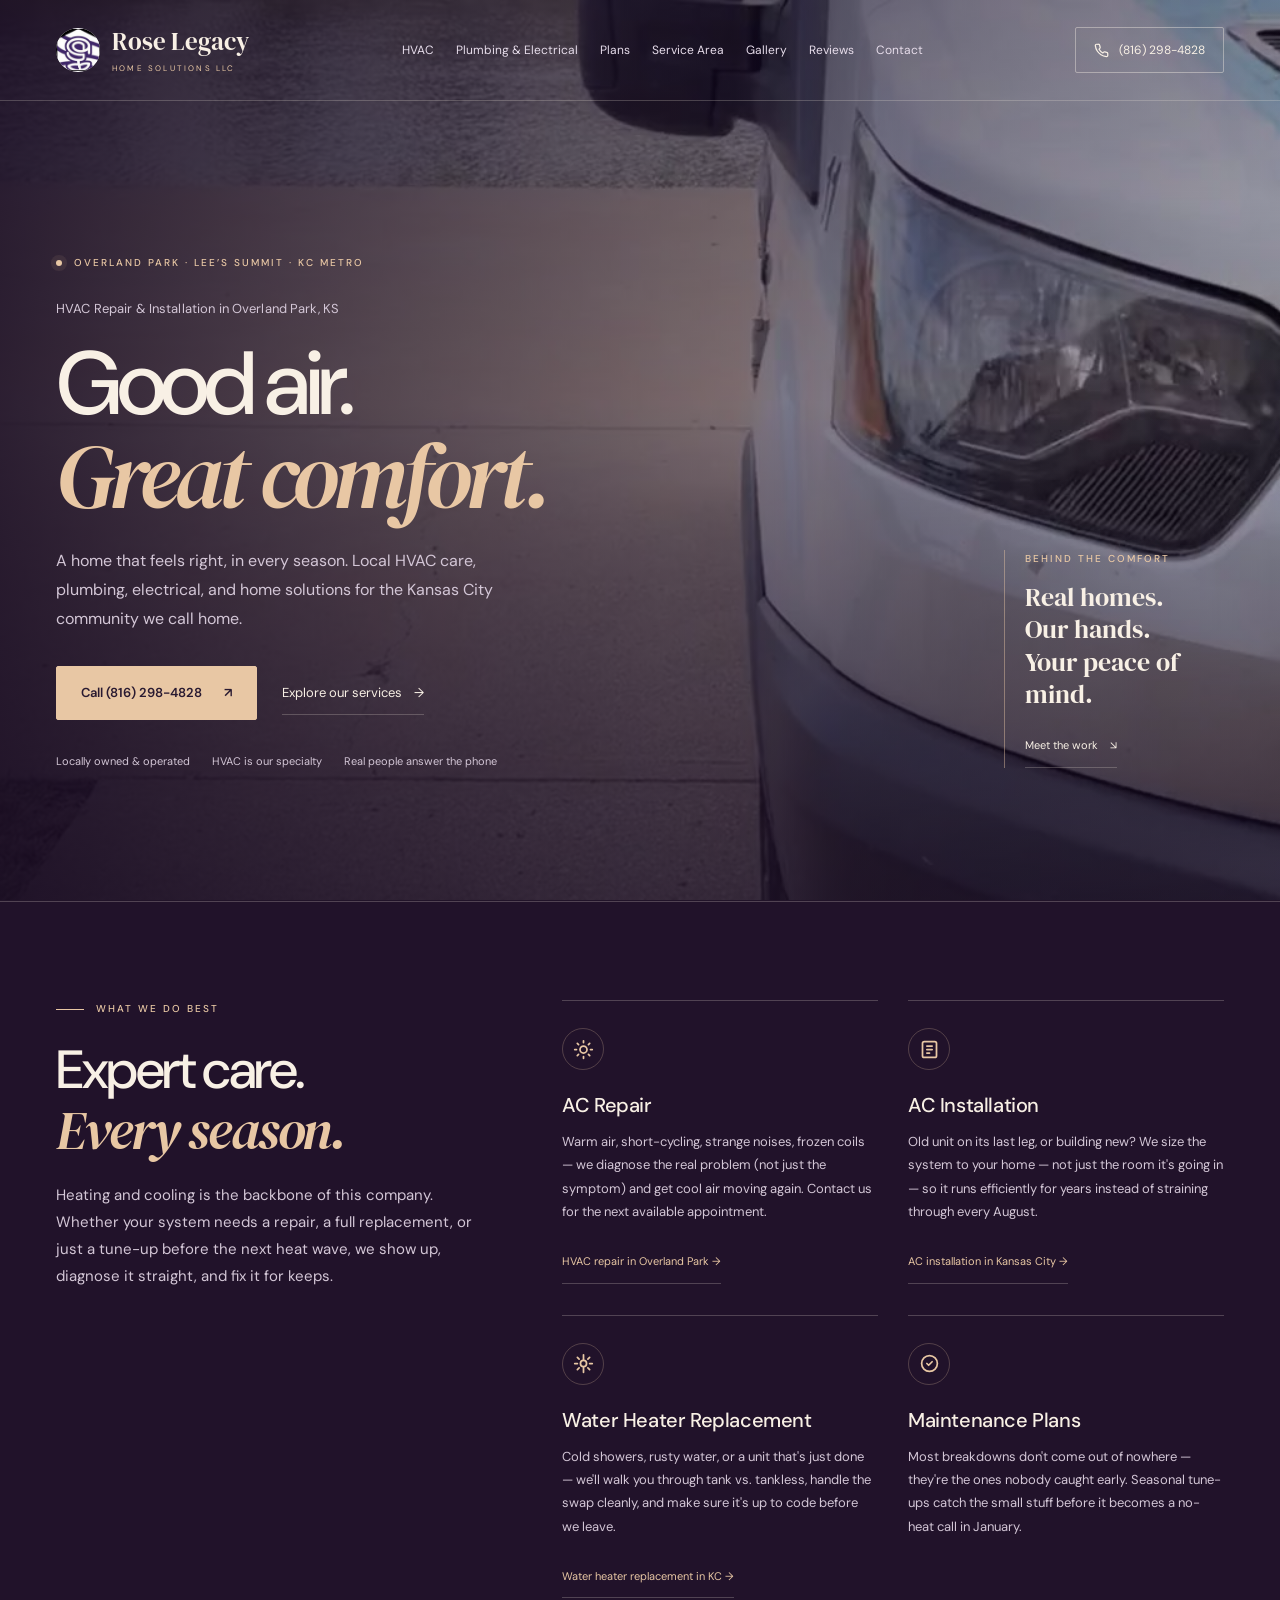
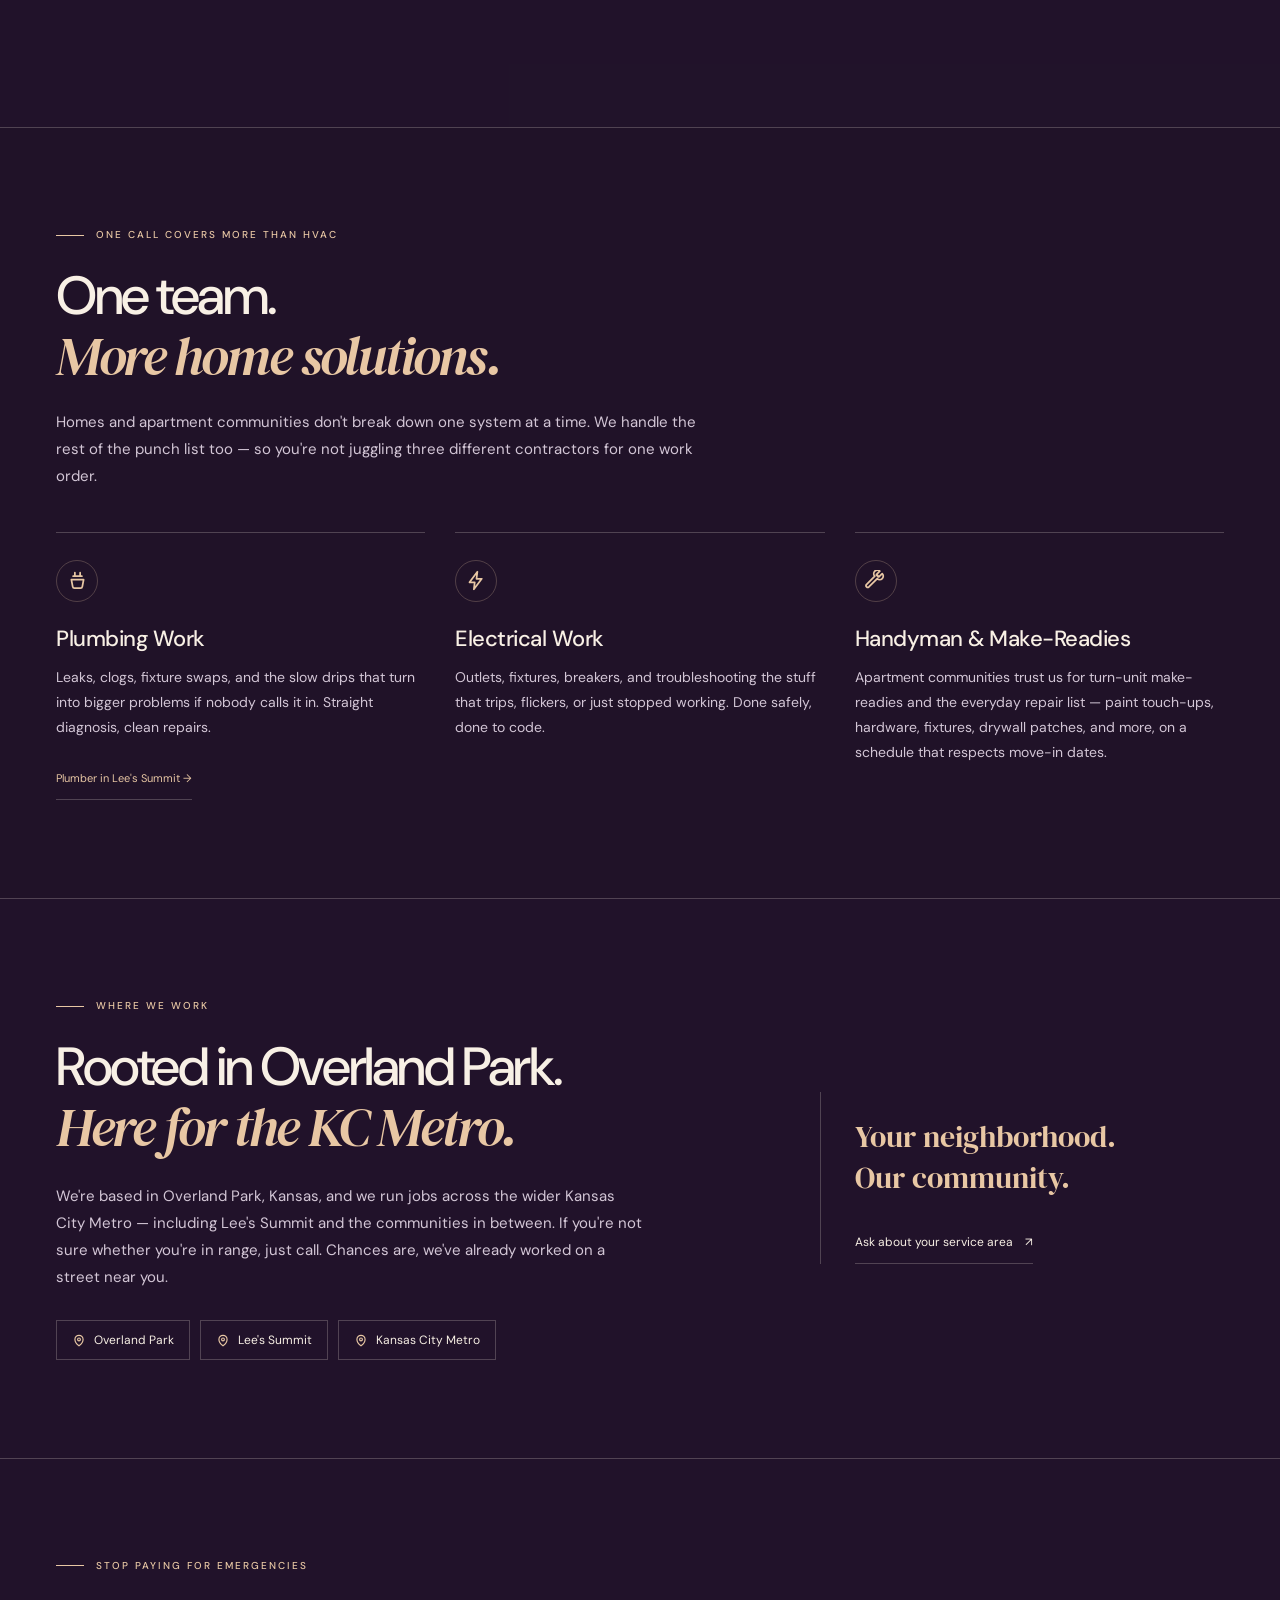
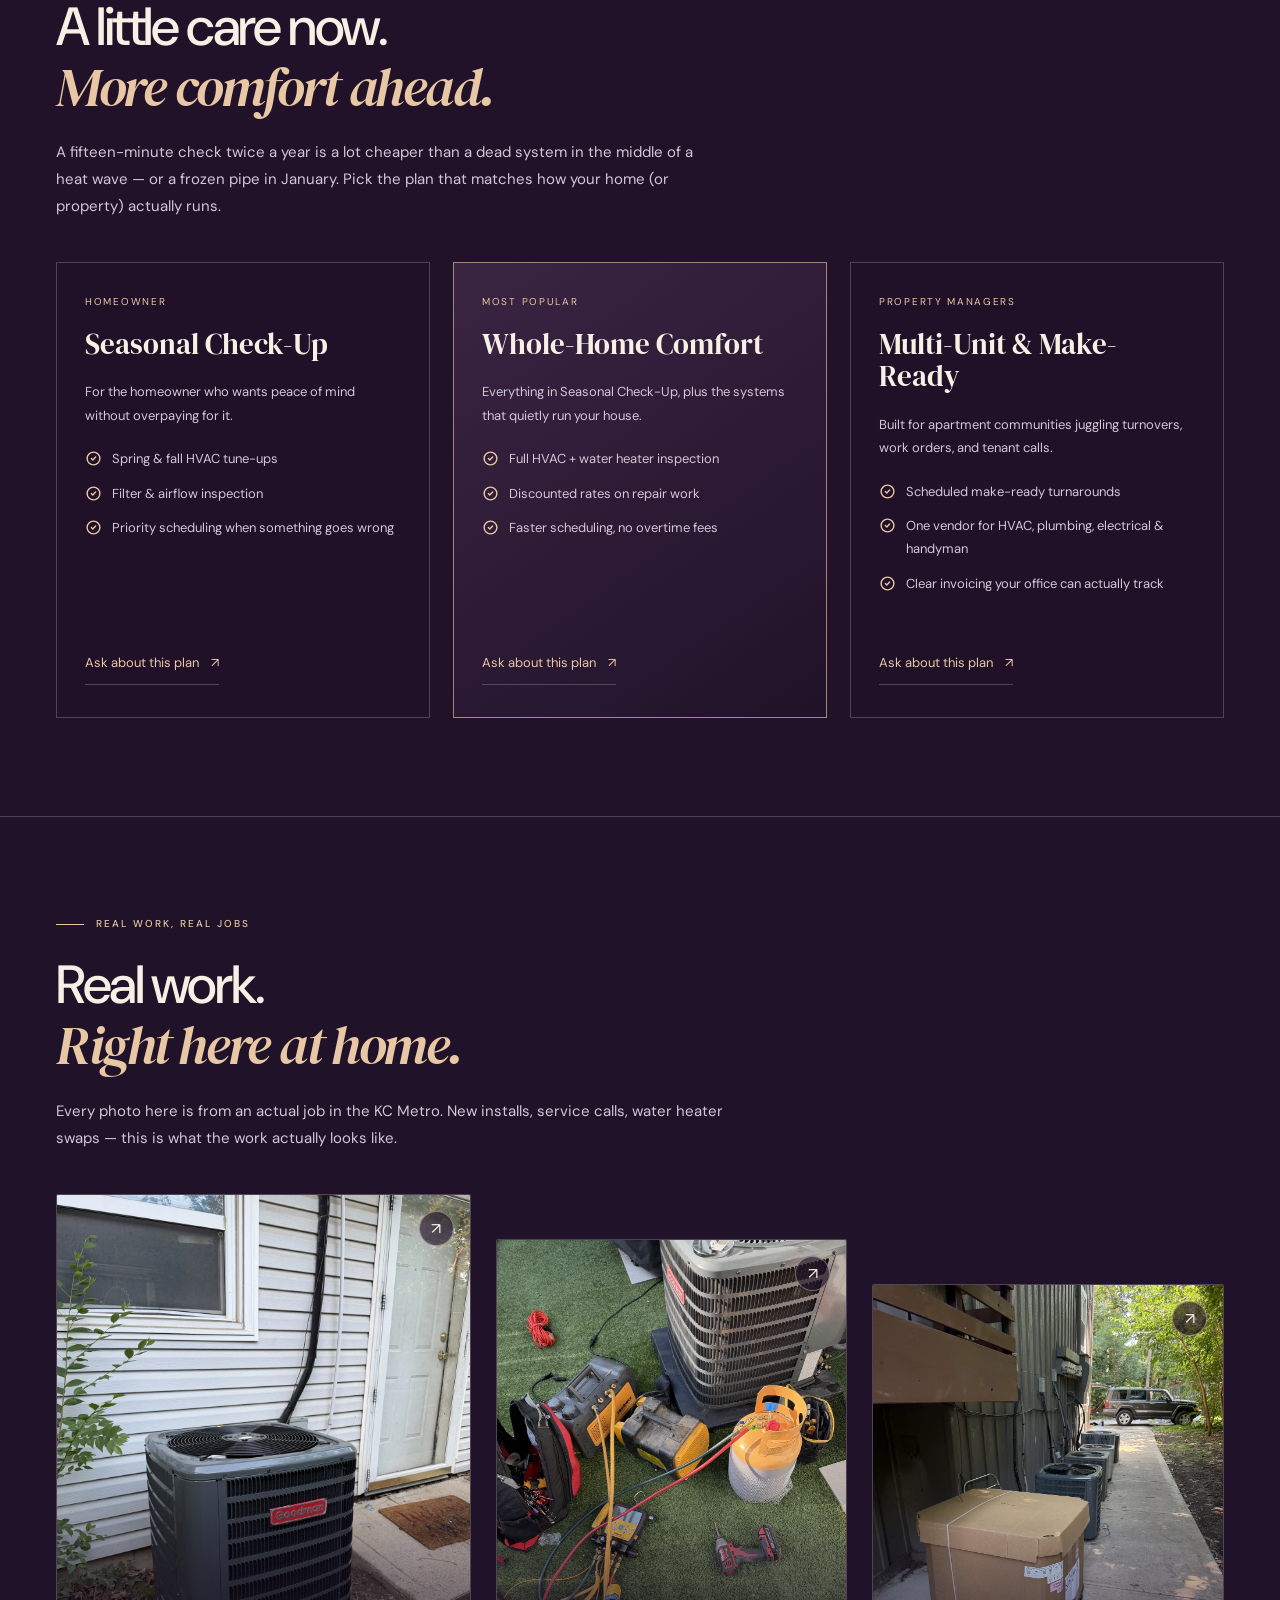
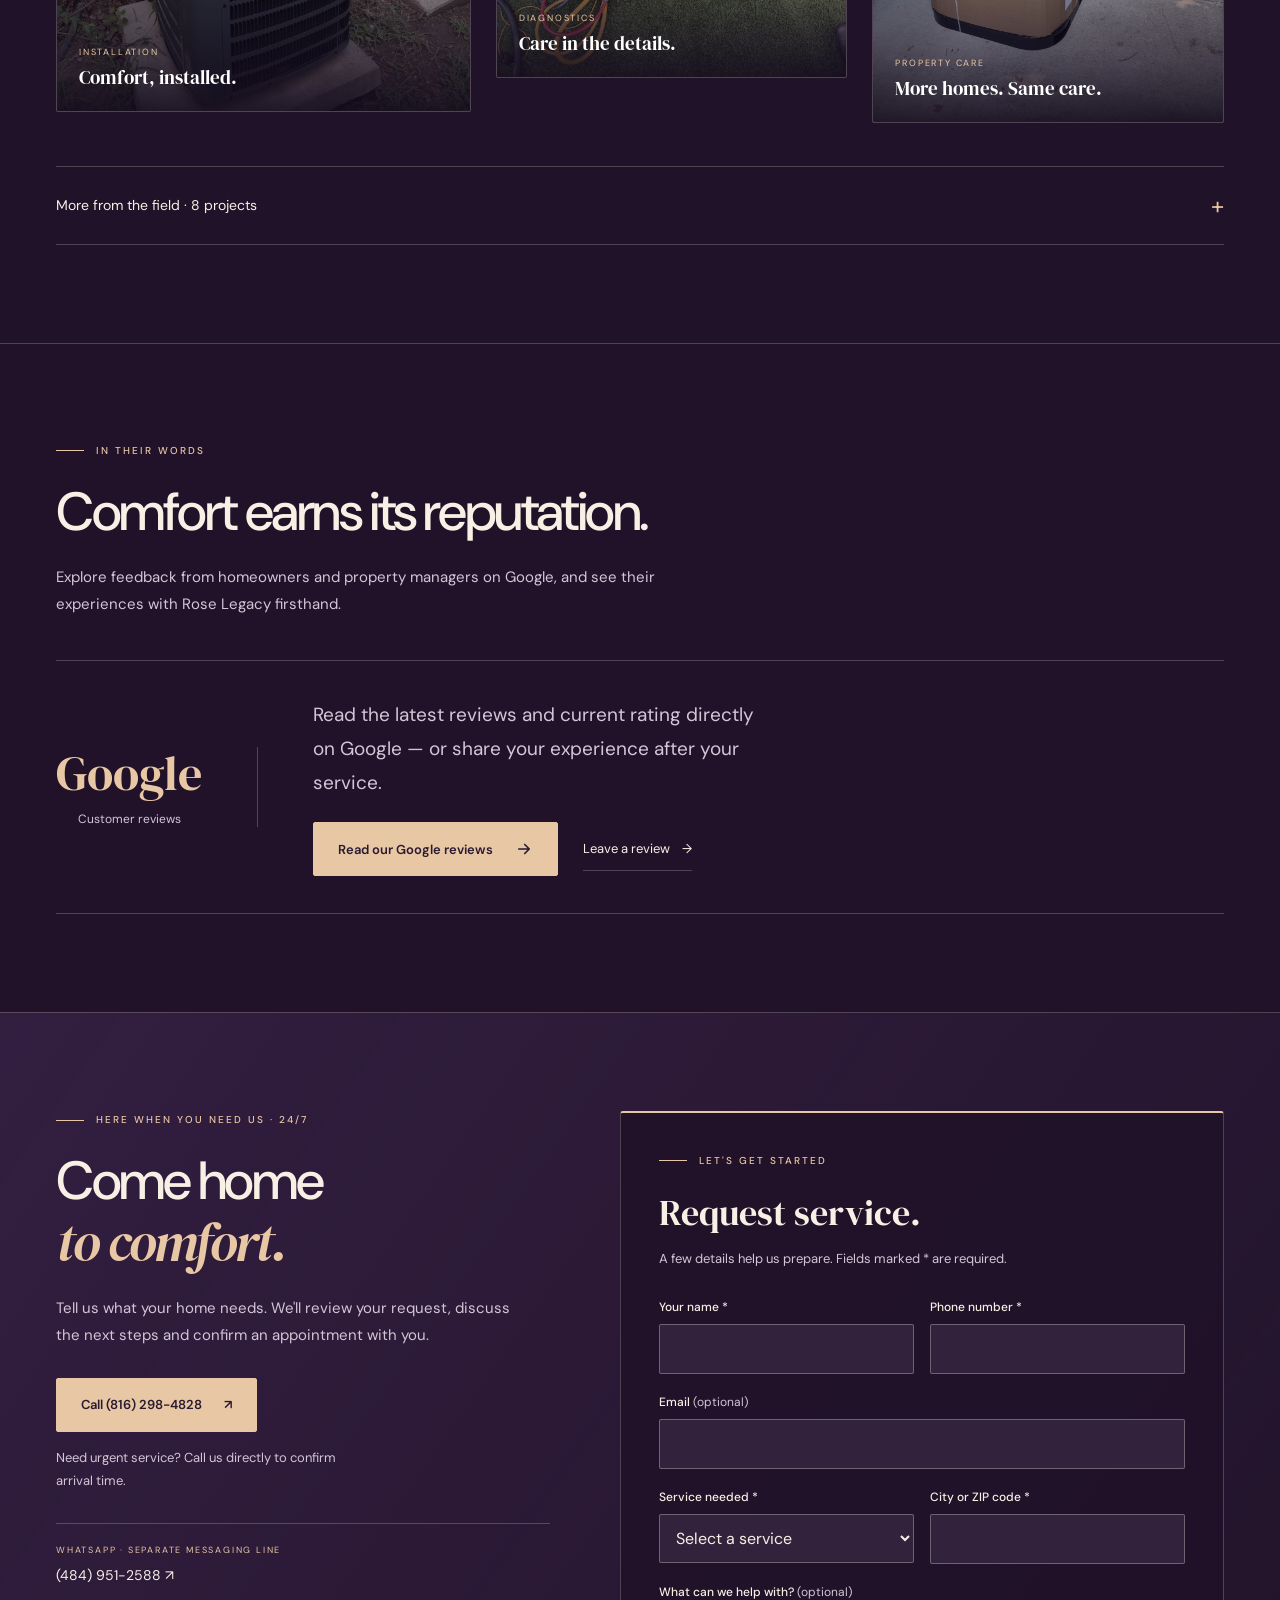
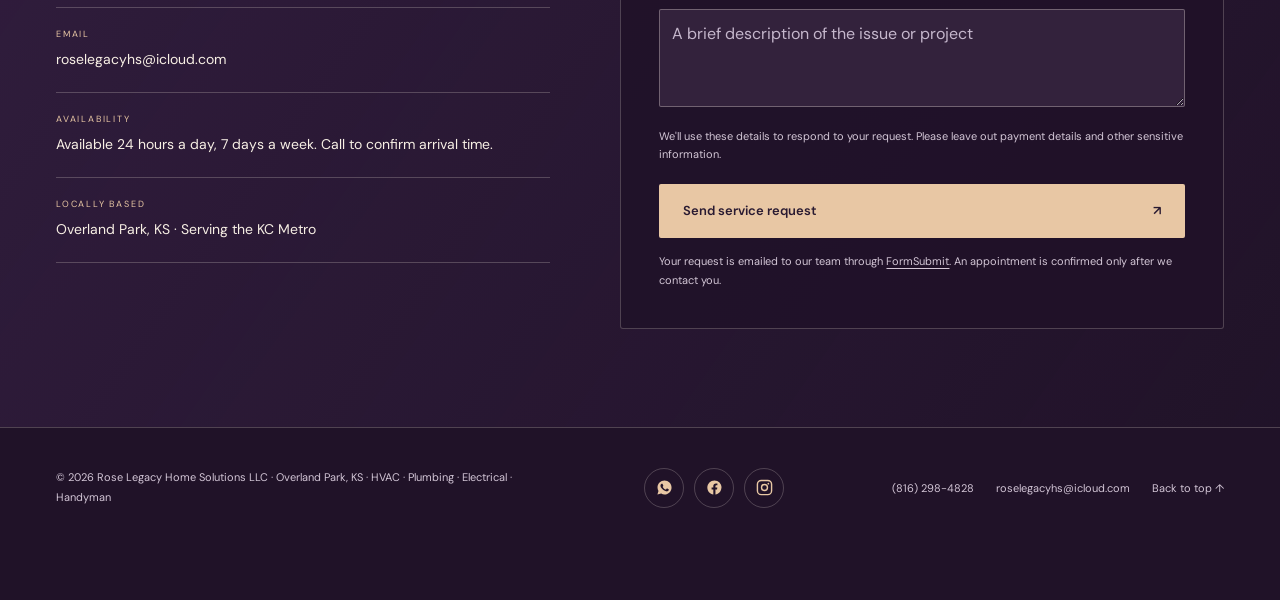
<file: index.html>
<!doctype html>
<html lang="en">
<head>
<meta charset="utf-8"/>
<meta name="viewport" content="width=device-width, initial-scale=1"/>
<meta name="google-site-verification" content="wVLBoTgdd4_NQJIqnuk5KeaVec1-3hJq8pyn7Z5aJFg" />
<title>HVAC & Plumbing Overland Park | Rose Legacy Home Solutions</title>
<meta name="description" content="Rose Legacy Home Solutions — HVAC repair & installation, plumbing, electrical and make-ready work across Overland Park, Lee's Summit & KC Metro. Call (816) 298-4828."/>
<meta name="keywords" content="HVAC repair Overland Park, plumber Lee's Summit, water heater replacement Kansas City, electrical contractor KC Metro, handyman, AC installation, furnace repair, make-ready apartment, property maintenance Kansas City"/>
<meta name="robots" content="index, follow"/>
<meta name="author" content="Rose Legacy Home Solutions LLC"/>
<link rel="canonical" href="https://roselegacyhs.com/"/>

<!-- Open Graph (Facebook / WhatsApp / LinkedIn) -->
<meta property="og:type" content="website"/>
<meta property="og:site_name" content="Rose Legacy Home Solutions LLC"/>
<meta property="og:title" content="Rose Legacy Home Solutions LLC — HVAC, Plumbing & Electrical · Overland Park & Lee's Summit"/>
<meta property="og:description" content="HVAC repair & installation, water heater replacement, plumbing, electrical, and make-ready handyman work across the Kansas City Metro. Overland Park · Lee's Summit · KC Metro."/>
<meta property="og:url" content="https://roselegacyhs.com/"/>
<meta property="og:image" content="https://roselegacyhs.com/logo.png"/>
<meta property="og:locale" content="en_US"/>

<!-- Twitter / X cards -->
<meta name="twitter:card" content="summary_large_image"/>
<meta name="twitter:title" content="Rose Legacy Home Solutions LLC — HVAC, Plumbing & Electrical"/>
<meta name="twitter:description" content="HVAC, plumbing, electrical & handyman work across the Kansas City Metro. Overland Park · Lee's Summit · KC Metro."/>
<meta name="twitter:image" content="https://roselegacyhs.com/logo.png"/>

<!-- Local business geo signals -->
<meta name="geo.region" content="US-KS"/>
<meta name="geo.placename" content="Overland Park, Kansas"/>
<meta name="geo.position" content="38.9822;-94.6708"/>
<meta name="ICBM" content="38.9822, -94.6708"/>
<meta name="theme-color" content="#211329"/>
<link rel="sitemap" type="application/xml" href="/sitemap.xml"/>

<!-- Business availability confirmed by the owner. Reviews link to their live source. -->
<script type="application/ld+json">
{
  "@context": "https://schema.org",
  "@type": "HVACBusiness",
  "name": "Rose Legacy Home Solutions LLC",
  "description": "HVAC repair & installation, plumbing, electrical, water heater replacement, and make-ready handyman work across Overland Park, Lee's Summit, and the Kansas City Metro. Locally owned. Available 24 hours a day, 7 days a week.",
  "image": "https://roselegacyhs.com/logo.png",
  "logo": "https://roselegacyhs.com/logo.png",
  "url": "https://roselegacyhs.com/",
  "telephone": "+1-816-298-4828",
  "email": "roselegacyhs@icloud.com",
  "priceRange": "$$",
  "address": {
    "@type": "PostalAddress",
    "addressLocality": "Overland Park",
    "addressRegion": "KS",
    "addressCountry": "US"
  },
  "geo": {
    "@type": "GeoCoordinates",
    "latitude": 38.9822,
    "longitude": -94.6708
  },
  "areaServed": [
    {
      "@type": "City",
      "name": "Overland Park"
    },
    {
      "@type": "City",
      "name": "Lee's Summit"
    },
    {
      "@type": "City",
      "name": "Kansas City"
    }
  ],
  "sameAs": [
    "https://www.facebook.com/profile.php?id=61576740384735",
    "https://www.instagram.com/roselegacyhvac"
  ],
  "hasOfferCatalog": {
    "@type": "OfferCatalog",
    "name": "Home Services",
    "itemListElement": [
      {
        "@type": "OfferCatalog",
        "name": "HVAC repair & installation"
      },
      {
        "@type": "OfferCatalog",
        "name": "Water heater replacement"
      },
      {
        "@type": "OfferCatalog",
        "name": "Plumbing"
      },
      {
        "@type": "OfferCatalog",
        "name": "Electrical"
      },
      {
        "@type": "OfferCatalog",
        "name": "Make-ready handyman work"
      }
    ]
  },
  "openingHoursSpecification": {
    "@type": "OpeningHoursSpecification",
    "dayOfWeek": [
      "Monday",
      "Tuesday",
      "Wednesday",
      "Thursday",
      "Friday",
      "Saturday",
      "Sunday"
    ],
    "opens": "00:00",
    "closes": "23:59"
  }
}
</script>

<link rel="icon" type="image/png" href="logo.png"/>
<link rel="apple-touch-icon" href="logo.png"/>
<link rel="preconnect" href="https://fonts.googleapis.com">
<link rel="preconnect" href="https://fonts.gstatic.com" crossorigin>
<link href="https://fonts.googleapis.com/css2?family=DM+Serif+Display:ital@0;1&family=DM+Sans:wght@300;400;500;600;700&display=swap" rel="stylesheet">
<link rel="stylesheet" href="/assets/styles.css"/>
<noscript><style>.nav{flex-wrap:wrap}.nav-links{position:static;visibility:visible;opacity:1;transform:none;display:flex;width:100%;max-height:none}.menu-btn{display:none}</style></noscript>
</head>
<body class="home-page">
<a class="skip-link" href="#top">Skip to content</a>
<div class="site-backdrop" aria-hidden="true">
  <picture>
    <source media="(max-aspect-ratio: 4/3)" srcset="/assets/media/roselegacy-mainvideo-poster-movil.jpg">
    <img src="/assets/media/roselegacy-mainvideo-poster-desktop.jpg" alt="" width="1280" height="720" fetchpriority="high">
  </picture>
  <video id="background-video" autoplay muted loop playsinline preload="none"></video>
</div>

<header id="site-header">
  <div class="nav">
    <a class="brand" href="#top">
      <img class="brand-mark" src="logo.png" alt="Rose Legacy Home Solutions logo" width="52" height="52" fetchpriority="high"/>
      <span>
        <span class="brand-name" style="display:block;">Rose Legacy</span>
        <span class="brand-sub">Home Solutions LLC</span>
      </span>
    </a>
    <nav class="nav-links" id="primary-nav" aria-label="Primary">
      <a href="#services">HVAC</a>
      <a href="#beyond">Plumbing &amp; Electrical</a>
      <a href="#plans">Plans</a>
      <a href="#area">Service Area</a>
      <a href="#gallery">Gallery</a>
      <a href="#reviews">Reviews</a>
      <a href="#contact">Contact</a>
    </nav>
    <div class="nav-right">
      <div class="social-icons">
        <a class="wsp" href="https://wa.me/14849512588" target="_blank" rel="noopener noreferrer" aria-label="WhatsApp: (484) 951-2588">
          <svg viewBox="0 0 24 24" fill="currentColor" aria-hidden="true"><path d="M12.04 2C6.58 2 2.13 6.45 2.13 11.91c0 1.77.46 3.45 1.34 4.95L2 22l5.29-1.39a9.9 9.9 0 0 0 4.75 1.21h.01c5.46 0 9.91-4.45 9.91-9.91C21.96 6.45 17.5 2 12.04 2Zm5.78 14.04c-.24.68-1.4 1.32-1.93 1.39-.49.07-1.12.1-1.81-.11-.42-.13-.95-.3-1.64-.59-2.88-1.24-4.76-4.13-4.9-4.32-.14-.19-1.18-1.57-1.18-3 0-1.42.75-2.12 1.01-2.41.27-.29.58-.36.78-.36.19 0 .39 0 .56.01.18.01.42-.07.65.5.24.58.81 2 .88 2.14.07.14.12.31.02.5-.1.19-.15.31-.29.48-.15.17-.31.37-.44.5-.15.14-.3.3-.13.59.17.29.76 1.25 1.63 2.02 1.12.99 2.06 1.31 2.36 1.45.29.15.46.13.63-.07.17-.21.72-.84.91-1.13.19-.29.39-.24.65-.14.27.1 1.69.8 1.98.94.29.15.48.21.55.34.07.13.07.74-.17 1.42Z"/></svg>
        </a>
        <a class="fb" href="https://www.facebook.com/profile.php?id=61576740384735" target="_blank" rel="noopener noreferrer" aria-label="Visit our Facebook page">
          <svg viewBox="0 0 24 24" fill="currentColor" aria-hidden="true"><path d="M22 12.06C22 6.5 17.52 2 11.94 2 6.36 2 1.88 6.5 1.88 12.06c0 5.02 3.66 9.18 8.45 9.94v-7.03H7.9v-2.91h2.43V9.94c0-2.4 1.43-3.73 3.62-3.73 1.05 0 2.15.19 2.15.19v2.36h-1.21c-1.2 0-1.57.74-1.57 1.5v1.8h2.67l-.43 2.91h-2.24v7.03c4.79-.76 8.45-4.92 8.45-9.94Z"/></svg>
        </a>
        <a class="ig" href="https://www.instagram.com/roselegacyhvac" target="_blank" rel="noopener noreferrer" aria-label="Follow us on Instagram">
          <svg viewBox="0 0 24 24" fill="none" stroke="currentColor" stroke-width="2" stroke-linecap="round" stroke-linejoin="round" aria-hidden="true"><rect x="2" y="2" width="20" height="20" rx="5.5"/><circle cx="12" cy="12" r="4.2"/><circle cx="17.4" cy="6.6" r="1.2" fill="currentColor" stroke="none"/></svg>
        </a>
      </div>
      <a class="nav-call" href="tel:+18162984828" aria-label="Call (816) 298-4828">
        <svg aria-hidden="true" viewBox="0 0 24 24" fill="none" stroke="currentColor" stroke-width="2" stroke-linecap="round" stroke-linejoin="round"><path d="M22 16.92v3a2 2 0 0 1-2.18 2 19.79 19.79 0 0 1-8.63-3.07 19.5 19.5 0 0 1-6-6A19.79 19.79 0 0 1 2.12 4.18 2 2 0 0 1 4.1 2h3a2 2 0 0 1 2 1.72c.13.96.36 1.9.7 2.81a2 2 0 0 1-.45 2.11L8.09 9.91a16 16 0 0 0 6 6l1.27-1.27a2 2 0 0 1 2.11-.45c.91.34 1.85.57 2.81.7A2 2 0 0 1 22 16.92Z"/></svg>
        (816) 298-4828
      </a>
      <button class="menu-btn" id="menu-btn" aria-label="Open menu" aria-expanded="false" aria-controls="primary-nav">
        <svg aria-hidden="true" class="icon-open" viewBox="0 0 24 24" fill="none" stroke="currentColor" stroke-width="2.2" stroke-linecap="round"><line x1="3" y1="6" x2="21" y2="6"/><line x1="3" y1="12" x2="21" y2="12"/><line x1="3" y1="18" x2="21" y2="18"/></svg>
        <svg aria-hidden="true" class="icon-close" viewBox="0 0 24 24" fill="none" stroke="currentColor" stroke-width="2.2" stroke-linecap="round"><line x1="6" y1="6" x2="18" y2="18"/><line x1="18" y1="6" x2="6" y2="18"/></svg>
      </button>
    </div>
  </div>
</header>

<main id="top" tabindex="-1">

  <section class="hero" aria-labelledby="hero-title">
    <div class="wrap hero-grid">
      <div class="hero-copy">
        <span class="eyebrow"><span class="dot"></span>Overland Park · Lee’s Summit · KC Metro</span>
        <h1 id="hero-title"><span class="hero-kicker">HVAC Repair &amp; Installation in Overland Park, KS</span>Good air.<em>Great comfort.</em></h1>
        <p class="lede">A home that feels right, in every season. Local HVAC care, plumbing, electrical, and home solutions for the Kansas City community we call home.</p>
        <div class="hero-actions">
          <a class="btn-primary" href="tel:+18162984828">Call (816) 298-4828 <span aria-hidden="true">↗</span></a>
          <a class="text-link" href="#services">Explore our services <span aria-hidden="true">→</span></a>
        </div>
        <div class="hero-strip"><span>Locally owned &amp; operated</span><span>HVAC is our specialty</span><span>Real people answer the phone</span></div>
      </div>
      <aside class="hero-note"><span class="eyebrow">Behind the comfort</span><p>Real homes.<br>Our hands.<br>Your peace of mind.</p><a class="text-link" href="#gallery">Meet the work <span aria-hidden="true">↘</span></a></aside>
    </div>
  </section>

  <!-- ============ HVAC SERVICES (the strong service) ============ -->
  <section id="services">
    <div class="wrap hvac-band">
      <div class="hvac-layout">
        <div class="section-head" data-reveal>
          <span class="kicker">What we do best</span>
          <h2>Expert care.<em>Every season.</em></h2>
          <p>Heating and cooling is the backbone of this company. Whether your system needs a repair, a full replacement, or just a tune-up before the next heat wave, we show up, diagnose it straight, and fix it for keeps.</p>
        </div>
        <div class="hvac-grid" data-reveal="stagger">
          <div class="hvac-card">
            <div class="icon">
              <svg aria-hidden="true" viewBox="0 0 24 24" fill="none" stroke="currentColor" stroke-width="2" stroke-linecap="round" stroke-linejoin="round"><path d="M12 2v2M12 20v2M4.93 4.93l1.41 1.41M17.66 17.66l1.41 1.41M2 12h2M20 12h2M6.34 17.66l-1.41 1.41M19.07 4.93l-1.41 1.41"/><circle cx="12" cy="12" r="4"/></svg>
            </div>
            <h3>AC Repair</h3>
            <p>Warm air, short-cycling, strange noises, frozen coils — we diagnose the real problem (not just the symptom) and get cool air moving again. Contact us for the next available appointment.</p>
            <a class="card-link" href="/hvac-repair-overland-park">HVAC repair in Overland Park →</a>
          </div>
          <div class="hvac-card">
            <div class="icon">
              <svg aria-hidden="true" viewBox="0 0 24 24" fill="none" stroke="currentColor" stroke-width="2" stroke-linecap="round" stroke-linejoin="round"><rect x="4" y="3" width="16" height="18" rx="2"/><path d="M9 8h6M9 12h6M9 16h3"/></svg>
            </div>
            <h3>AC Installation</h3>
            <p>Old unit on its last leg, or building new? We size the system to your home — not just the room it's going in — so it runs efficiently for years instead of straining through every August.</p>
            <a class="card-link" href="/ac-installation-kansas-city">AC installation in Kansas City →</a>
          </div>
          <div class="hvac-card">
            <div class="icon">
              <svg aria-hidden="true" viewBox="0 0 24 24" fill="none" stroke="currentColor" stroke-width="2" stroke-linecap="round" stroke-linejoin="round"><path d="M12 2v6M12 22v-6M5 12H2M22 12h-3M7 7l-2-2M19 19l-2-2M7 17l-2 2M19 5l-2 2"/><circle cx="12" cy="12" r="3.5"/></svg>
            </div>
            <h3>Water Heater Replacement</h3>
            <p>Cold showers, rusty water, or a unit that's just done — we'll walk you through tank vs. tankless, handle the swap cleanly, and make sure it's up to code before we leave.</p>
            <a class="card-link" href="/water-heater-replacement-kansas-city">Water heater replacement in KC →</a>
          </div>
          <div class="hvac-card">
            <div class="icon">
              <svg aria-hidden="true" viewBox="0 0 24 24" fill="none" stroke="currentColor" stroke-width="2" stroke-linecap="round" stroke-linejoin="round"><path d="M9 12l2 2 4-4"/><circle cx="12" cy="12" r="9"/></svg>
            </div>
            <h3>Maintenance Plans</h3>
            <p>Most breakdowns don't come out of nowhere — they're the ones nobody caught early. Seasonal tune-ups catch the small stuff before it becomes a no-heat call in January.</p>
          </div>
        </div>
      </div>
    </div>
  </section>

  <!-- ============ BEYOND HVAC ============ -->
  <section id="beyond">
    <div class="wrap">
      <div class="section-head" data-reveal>
        <span class="kicker">One call covers more than HVAC</span>
        <h2>One team.<em>More home solutions.</em></h2>
        <p>Homes and apartment communities don't break down one system at a time. We handle the rest of the punch list too — so you're not juggling three different contractors for one work order.</p>
      </div>
      <div class="beyond-grid" data-reveal="stagger">
        <div class="beyond-card">
          <div class="icon"><svg aria-hidden="true" viewBox="0 0 24 24" fill="none" stroke="currentColor" stroke-width="2" stroke-linecap="round" stroke-linejoin="round"><path d="M7 7h10M9 3v4M15 3v4M5 11h14l-1.5 8a2 2 0 0 1-2 1.7H8.5a2 2 0 0 1-2-1.7L5 11Z"/></svg></div>
          <div><h3>Plumbing Work</h3><p>Leaks, clogs, fixture swaps, and the slow drips that turn into bigger problems if nobody calls it in. Straight diagnosis, clean repairs.</p><a class="card-link" href="/plumbing-lees-summit">Plumber in Lee's Summit →</a></div>
        </div>
        <div class="beyond-card">
          <div class="icon"><svg aria-hidden="true" viewBox="0 0 24 24" fill="none" stroke="currentColor" stroke-width="2" stroke-linecap="round" stroke-linejoin="round"><path d="M13 2 4 14h6l-1 8 9-12h-6l1-8z"/></svg></div>
          <div><h3>Electrical Work</h3><p>Outlets, fixtures, breakers, and troubleshooting the stuff that trips, flickers, or just stopped working. Done safely, done to code.</p></div>
        </div>
        <div class="beyond-card">
          <div class="icon"><svg aria-hidden="true" viewBox="0 0 24 24" fill="none" stroke="currentColor" stroke-width="2" stroke-linecap="round" stroke-linejoin="round"><path d="M14.7 6.3a1 1 0 0 0 1.4 1.4l3.6-3.6a4 4 0 0 1-5.7 5.7L4.4 19.4a2 2 0 0 1-2.8-2.8L11.2 7a4 4 0 0 1 5.7-5.7l-3.6 3.6a1 1 0 0 0 1.4 1.4Z"/></svg></div>
          <div><h3>Handyman &amp; Make-Readies</h3><p>Apartment communities trust us for turn-unit make-readies and the everyday repair list — paint touch-ups, hardware, fixtures, drywall patches, and more, on a schedule that respects move-in dates.</p></div>
        </div>
      </div>
    </div>
  </section>

  <!-- ============ SERVICE AREA ============ -->
  <section id="area">
    <div class="wrap">
      <div class="area-section" data-reveal>
        <div class="area-inner">
          <div>
            <span class="kicker">Where we work</span>
            <h2>Rooted in Overland Park.<em>Here for the KC Metro.</em></h2>
            <p>We're based in Overland Park, Kansas, and we run jobs across the wider Kansas City Metro — including Lee's Summit and the communities in between. If you're not sure whether you're in range, just call. Chances are, we've already worked on a street near you.</p>
            <div class="city-list">
              <span class="city-pill"><svg aria-hidden="true" viewBox="0 0 24 24" fill="none" stroke="currentColor" stroke-width="2" stroke-linecap="round" stroke-linejoin="round"><path d="M12 22s7-5.4 7-11a7 7 0 1 0-14 0c0 5.6 7 11 7 11Z"/><circle cx="12" cy="11" r="2.4"/></svg> Overland Park</span>
              <span class="city-pill"><svg aria-hidden="true" viewBox="0 0 24 24" fill="none" stroke="currentColor" stroke-width="2" stroke-linecap="round" stroke-linejoin="round"><path d="M12 22s7-5.4 7-11a7 7 0 1 0-14 0c0 5.6 7 11 7 11Z"/><circle cx="12" cy="11" r="2.4"/></svg> Lee's Summit</span>
              <span class="city-pill"><svg aria-hidden="true" viewBox="0 0 24 24" fill="none" stroke="currentColor" stroke-width="2" stroke-linecap="round" stroke-linejoin="round"><path d="M12 22s7-5.4 7-11a7 7 0 1 0-14 0c0 5.6 7 11 7 11Z"/><circle cx="12" cy="11" r="2.4"/></svg> Kansas City Metro</span>
            </div>
          </div>
          <aside class="area-note"><p>Your neighborhood.<br>Our community.</p><a class="text-link" href="tel:+18162984828">Ask about your service area <span aria-hidden="true">↗</span></a></aside>
        </div>
      </div>
    </div>
  </section>

  <!-- ============ MAINTENANCE PLANS ============ -->
  <section id="plans">
    <div class="wrap">
      <div class="section-head" data-reveal>
        <span class="kicker">Stop paying for emergencies</span>
        <h2>A little care now.<em>More comfort ahead.</em></h2>
        <p>A fifteen-minute check twice a year is a lot cheaper than a dead system in the middle of a heat wave — or a frozen pipe in January. Pick the plan that matches how your home (or property) actually runs.</p>
      </div>
      <div class="plans-grid" data-reveal="stagger">
        <div class="plan-card">
          <span class="plan-tag">Homeowner</span>
          <h3>Seasonal Check-Up</h3>
          <p>For the homeowner who wants peace of mind without overpaying for it.</p>
          <ul>
            <li><svg aria-hidden="true" viewBox="0 0 24 24" fill="none" stroke="currentColor" stroke-width="2" stroke-linecap="round" stroke-linejoin="round"><path d="M9 12l2 2 4-4"/><circle cx="12" cy="12" r="9"/></svg> Spring &amp; fall HVAC tune-ups</li>
            <li><svg aria-hidden="true" viewBox="0 0 24 24" fill="none" stroke="currentColor" stroke-width="2" stroke-linecap="round" stroke-linejoin="round"><path d="M9 12l2 2 4-4"/><circle cx="12" cy="12" r="9"/></svg> Filter &amp; airflow inspection</li>
            <li><svg aria-hidden="true" viewBox="0 0 24 24" fill="none" stroke="currentColor" stroke-width="2" stroke-linecap="round" stroke-linejoin="round"><path d="M9 12l2 2 4-4"/><circle cx="12" cy="12" r="9"/></svg> Priority scheduling when something goes wrong</li>
          </ul>
          <a class="text-link" href="#contact">Ask about this plan <span aria-hidden="true">↗</span></a>
        </div>
        <div class="plan-card featured">
          <span class="plan-tag">Most popular</span>
          <h3>Whole-Home Comfort</h3>
          <p>Everything in Seasonal Check-Up, plus the systems that quietly run your house.</p>
          <ul>
            <li><svg aria-hidden="true" viewBox="0 0 24 24" fill="none" stroke="currentColor" stroke-width="2" stroke-linecap="round" stroke-linejoin="round"><path d="M9 12l2 2 4-4"/><circle cx="12" cy="12" r="9"/></svg> Full HVAC + water heater inspection</li>
            <li><svg aria-hidden="true" viewBox="0 0 24 24" fill="none" stroke="currentColor" stroke-width="2" stroke-linecap="round" stroke-linejoin="round"><path d="M9 12l2 2 4-4"/><circle cx="12" cy="12" r="9"/></svg> Discounted rates on repair work</li>
            <li><svg aria-hidden="true" viewBox="0 0 24 24" fill="none" stroke="currentColor" stroke-width="2" stroke-linecap="round" stroke-linejoin="round"><path d="M9 12l2 2 4-4"/><circle cx="12" cy="12" r="9"/></svg> Faster scheduling, no overtime fees</li>
          </ul>
          <a class="text-link" href="#contact">Ask about this plan <span aria-hidden="true">↗</span></a>
        </div>
        <div class="plan-card">
          <span class="plan-tag">Property managers</span>
          <h3>Multi-Unit &amp; Make-Ready</h3>
          <p>Built for apartment communities juggling turnovers, work orders, and tenant calls.</p>
          <ul>
            <li><svg aria-hidden="true" viewBox="0 0 24 24" fill="none" stroke="currentColor" stroke-width="2" stroke-linecap="round" stroke-linejoin="round"><path d="M9 12l2 2 4-4"/><circle cx="12" cy="12" r="9"/></svg> Scheduled make-ready turnarounds</li>
            <li><svg aria-hidden="true" viewBox="0 0 24 24" fill="none" stroke="currentColor" stroke-width="2" stroke-linecap="round" stroke-linejoin="round"><path d="M9 12l2 2 4-4"/><circle cx="12" cy="12" r="9"/></svg> One vendor for HVAC, plumbing, electrical &amp; handyman</li>
            <li><svg aria-hidden="true" viewBox="0 0 24 24" fill="none" stroke="currentColor" stroke-width="2" stroke-linecap="round" stroke-linejoin="round"><path d="M9 12l2 2 4-4"/><circle cx="12" cy="12" r="9"/></svg> Clear invoicing your office can actually track</li>
          </ul>
          <a class="text-link" href="#contact">Ask about this plan <span aria-hidden="true">↗</span></a>
        </div>
      </div>
    </div>
  </section>

  <!-- ============ GALLERY ============ -->
  <section id="gallery">
    <div class="wrap">
      <div class="section-head" data-reveal>
        <span class="kicker">Real work, real jobs</span>
        <h2>Real work.<em>Right here at home.</em></h2>
        <p>Every photo here is from an actual job in the KC Metro. New installs, service calls, water heater swaps — this is what the work actually looks like.</p>
      </div>

      <div class="featured-gallery">
<button type="button" class="gallery-item" data-img="/assets/media/instalacion-ac-residencial.webp" data-tag="Installation" data-label="Comfort, installed." aria-label="View photo: Goodman air conditioning installation beside a home"><img src="/assets/media/instalacion-ac-residencial.webp" alt="Goodman air conditioning installation beside a home" width="1200" height="1600" loading="lazy" decoding="async"><span class="g-zoom" aria-hidden="true">↗</span><span class="g-panel"><span class="g-tag">Installation</span><span class="g-label">Comfort, installed.</span></span></button>
<button type="button" class="gallery-item" data-img="/assets/media/diagnostico-hvac-herramientas.webp" data-tag="Diagnostics" data-label="Care in the details." aria-label="View photo: HVAC gauges and tools alongside an air conditioning unit"><img src="/assets/media/diagnostico-hvac-herramientas.webp" alt="HVAC gauges and tools alongside an air conditioning unit" width="1200" height="1600" loading="lazy" decoding="async"><span class="g-zoom" aria-hidden="true">↗</span><span class="g-panel"><span class="g-tag">Diagnostics</span><span class="g-label">Care in the details.</span></span></button>
<button type="button" class="gallery-item" data-img="/assets/media/equipos-ac-multiunidad.webp" data-tag="Property care" data-label="More homes. Same care." aria-label="View photo: Air conditioning equipment beside a residential property"><img src="/assets/media/equipos-ac-multiunidad.webp" alt="Air conditioning equipment beside a residential property" width="1200" height="1600" loading="lazy" decoding="async"><span class="g-zoom" aria-hidden="true">↗</span><span class="g-panel"><span class="g-tag">Property care</span><span class="g-label">More homes. Same care.</span></span></button>
</div>
<details class="gallery-more"><summary>More from the field · 8 projects</summary>
<div class="gallery-grid">

        <button type="button" class="gallery-item gi-1" data-img="photos/IMG_9156.jpg" data-tag="Our Team" data-label="Rose Legacy on the job, KC Metro">
          <img src="photos/IMG_9156.jpg" alt="Rose Legacy branded service van at a KC Metro property" loading="lazy"/>
          <span class="g-zoom"><svg aria-hidden="true" viewBox="0 0 24 24" fill="none" stroke="currentColor" stroke-width="2" stroke-linecap="round" stroke-linejoin="round"><path d="M15 3h6v6M9 21H3v-6M21 3l-7 7M3 21l7-7"/></svg></span>
          <span class="g-panel">
            <span class="g-tag">Our Team</span>
            <span class="g-label">Rose Legacy on the job, KC Metro</span>
          </span>
        </button>

        <button type="button" class="gallery-item gi-2" data-img="photos/IMG_3116.jpg" data-tag="AC Installation" data-label="New Goodman unit — clean install">
          <img src="photos/IMG_3116.jpg" alt="New Goodman AC unit installed at residential property" loading="lazy"/>
          <span class="g-zoom"><svg aria-hidden="true" viewBox="0 0 24 24" fill="none" stroke="currentColor" stroke-width="2" stroke-linecap="round" stroke-linejoin="round"><path d="M15 3h6v6M9 21H3v-6M21 3l-7 7M3 21l7-7"/></svg></span>
          <span class="g-panel">
            <span class="g-tag">AC Installation</span>
            <span class="g-label">New Goodman unit — clean install</span>
          </span>
        </button>

        <button type="button" class="gallery-item gi-3" data-img="photos/IMG_9329.jpg" data-tag="AC Installation" data-label="Residential AC — Overland Park">
          <img src="photos/IMG_9329.jpg" alt="AC unit installed at brick residential home" loading="lazy"/>
          <span class="g-zoom"><svg aria-hidden="true" viewBox="0 0 24 24" fill="none" stroke="currentColor" stroke-width="2" stroke-linecap="round" stroke-linejoin="round"><path d="M15 3h6v6M9 21H3v-6M21 3l-7 7M3 21l7-7"/></svg></span>
          <span class="g-panel">
            <span class="g-tag">AC Installation</span>
            <span class="g-label">Residential AC — Overland Park</span>
          </span>
        </button>

        <button type="button" class="gallery-item gi-4" data-img="photos/IMG_8417.jpg" data-tag="Our Fleet" data-label="Rose Legacy service van">
          <img src="photos/IMG_8417.jpg" alt="Rose Legacy service van front with branded hood logo" loading="lazy"/>
          <span class="g-zoom"><svg aria-hidden="true" viewBox="0 0 24 24" fill="none" stroke="currentColor" stroke-width="2" stroke-linecap="round" stroke-linejoin="round"><path d="M15 3h6v6M9 21H3v-6M21 3l-7 7M3 21l7-7"/></svg></span>
          <span class="g-panel">
            <span class="g-tag">Our Fleet</span>
            <span class="g-label">Rose Legacy service van</span>
          </span>
        </button>

        <button type="button" class="gallery-item gi-5" data-img="photos/IMG_7684.jpg" data-tag="Water Heater Replacement" data-label="Rheem water heater + HVAC — full system">
          <img src="photos/IMG_7684.jpg" alt="Rheem water heater and HVAC system installed side by side" loading="lazy"/>
          <span class="g-zoom"><svg aria-hidden="true" viewBox="0 0 24 24" fill="none" stroke="currentColor" stroke-width="2" stroke-linecap="round" stroke-linejoin="round"><path d="M15 3h6v6M9 21H3v-6M21 3l-7 7M3 21l7-7"/></svg></span>
          <span class="g-panel">
            <span class="g-tag">Water Heater Replacement</span>
            <span class="g-label">Rheem water heater + HVAC — full system</span>
          </span>
        </button>

        <button type="button" class="gallery-item gi-6" data-img="photos/IMG_3114.jpg" data-tag="AC Service" data-label="Refrigerant charge &amp; diagnostics">
          <img src="photos/IMG_3114.jpg" alt="AC unit being serviced with manifold gauges and refrigerant tank" loading="lazy"/>
          <span class="g-zoom"><svg aria-hidden="true" viewBox="0 0 24 24" fill="none" stroke="currentColor" stroke-width="2" stroke-linecap="round" stroke-linejoin="round"><path d="M15 3h6v6M9 21H3v-6M21 3l-7 7M3 21l7-7"/></svg></span>
          <span class="g-panel">
            <span class="g-tag">AC Service</span>
            <span class="g-label">Refrigerant charge &amp; diagnostics</span>
          </span>
        </button>

        <button type="button" class="gallery-item gi-7" data-img="photos/IMG_9328.jpg" data-tag="Commercial / Multi-Unit" data-label="Mechanical room — complex install">
          <img src="photos/IMG_9328.jpg" alt="HVAC mechanical room with piping and equipment installation" loading="lazy"/>
          <span class="g-zoom"><svg aria-hidden="true" viewBox="0 0 24 24" fill="none" stroke="currentColor" stroke-width="2" stroke-linecap="round" stroke-linejoin="round"><path d="M15 3h6v6M9 21H3v-6M21 3l-7 7M3 21l7-7"/></svg></span>
          <span class="g-panel">
            <span class="g-tag">Commercial / Multi-Unit</span>
            <span class="g-label">Mechanical room — complex install</span>
          </span>
        </button>

        <button type="button" class="gallery-item gi-8" data-img="photos/IMG_9692.jpg" data-tag="AC Repair" data-label="Fan motor — precision work">
          <img src="photos/IMG_9692.jpg" alt="Fan motor replacement inside AC condenser unit" loading="lazy"/>
          <span class="g-zoom"><svg aria-hidden="true" viewBox="0 0 24 24" fill="none" stroke="currentColor" stroke-width="2" stroke-linecap="round" stroke-linejoin="round"><path d="M15 3h6v6M9 21H3v-6M21 3l-7 7M3 21l7-7"/></svg></span>
          <span class="g-panel">
            <span class="g-tag">AC Repair</span>
            <span class="g-label">Fan motor — precision work</span>
          </span>
        </button>

      </div>
      </details>
    </div>
  </section>

  <!-- Lightbox -->
  <dialog class="lightbox" id="lightbox" aria-label="Project photo viewer" aria-describedby="lb-caption">
    <div class="lightbox-inner">
      <div class="lightbox-toolbar"><p id="lb-count" aria-live="polite"></p><button class="lightbox-close" id="lb-close" type="button" aria-label="Close photo">×</button></div>
      <button class="lb-nav prev" id="lb-prev" type="button" aria-label="Previous photo">←</button>
      <img id="lb-img" alt="">
      <button class="lb-nav next" id="lb-next" type="button" aria-label="Next photo">→</button>
      <p class="lightbox-caption" id="lb-caption" aria-live="polite"></p>
    </div>
  </dialog>

  <!-- ============ REVIEWS ============ -->
  <section id="reviews">
    <div class="wrap">
      <div class="section-head" data-reveal>
        <span class="kicker">In their words</span>
        <h2>Comfort earns its reputation.</h2>
        <p>Explore feedback from homeowners and property managers on Google, and see their experiences with Rose Legacy firsthand.</p>
      </div>
      <div class="google-rating" data-reveal>
        <div class="gr-score">
          <span class="review-source">Google</span>
          <span class="gr-count">Customer reviews</span>
        </div>
        <div class="gr-cta">
          <p>Read the latest reviews and current rating directly on Google — or share your experience after your service.</p>
          <div class="gr-actions">
            <a class="btn-primary" href="https://g.page/r/CfQZgGsk7bBTEAI" target="_blank" rel="noopener noreferrer">
              Read our Google reviews
              <svg aria-hidden="true" viewBox="0 0 24 24" fill="none" stroke="currentColor" stroke-width="2.2" stroke-linecap="round" stroke-linejoin="round"><path d="M5 12h14M13 6l6 6-6 6"/></svg>
            </a>
            <a class="text-link" href="https://g.page/r/CfQZgGsk7bBTEAI/review" target="_blank" rel="noopener noreferrer">Leave a review <span aria-hidden="true">→</span></a>
          </div>
        </div>
      </div>
    </div>
  </section>

  <!-- ============ CONTACT ============ -->
  <section id="contact">
    <div class="wrap">
      <div class="contact-band" data-reveal>
        <div class="contact-inner">
          <div class="contact-details">
            <span class="kicker">Here when you need us · 24/7</span>
            <h2>Come home<em>to comfort.</em></h2>
            <p>Tell us what your home needs. We'll review your request, discuss the next steps and confirm an appointment with you.</p>
            <div class="contact-cta">
              <a class="btn-primary" href="tel:+18162984828">Call (816) 298-4828 <span aria-hidden="true">↗</span></a>
              <p class="contact-urgent">Need urgent service? Call us directly to confirm arrival time.</p>
            </div>
            <div class="info-card">
              <div class="info-row"><div><div class="label">WhatsApp · separate messaging line</div><div class="value"><a href="https://wa.me/14849512588" target="_blank" rel="noopener noreferrer">(484) 951-2588 <span aria-hidden="true">↗</span></a></div></div></div>
              <div class="info-row"><div><div class="label">Email</div><div class="value"><a href="mailto:roselegacyhs@icloud.com">roselegacyhs@icloud.com</a></div></div></div>
              <div class="info-row"><div><div class="label">Availability</div><div class="value">Available 24 hours a day, 7 days a week. Call to confirm arrival time.</div></div></div>
              <div class="info-row"><div><div class="label">Locally based</div><div class="value">Overland Park, KS · Serving the KC Metro</div></div></div>
            </div>
          </div>
          <form class="service-form" id="service-request" action="https://formsubmit.co/roselegacyhs@icloud.com" method="POST" aria-labelledby="request-heading" aria-describedby="request-intro">
            <span class="kicker">Let's get started</span>
            <h3 id="request-heading">Request service.</h3>
            <p id="request-intro">A few details help us prepare. Fields marked * are required.</p>
            <input type="hidden" name="_subject" value="New service request | Rose Legacy">
            <input type="hidden" name="_template" value="table">
            <input type="hidden" name="_next" value="https://roselegacyhs.com/thank-you.html">
            <input class="form-honey" type="text" name="_honey" tabindex="-1" autocomplete="off" aria-hidden="true">
            <div class="form-fields">
              <div class="form-field"><label for="request-name">Your name *</label><input id="request-name" name="name" autocomplete="name" maxlength="100" pattern=".*\S.*" required></div>
              <div class="form-field"><label for="request-phone">Phone number *</label><input id="request-phone" name="phone" type="tel" autocomplete="tel" minlength="7" maxlength="30" pattern=".*[0-9].*" required></div>
              <div class="form-field form-wide"><label for="request-email">Email <span>(optional)</span></label><input id="request-email" name="email" type="email" autocomplete="email" maxlength="254"></div>
              <div class="form-field"><label for="request-service">Service needed *</label><select id="request-service" name="service" required><option value="" disabled selected>Select a service</option><option>HVAC repair</option><option>AC or heating installation</option><option>Plumbing</option><option>Water heater</option><option>Electrical</option><option>Handyman / make-ready</option><option>Maintenance plan</option><option>Not sure yet</option></select></div>
              <div class="form-field"><label for="request-area">City or ZIP code *</label><input id="request-area" name="area" maxlength="80" pattern=".*\S.*" required></div>
              <div class="form-field form-wide"><label for="request-message">What can we help with? <span>(optional)</span></label><textarea id="request-message" name="message" rows="3" maxlength="2000" placeholder="A brief description of the issue or project"></textarea></div>
            </div>
            <p class="form-note">We'll use these details to respond to your request. Please leave out payment details and other sensitive information.</p>
            <div class="request-notice" id="request-notice" role="status" aria-live="polite" aria-atomic="true" hidden>
              <span class="notice-mark" aria-hidden="true">✓</span>
              <div><strong id="request-notice-title"></strong><p id="request-notice-message"></p></div>
              <button id="request-notice-close" class="notice-close" type="button" aria-label="Dismiss notification">×</button>
            </div>
            <button class="btn-primary form-submit" type="submit"><span id="request-submit-label">Send service request</span> <span aria-hidden="true">↗</span></button>
            <p class="form-note">Your request is emailed to our team through <a href="https://formsubmit.co/privacy.pdf" target="_blank" rel="noopener noreferrer">FormSubmit</a>. An appointment is confirmed only after we contact you.</p>
          </form>
        </div>
      </div>
    </div>
  </section>

</main>

<footer>
  <div class="wrap footer-inner">
    <p>© <span id="year"></span> Rose Legacy Home Solutions LLC · Overland Park, KS · HVAC · Plumbing · Electrical · Handyman</p>
    <div class="social-icons">
      <a class="wsp" href="https://wa.me/14849512588" target="_blank" rel="noopener noreferrer" aria-label="WhatsApp: (484) 951-2588">
        <svg viewBox="0 0 24 24" fill="currentColor" aria-hidden="true"><path d="M12.04 2C6.58 2 2.13 6.45 2.13 11.91c0 1.77.46 3.45 1.34 4.95L2 22l5.29-1.39a9.9 9.9 0 0 0 4.75 1.21h.01c5.46 0 9.91-4.45 9.91-9.91C21.96 6.45 17.5 2 12.04 2Zm5.78 14.04c-.24.68-1.4 1.32-1.93 1.39-.49.07-1.12.1-1.81-.11-.42-.13-.95-.3-1.64-.59-2.88-1.24-4.76-4.13-4.9-4.32-.14-.19-1.18-1.57-1.18-3 0-1.42.75-2.12 1.01-2.41.27-.29.58-.36.78-.36.19 0 .39 0 .56.01.18.01.42-.07.65.5.24.58.81 2 .88 2.14.07.14.12.31.02.5-.1.19-.15.31-.29.48-.15.17-.31.37-.44.5-.15.14-.3.3-.13.59.17.29.76 1.25 1.63 2.02 1.12.99 2.06 1.31 2.36 1.45.29.15.46.13.63-.07.17-.21.72-.84.91-1.13.19-.29.39-.24.65-.14.27.1 1.69.8 1.98.94.29.15.48.21.55.34.07.13.07.74-.17 1.42Z"/></svg>
      </a>
      <a class="fb" href="https://www.facebook.com/profile.php?id=61576740384735" target="_blank" rel="noopener noreferrer" aria-label="Visit our Facebook page">
        <svg viewBox="0 0 24 24" fill="currentColor" aria-hidden="true"><path d="M22 12.06C22 6.5 17.52 2 11.94 2 6.36 2 1.88 6.5 1.88 12.06c0 5.02 3.66 9.18 8.45 9.94v-7.03H7.9v-2.91h2.43V9.94c0-2.4 1.43-3.73 3.62-3.73 1.05 0 2.15.19 2.15.19v2.36h-1.21c-1.2 0-1.57.74-1.57 1.5v1.8h2.67l-.43 2.91h-2.24v7.03c4.79-.76 8.45-4.92 8.45-9.94Z"/></svg>
      </a>
      <a class="ig" href="https://www.instagram.com/roselegacyhvac" target="_blank" rel="noopener noreferrer" aria-label="Follow us on Instagram">
        <svg viewBox="0 0 24 24" fill="none" stroke="currentColor" stroke-width="2" stroke-linecap="round" stroke-linejoin="round" aria-hidden="true"><rect x="2" y="2" width="20" height="20" rx="5.5"/><circle cx="12" cy="12" r="4.2"/><circle cx="17.4" cy="6.6" r="1.2" fill="currentColor" stroke="none"/></svg>
      </a>
    </div>
    <div class="footer-links">
      <a href="tel:+18162984828">(816) 298-4828</a>
      <a href="mailto:roselegacyhs@icloud.com">roselegacyhs@icloud.com</a>
      <a href="#top">Back to top ↑</a>
    </div>
  </div>
</footer>

<button class="video-control" id="video-control" type="button" aria-label="Play background video" hidden><span data-video-icon aria-hidden="true">▶</span></button>
<script src="/assets/site.js" defer></script>
<script src="/assets/contact.js" defer></script>

</body>
</html>
</file>
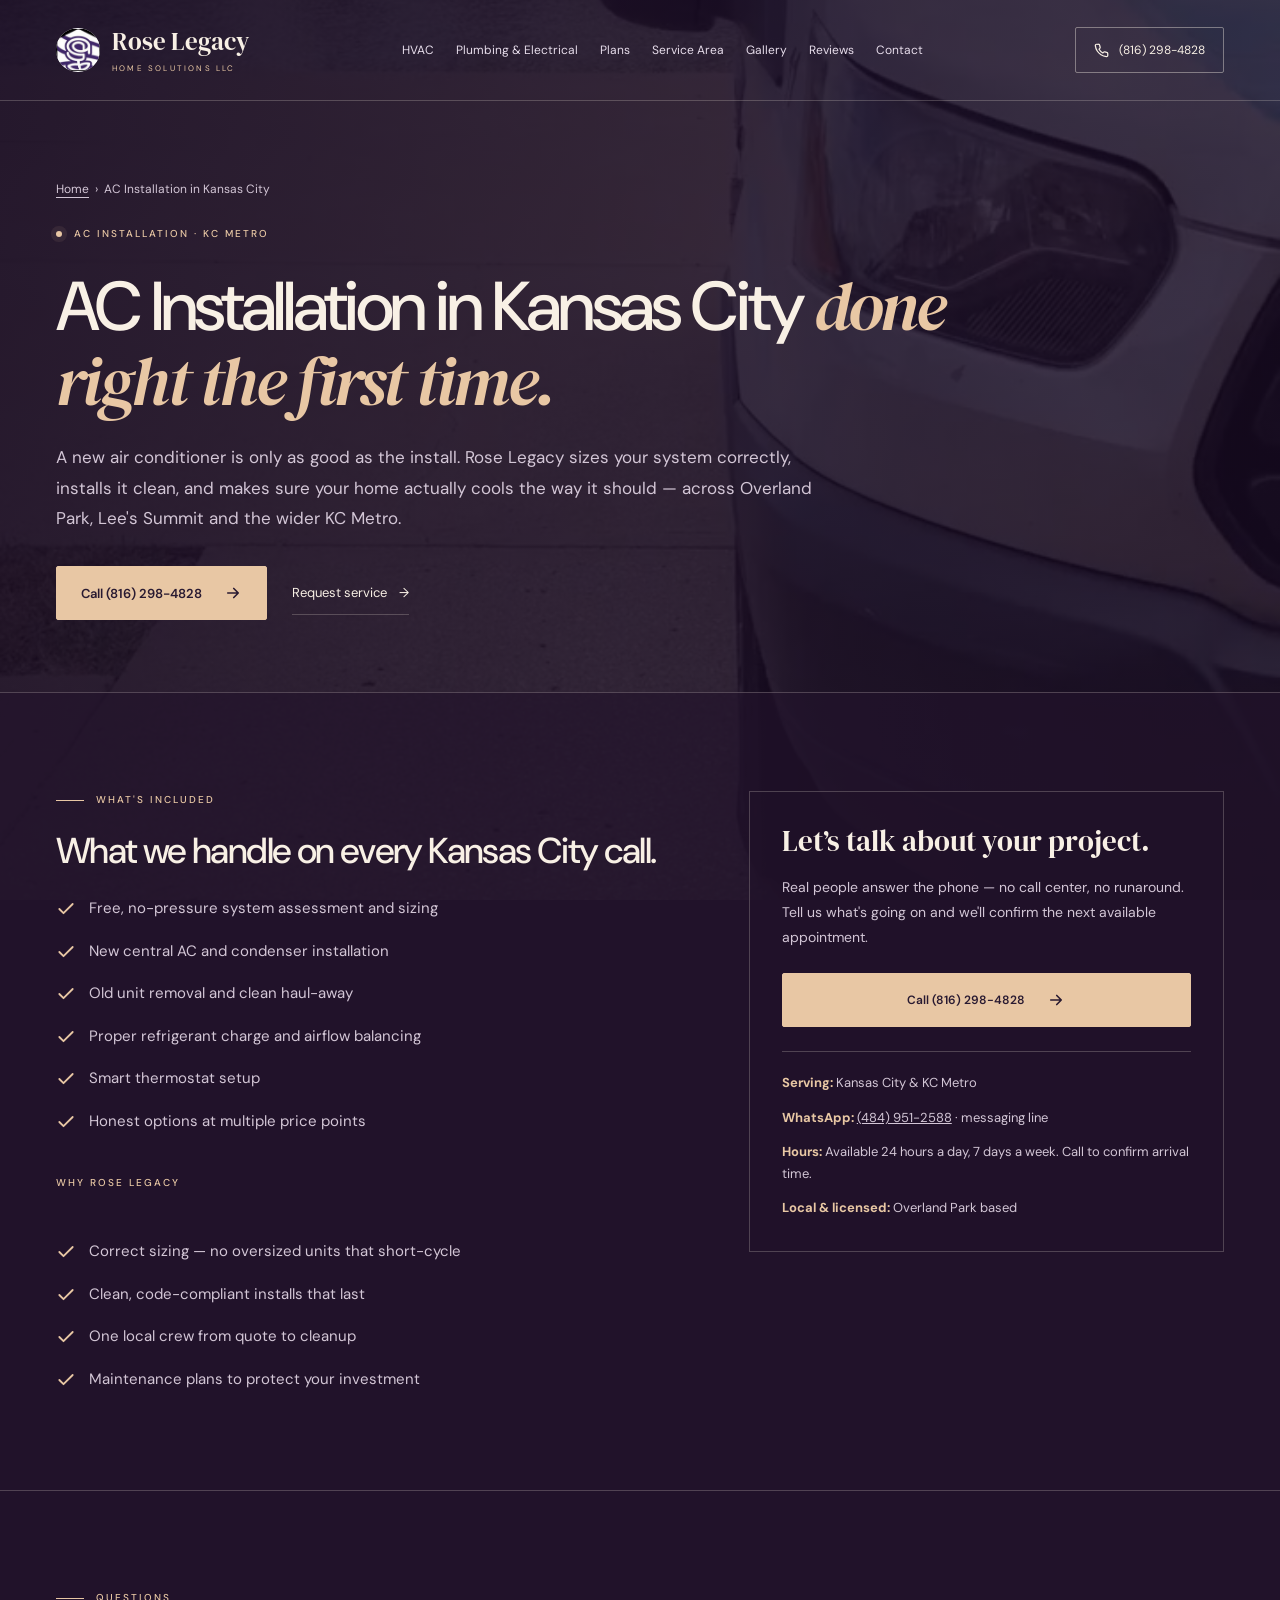
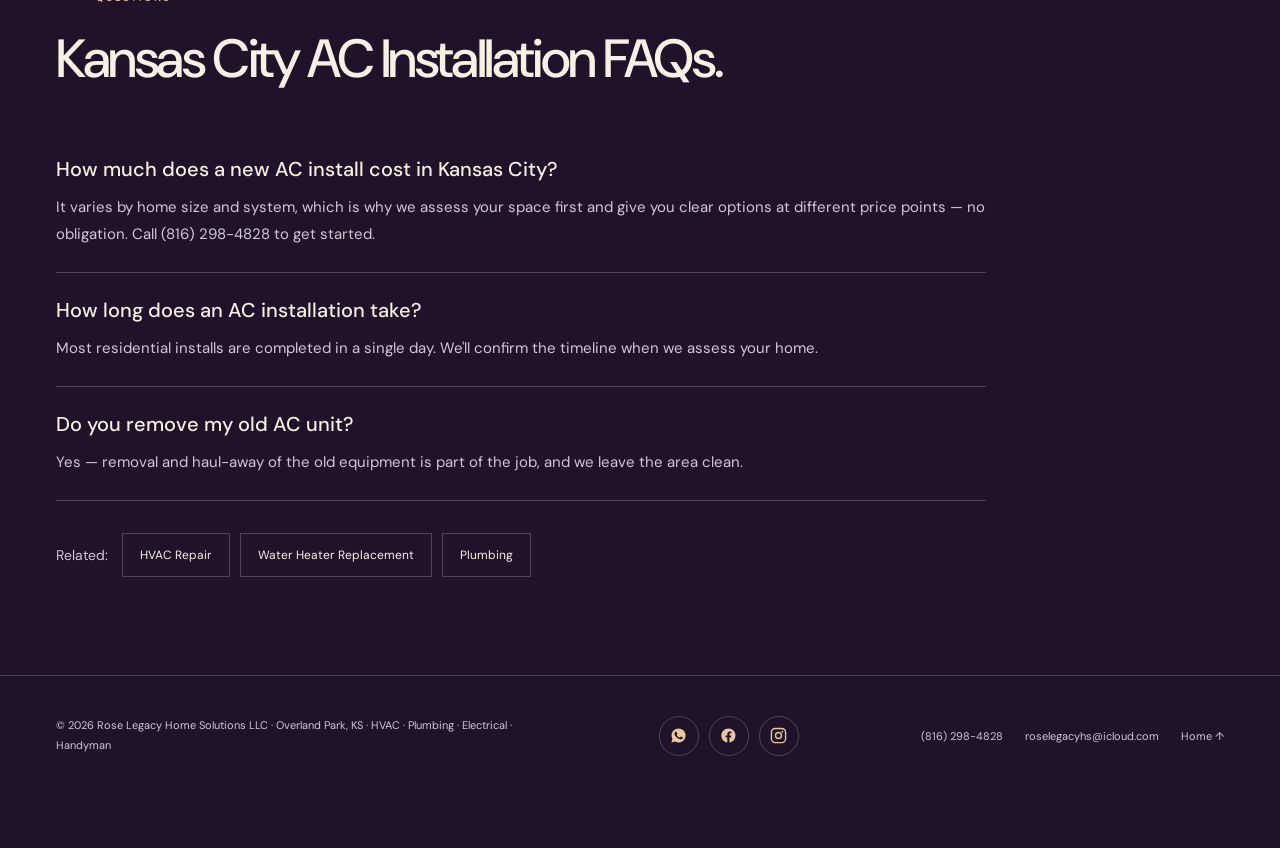
<file: ac-installation-kansas-city.html>
<!doctype html>
<html lang="en">
<head>
<meta charset="utf-8"/>
<meta name="viewport" content="width=device-width, initial-scale=1"/>
<title>AC Installation Kansas City | Rose Legacy Home Solutions</title>
<meta name="description" content="New AC installation across the Kansas City Metro. Right-sized, properly installed air conditioning systems from a local crew. Call (816) 298-4828."/>
<meta name="robots" content="index, follow"/>
<link rel="canonical" href="https://roselegacyhs.com/ac-installation-kansas-city"/>
<meta property="og:type" content="website"/>
<meta property="og:site_name" content="Rose Legacy Home Solutions LLC"/>
<meta property="og:title" content="AC Installation Kansas City | Rose Legacy Home Solutions"/>
<meta property="og:description" content="New AC installation across the Kansas City Metro. Right-sized, properly installed air conditioning systems from a local crew. Call (816) 298-4828."/>
<meta property="og:url" content="https://roselegacyhs.com/ac-installation-kansas-city"/>
<meta property="og:image" content="https://roselegacyhs.com/logo.png"/>
<meta name="geo.region" content="US-MO"/>
<meta name="geo.placename" content="Kansas City"/>
<meta name="theme-color" content="#211329"/>
<script type="application/ld+json">{"@context": "https://schema.org", "@type": "Service", "serviceType": "AC Installation Kansas City", "provider": {"@type": "HVACBusiness", "name": "Rose Legacy Home Solutions LLC", "telephone": "+1-816-298-4828", "url": "https://roselegacyhs.com/"}, "areaServed": {"@type": "City", "name": "Kansas City"}, "url": "https://roselegacyhs.com/ac-installation-kansas-city", "description": "New AC installation across the Kansas City Metro. Right-sized, properly installed air conditioning systems from a local crew. Call (816) 298-4828."}</script>
<script type="application/ld+json">{"@context": "https://schema.org", "@type": "FAQPage", "mainEntity": [{"@type": "Question", "name": "How much does a new AC install cost in Kansas City?", "acceptedAnswer": {"@type": "Answer", "text": "It varies by home size and system, which is why we assess your space first and give you clear options at different price points \u2014 no obligation. Call (816) 298-4828 to get started."}}, {"@type": "Question", "name": "How long does an AC installation take?", "acceptedAnswer": {"@type": "Answer", "text": "Most residential installs are completed in a single day. We'll confirm the timeline when we assess your home."}}, {"@type": "Question", "name": "Do you remove my old AC unit?", "acceptedAnswer": {"@type": "Answer", "text": "Yes \u2014 removal and haul-away of the old equipment is part of the job, and we leave the area clean."}}]}</script>
<script type="application/ld+json">{"@context": "https://schema.org", "@type": "BreadcrumbList", "itemListElement": [{"@type": "ListItem", "position": 1, "name": "Home", "item": "https://roselegacyhs.com/"}, {"@type": "ListItem", "position": 2, "name": "AC Installation in Kansas City", "item": "https://roselegacyhs.com/ac-installation-kansas-city"}]}</script>
<link rel="icon" type="image/png" href="/logo.png"/>
<link rel="apple-touch-icon" href="/logo.png"/>
<link rel="preconnect" href="https://fonts.googleapis.com">
<link rel="preconnect" href="https://fonts.gstatic.com" crossorigin>
<link href="https://fonts.googleapis.com/css2?family=DM+Serif+Display:ital@0;1&family=DM+Sans:wght@300;400;500;600;700&display=swap" rel="stylesheet">
<link rel="stylesheet" href="/assets/styles.css"/>
<noscript><style>.nav{flex-wrap:wrap}.nav-links{position:static;visibility:visible;opacity:1;transform:none;display:flex;width:100%;max-height:none}.menu-btn{display:none}</style></noscript>
</head>
<body class="service-page">
<a class="skip-link" href="#top">Skip to content</a>
<div class="site-backdrop" aria-hidden="true">
  <picture>
    <source media="(max-aspect-ratio: 4/3)" srcset="/assets/media/roselegacy-mainvideo-poster-movil.jpg">
    <img src="/assets/media/roselegacy-mainvideo-poster-desktop.jpg" alt="" width="1280" height="720" fetchpriority="high">
  </picture>

</div>

<header id="site-header">
  <div class="nav">
    <a class="brand" href="/">
      <img class="brand-mark" src="/logo.png" alt="Rose Legacy Home Solutions logo" width="52" height="52"/>
      <span>
        <span class="brand-name" style="display:block;">Rose Legacy</span>
        <span class="brand-sub">Home Solutions LLC</span>
      </span>
    </a>
    <nav class="nav-links" id="primary-nav" aria-label="Primary">
      <a href="/#services">HVAC</a>
      <a href="/#beyond">Plumbing &amp; Electrical</a>
      <a href="/#plans">Plans</a>
      <a href="/#area">Service Area</a>
      <a href="/#gallery">Gallery</a>
      <a href="/#reviews">Reviews</a>
      <a href="/#contact">Contact</a>
    </nav>
    <div class="nav-right">
      <div class="social-icons">
        <a class="wsp" href="https://wa.me/14849512588" target="_blank" rel="noopener noreferrer" aria-label="WhatsApp: (484) 951-2588"><svg viewBox="0 0 24 24" fill="currentColor" aria-hidden="true"><path d="M12.04 2C6.58 2 2.13 6.45 2.13 11.91c0 1.77.46 3.45 1.34 4.95L2 22l5.29-1.39a9.9 9.9 0 0 0 4.75 1.21h.01c5.46 0 9.91-4.45 9.91-9.91C21.96 6.45 17.5 2 12.04 2Zm5.78 14.04c-.24.68-1.4 1.32-1.93 1.39-.49.07-1.12.1-1.81-.11-.42-.13-.95-.3-1.64-.59-2.88-1.24-4.76-4.13-4.9-4.32-.14-.19-1.18-1.57-1.18-3 0-1.42.75-2.12 1.01-2.41.27-.29.58-.36.78-.36.19 0 .39 0 .56.01.18.01.42-.07.65.5.24.58.81 2 .88 2.14.07.14.12.31.02.5-.1.19-.15.31-.29.48-.15.17-.31.37-.44.5-.15.14-.3.3-.13.59.17.29.76 1.25 1.63 2.02 1.12.99 2.06 1.31 2.36 1.45.29.15.46.13.63-.07.17-.21.72-.84.91-1.13.19-.29.39-.24.65-.14.27.1 1.69.8 1.98.94.29.15.48.21.55.34.07.13.07.74-.17 1.42Z"/></svg></a>
        <a class="fb" href="https://www.facebook.com/profile.php?id=61576740384735" target="_blank" rel="noopener noreferrer" aria-label="Visit our Facebook page"><svg viewBox="0 0 24 24" fill="currentColor" aria-hidden="true"><path d="M22 12.06C22 6.5 17.52 2 11.94 2 6.36 2 1.88 6.5 1.88 12.06c0 5.02 3.66 9.18 8.45 9.94v-7.03H7.9v-2.91h2.43V9.94c0-2.4 1.43-3.73 3.62-3.73 1.05 0 2.15.19 2.15.19v2.36h-1.21c-1.2 0-1.57.74-1.57 1.5v1.8h2.67l-.43 2.91h-2.24v7.03c4.79-.76 8.45-4.92 8.45-9.94Z"/></svg></a>
        <a class="ig" href="https://www.instagram.com/roselegacyhvac" target="_blank" rel="noopener noreferrer" aria-label="Follow us on Instagram"><svg viewBox="0 0 24 24" fill="none" stroke="currentColor" stroke-width="2" stroke-linecap="round" stroke-linejoin="round" aria-hidden="true"><rect x="2" y="2" width="20" height="20" rx="5.5"/><circle cx="12" cy="12" r="4.2"/><circle cx="17.4" cy="6.6" r="1.2" fill="currentColor" stroke="none"/></svg></a>
      </div>
      <a class="nav-call" href="tel:+18162984828" aria-label="Call (816) 298-4828"><svg viewBox="0 0 24 24" fill="none" stroke="currentColor" stroke-width="2" stroke-linecap="round" stroke-linejoin="round"><path d="M22 16.92v3a2 2 0 0 1-2.18 2 19.79 19.79 0 0 1-8.63-3.07 19.5 19.5 0 0 1-6-6A19.79 19.79 0 0 1 2.12 4.18 2 2 0 0 1 4.1 2h3a2 2 0 0 1 2 1.72c.13.96.36 1.9.7 2.81a2 2 0 0 1-.45 2.11L8.09 9.91a16 16 0 0 0 6 6l1.27-1.27a2 2 0 0 1 2.11-.45c.91.34 1.85.57 2.81.7A2 2 0 0 1 22 16.92Z"/></svg>(816) 298-4828</a>
      <button class="menu-btn" id="menu-btn" aria-label="Open menu" aria-expanded="false" aria-controls="primary-nav">
        <svg class="icon-open" viewBox="0 0 24 24" fill="none" stroke="currentColor" stroke-width="2.2" stroke-linecap="round"><line x1="3" y1="6" x2="21" y2="6"/><line x1="3" y1="12" x2="21" y2="12"/><line x1="3" y1="18" x2="21" y2="18"/></svg>
        <svg class="icon-close" viewBox="0 0 24 24" fill="none" stroke="currentColor" stroke-width="2.2" stroke-linecap="round"><line x1="6" y1="6" x2="18" y2="18"/><line x1="18" y1="6" x2="6" y2="18"/></svg>
      </button>
    </div>
  </div>
</header>

<main id="top" tabindex="-1">
  <section class="sp-hero">
    <div class="wrap">
      <div class="breadcrumb"><a href="/">Home</a> &nbsp;›&nbsp; AC Installation in Kansas City</div>
      <span class="eyebrow"><span class="dot"></span> AC Installation · KC Metro</span>
      <h1>AC Installation in Kansas City <em>done right the first time.</em></h1>
      <p class="lede">A new air conditioner is only as good as the install. Rose Legacy sizes your system correctly, installs it clean, and makes sure your home actually cools the way it should — across Overland Park, Lee&#x27;s Summit and the wider KC Metro.</p>
      <div class="hero-actions">
        <a class="btn-primary" href="tel:+18162984828">Call (816) 298-4828 <svg viewBox="0 0 24 24" fill="none" stroke="currentColor" stroke-width="2.2" stroke-linecap="round" stroke-linejoin="round"><path d="M5 12h14M13 6l6 6-6 6"/></svg></a>
        <a class="text-link" href="/#contact">Request service <span aria-hidden="true">→</span></a>
      </div>
    </div>
  </section>

  <section>
    <div class="wrap sp-grid">
      <div data-reveal>
        <span class="kicker">What&#x27;s included</span>
        <h2>What we handle on every Kansas City call.</h2>
        <ul class="feature-list">
      <li><svg viewBox="0 0 24 24" fill="none" stroke="currentColor" stroke-width="2.2" stroke-linecap="round" stroke-linejoin="round"><path d="M20 6 9 17l-5-5"/></svg><span>Free, no-pressure system assessment and sizing</span></li>
      <li><svg viewBox="0 0 24 24" fill="none" stroke="currentColor" stroke-width="2.2" stroke-linecap="round" stroke-linejoin="round"><path d="M20 6 9 17l-5-5"/></svg><span>New central AC and condenser installation</span></li>
      <li><svg viewBox="0 0 24 24" fill="none" stroke="currentColor" stroke-width="2.2" stroke-linecap="round" stroke-linejoin="round"><path d="M20 6 9 17l-5-5"/></svg><span>Old unit removal and clean haul-away</span></li>
      <li><svg viewBox="0 0 24 24" fill="none" stroke="currentColor" stroke-width="2.2" stroke-linecap="round" stroke-linejoin="round"><path d="M20 6 9 17l-5-5"/></svg><span>Proper refrigerant charge and airflow balancing</span></li>
      <li><svg viewBox="0 0 24 24" fill="none" stroke="currentColor" stroke-width="2.2" stroke-linecap="round" stroke-linejoin="round"><path d="M20 6 9 17l-5-5"/></svg><span>Smart thermostat setup</span></li>
      <li><svg viewBox="0 0 24 24" fill="none" stroke="currentColor" stroke-width="2.2" stroke-linecap="round" stroke-linejoin="round"><path d="M20 6 9 17l-5-5"/></svg><span>Honest options at multiple price points</span></li>
        </ul>

        <span class="kicker" style="margin-top:40px; display:inline-block;">Why Rose Legacy</span>
        <ul class="feature-list">
      <li><svg viewBox="0 0 24 24" fill="none" stroke="currentColor" stroke-width="2.2" stroke-linecap="round" stroke-linejoin="round"><path d="M20 6 9 17l-5-5"/></svg><span>Correct sizing — no oversized units that short-cycle</span></li>
      <li><svg viewBox="0 0 24 24" fill="none" stroke="currentColor" stroke-width="2.2" stroke-linecap="round" stroke-linejoin="round"><path d="M20 6 9 17l-5-5"/></svg><span>Clean, code-compliant installs that last</span></li>
      <li><svg viewBox="0 0 24 24" fill="none" stroke="currentColor" stroke-width="2.2" stroke-linecap="round" stroke-linejoin="round"><path d="M20 6 9 17l-5-5"/></svg><span>One local crew from quote to cleanup</span></li>
      <li><svg viewBox="0 0 24 24" fill="none" stroke="currentColor" stroke-width="2.2" stroke-linecap="round" stroke-linejoin="round"><path d="M20 6 9 17l-5-5"/></svg><span>Maintenance plans to protect your investment</span></li>
        </ul>
      </div>

      <aside class="sp-aside" data-reveal>
        <h3>Let’s talk about your project.</h3>
        <p>Real people answer the phone — no call center, no runaround. Tell us what's going on and we'll confirm the next available appointment.</p>
        <a class="btn-primary" href="tel:+18162984828">Call (816) 298-4828 <svg viewBox="0 0 24 24" fill="none" stroke="currentColor" stroke-width="2.2" stroke-linecap="round" stroke-linejoin="round"><path d="M5 12h14M13 6l6 6-6 6"/></svg></a>
        <div class="aside-meta">
          <div><strong>Serving:</strong> Kansas City &amp; KC Metro</div>
          <div><strong>WhatsApp:</strong> <a href="https://wa.me/14849512588" target="_blank" rel="noopener noreferrer">(484) 951-2588</a> · messaging line</div>
          <div><strong>Hours:</strong> Available 24 hours a day, 7 days a week. Call to confirm arrival time.</div>
          <div><strong>Local &amp; licensed:</strong> Overland Park based</div>
        </div>
      </aside>
    </div>
  </section>

  <section>
    <div class="wrap">
      <div class="section-head" data-reveal>
        <span class="kicker">Questions</span>
        <h2>Kansas City AC Installation FAQs.</h2>
      </div>
    <div class="faq-item" data-reveal>
      <h3>How much does a new AC install cost in Kansas City?</h3>
      <p>It varies by home size and system, which is why we assess your space first and give you clear options at different price points — no obligation. Call (816) 298-4828 to get started.</p>
    </div>
    <div class="faq-item" data-reveal>
      <h3>How long does an AC installation take?</h3>
      <p>Most residential installs are completed in a single day. We&#x27;ll confirm the timeline when we assess your home.</p>
    </div>
    <div class="faq-item" data-reveal>
      <h3>Do you remove my old AC unit?</h3>
      <p>Yes — removal and haul-away of the old equipment is part of the job, and we leave the area clean.</p>
    </div>
      <div class="related-services" data-reveal>
        <span style="font-size:14px;color:var(--ink-soft);align-self:center;margin-right:4px;">Related:</span>
      <a href="/hvac-repair-overland-park">HVAC Repair</a>
      <a href="/water-heater-replacement-kansas-city">Water Heater Replacement</a>
      <a href="/plumbing-lees-summit">Plumbing</a>
      </div>
    </div>
  </section>
</main>

<footer>
  <div class="wrap footer-inner">
    <p>© <span id="year"></span> Rose Legacy Home Solutions LLC · Overland Park, KS · HVAC · Plumbing · Electrical · Handyman</p>
    <div class="social-icons">
      <a class="wsp" href="https://wa.me/14849512588" target="_blank" rel="noopener noreferrer" aria-label="WhatsApp: (484) 951-2588"><svg viewBox="0 0 24 24" fill="currentColor" aria-hidden="true"><path d="M12.04 2C6.58 2 2.13 6.45 2.13 11.91c0 1.77.46 3.45 1.34 4.95L2 22l5.29-1.39a9.9 9.9 0 0 0 4.75 1.21h.01c5.46 0 9.91-4.45 9.91-9.91C21.96 6.45 17.5 2 12.04 2Zm5.78 14.04c-.24.68-1.4 1.32-1.93 1.39-.49.07-1.12.1-1.81-.11-.42-.13-.95-.3-1.64-.59-2.88-1.24-4.76-4.13-4.9-4.32-.14-.19-1.18-1.57-1.18-3 0-1.42.75-2.12 1.01-2.41.27-.29.58-.36.78-.36.19 0 .39 0 .56.01.18.01.42-.07.65.5.24.58.81 2 .88 2.14.07.14.12.31.02.5-.1.19-.15.31-.29.48-.15.17-.31.37-.44.5-.15.14-.3.3-.13.59.17.29.76 1.25 1.63 2.02 1.12.99 2.06 1.31 2.36 1.45.29.15.46.13.63-.07.17-.21.72-.84.91-1.13.19-.29.39-.24.65-.14.27.1 1.69.8 1.98.94.29.15.48.21.55.34.07.13.07.74-.17 1.42Z"/></svg></a>
      <a class="fb" href="https://www.facebook.com/profile.php?id=61576740384735" target="_blank" rel="noopener noreferrer" aria-label="Visit our Facebook page"><svg viewBox="0 0 24 24" fill="currentColor" aria-hidden="true"><path d="M22 12.06C22 6.5 17.52 2 11.94 2 6.36 2 1.88 6.5 1.88 12.06c0 5.02 3.66 9.18 8.45 9.94v-7.03H7.9v-2.91h2.43V9.94c0-2.4 1.43-3.73 3.62-3.73 1.05 0 2.15.19 2.15.19v2.36h-1.21c-1.2 0-1.57.74-1.57 1.5v1.8h2.67l-.43 2.91h-2.24v7.03c4.79-.76 8.45-4.92 8.45-9.94Z"/></svg></a>
      <a class="ig" href="https://www.instagram.com/roselegacyhvac" target="_blank" rel="noopener noreferrer" aria-label="Follow us on Instagram"><svg viewBox="0 0 24 24" fill="none" stroke="currentColor" stroke-width="2" stroke-linecap="round" stroke-linejoin="round" aria-hidden="true"><rect x="2" y="2" width="20" height="20" rx="5.5"/><circle cx="12" cy="12" r="4.2"/><circle cx="17.4" cy="6.6" r="1.2" fill="currentColor" stroke="none"/></svg></a>
    </div>
    <div class="footer-links">
      <a href="tel:+18162984828">(816) 298-4828</a>
      <a href="mailto:roselegacyhs@icloud.com">roselegacyhs@icloud.com</a>
      <a href="/">Home ↑</a>
    </div>
  </div>
</footer>

<script src="/assets/site.js" defer></script>

</body>
</html>
</file>
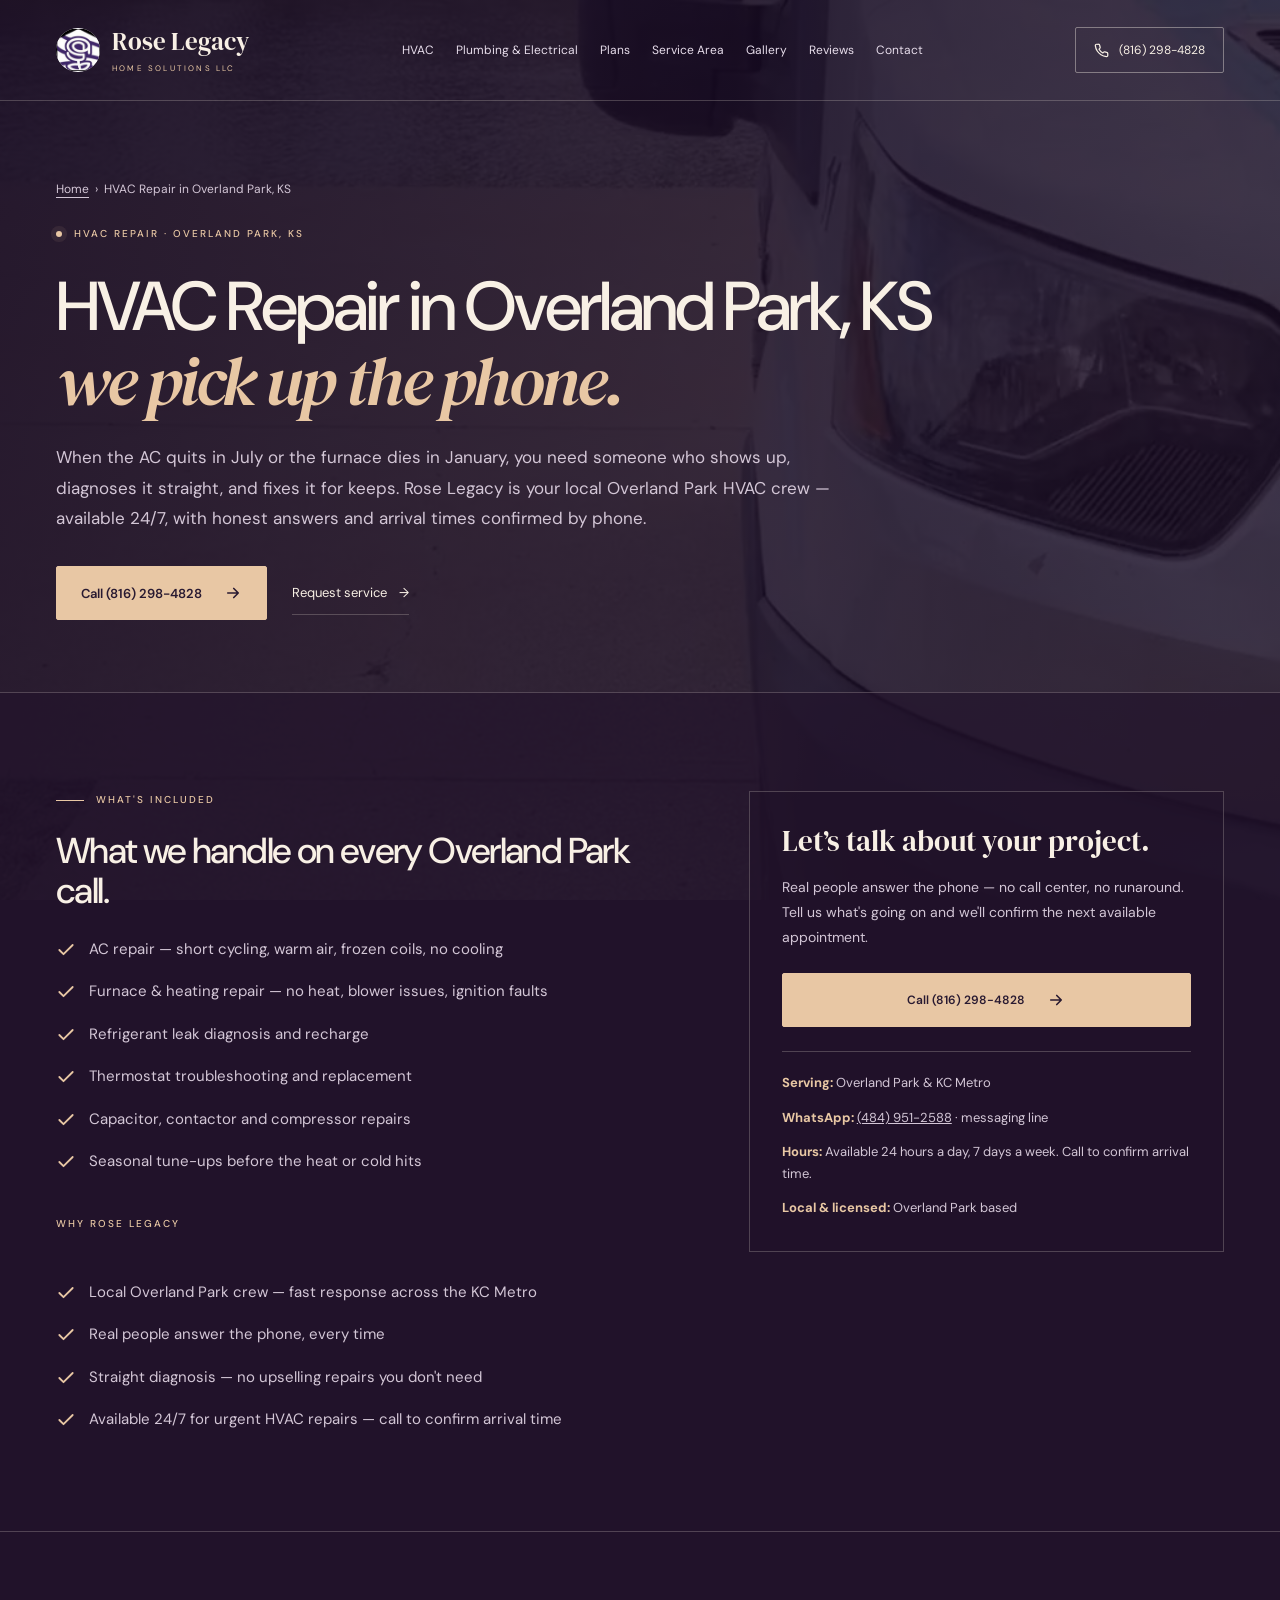
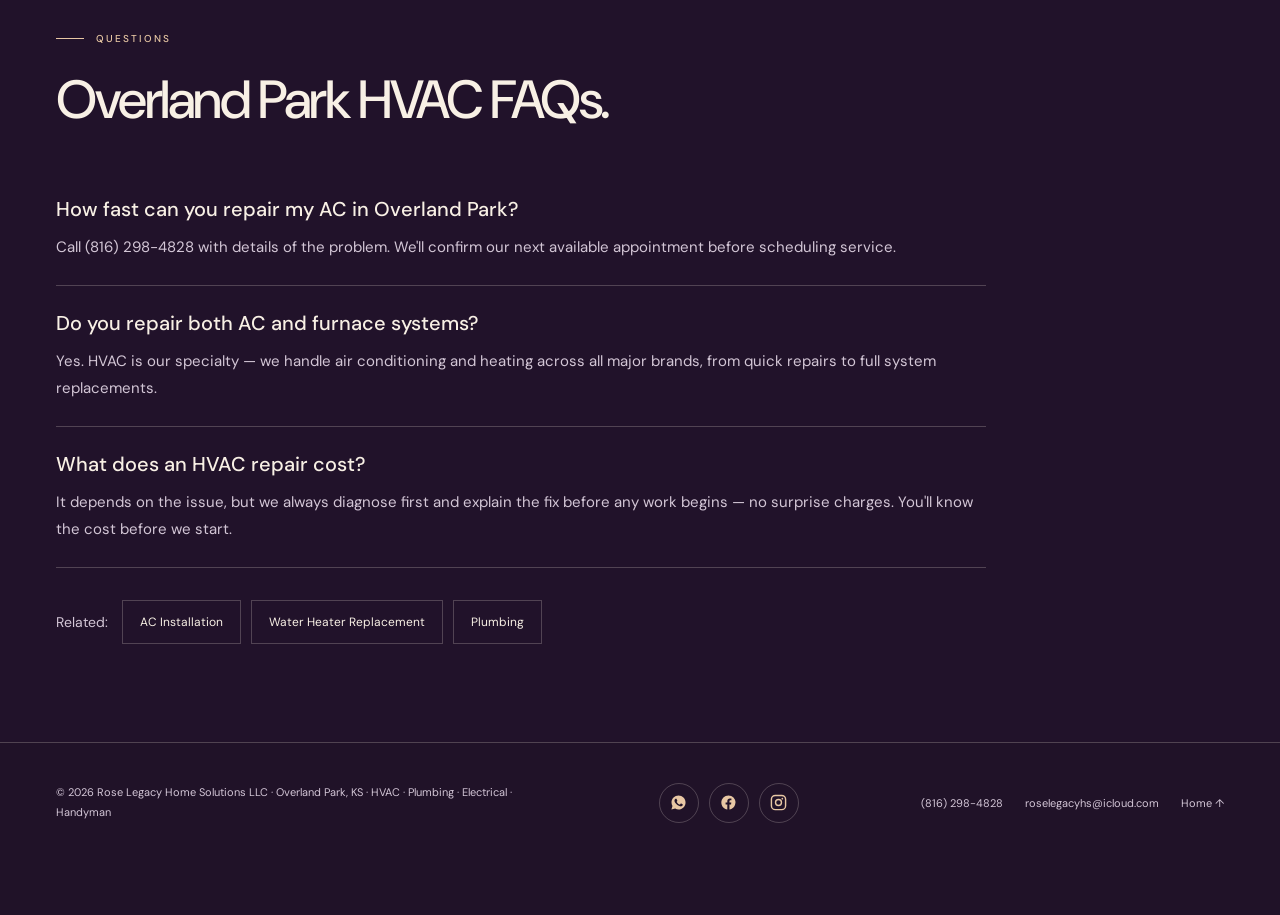
<file: hvac-repair-overland-park.html>
<!doctype html>
<html lang="en">
<head>
<meta charset="utf-8"/>
<meta name="viewport" content="width=device-width, initial-scale=1"/>
<title>HVAC Repair Overland Park, KS | Rose Legacy Home Solutions</title>
<meta name="description" content="Fast HVAC repair in Overland Park, KS. AC and furnace diagnosis, repair and tune-ups from a local crew that answers the phone. Call (816) 298-4828."/>
<meta name="robots" content="index, follow"/>
<link rel="canonical" href="https://roselegacyhs.com/hvac-repair-overland-park"/>
<meta property="og:type" content="website"/>
<meta property="og:site_name" content="Rose Legacy Home Solutions LLC"/>
<meta property="og:title" content="HVAC Repair Overland Park, KS | Rose Legacy Home Solutions"/>
<meta property="og:description" content="Fast HVAC repair in Overland Park, KS. AC and furnace diagnosis, repair and tune-ups from a local crew that answers the phone. Call (816) 298-4828."/>
<meta property="og:url" content="https://roselegacyhs.com/hvac-repair-overland-park"/>
<meta property="og:image" content="https://roselegacyhs.com/logo.png"/>
<meta name="geo.region" content="US-KS"/>
<meta name="geo.placename" content="Overland Park"/>
<meta name="theme-color" content="#211329"/>
<script type="application/ld+json">{"@context": "https://schema.org", "@type": "Service", "serviceType": "HVAC Repair Overland Park, KS", "provider": {"@type": "HVACBusiness", "name": "Rose Legacy Home Solutions LLC", "telephone": "+1-816-298-4828", "url": "https://roselegacyhs.com/"}, "areaServed": {"@type": "City", "name": "Overland Park"}, "url": "https://roselegacyhs.com/hvac-repair-overland-park", "description": "Fast HVAC repair in Overland Park, KS. AC and furnace diagnosis, repair and tune-ups from a local crew that answers the phone. Call (816) 298-4828."}</script>
<script type="application/ld+json">{"@context": "https://schema.org", "@type": "FAQPage", "mainEntity": [{"@type": "Question", "name": "How fast can you repair my AC in Overland Park?", "acceptedAnswer": {"@type": "Answer", "text": "Call (816) 298-4828 with details of the problem. We'll confirm our next available appointment before scheduling service."}}, {"@type": "Question", "name": "Do you repair both AC and furnace systems?", "acceptedAnswer": {"@type": "Answer", "text": "Yes. HVAC is our specialty \u2014 we handle air conditioning and heating across all major brands, from quick repairs to full system replacements."}}, {"@type": "Question", "name": "What does an HVAC repair cost?", "acceptedAnswer": {"@type": "Answer", "text": "It depends on the issue, but we always diagnose first and explain the fix before any work begins \u2014 no surprise charges. You'll know the cost before we start."}}]}</script>
<script type="application/ld+json">{"@context": "https://schema.org", "@type": "BreadcrumbList", "itemListElement": [{"@type": "ListItem", "position": 1, "name": "Home", "item": "https://roselegacyhs.com/"}, {"@type": "ListItem", "position": 2, "name": "HVAC Repair in Overland Park, KS", "item": "https://roselegacyhs.com/hvac-repair-overland-park"}]}</script>
<link rel="icon" type="image/png" href="/logo.png"/>
<link rel="apple-touch-icon" href="/logo.png"/>
<link rel="preconnect" href="https://fonts.googleapis.com">
<link rel="preconnect" href="https://fonts.gstatic.com" crossorigin>
<link href="https://fonts.googleapis.com/css2?family=DM+Serif+Display:ital@0;1&family=DM+Sans:wght@300;400;500;600;700&display=swap" rel="stylesheet">
<link rel="stylesheet" href="/assets/styles.css"/>
<noscript><style>.nav{flex-wrap:wrap}.nav-links{position:static;visibility:visible;opacity:1;transform:none;display:flex;width:100%;max-height:none}.menu-btn{display:none}</style></noscript>
</head>
<body class="service-page">
<a class="skip-link" href="#top">Skip to content</a>
<div class="site-backdrop" aria-hidden="true">
  <picture>
    <source media="(max-aspect-ratio: 4/3)" srcset="/assets/media/roselegacy-mainvideo-poster-movil.jpg">
    <img src="/assets/media/roselegacy-mainvideo-poster-desktop.jpg" alt="" width="1280" height="720" fetchpriority="high">
  </picture>

</div>

<header id="site-header">
  <div class="nav">
    <a class="brand" href="/">
      <img class="brand-mark" src="/logo.png" alt="Rose Legacy Home Solutions logo" width="52" height="52"/>
      <span>
        <span class="brand-name" style="display:block;">Rose Legacy</span>
        <span class="brand-sub">Home Solutions LLC</span>
      </span>
    </a>
    <nav class="nav-links" id="primary-nav" aria-label="Primary">
      <a href="/#services">HVAC</a>
      <a href="/#beyond">Plumbing &amp; Electrical</a>
      <a href="/#plans">Plans</a>
      <a href="/#area">Service Area</a>
      <a href="/#gallery">Gallery</a>
      <a href="/#reviews">Reviews</a>
      <a href="/#contact">Contact</a>
    </nav>
    <div class="nav-right">
      <div class="social-icons">
        <a class="wsp" href="https://wa.me/14849512588" target="_blank" rel="noopener noreferrer" aria-label="WhatsApp: (484) 951-2588"><svg viewBox="0 0 24 24" fill="currentColor" aria-hidden="true"><path d="M12.04 2C6.58 2 2.13 6.45 2.13 11.91c0 1.77.46 3.45 1.34 4.95L2 22l5.29-1.39a9.9 9.9 0 0 0 4.75 1.21h.01c5.46 0 9.91-4.45 9.91-9.91C21.96 6.45 17.5 2 12.04 2Zm5.78 14.04c-.24.68-1.4 1.32-1.93 1.39-.49.07-1.12.1-1.81-.11-.42-.13-.95-.3-1.64-.59-2.88-1.24-4.76-4.13-4.9-4.32-.14-.19-1.18-1.57-1.18-3 0-1.42.75-2.12 1.01-2.41.27-.29.58-.36.78-.36.19 0 .39 0 .56.01.18.01.42-.07.65.5.24.58.81 2 .88 2.14.07.14.12.31.02.5-.1.19-.15.31-.29.48-.15.17-.31.37-.44.5-.15.14-.3.3-.13.59.17.29.76 1.25 1.63 2.02 1.12.99 2.06 1.31 2.36 1.45.29.15.46.13.63-.07.17-.21.72-.84.91-1.13.19-.29.39-.24.65-.14.27.1 1.69.8 1.98.94.29.15.48.21.55.34.07.13.07.74-.17 1.42Z"/></svg></a>
        <a class="fb" href="https://www.facebook.com/profile.php?id=61576740384735" target="_blank" rel="noopener noreferrer" aria-label="Visit our Facebook page"><svg viewBox="0 0 24 24" fill="currentColor" aria-hidden="true"><path d="M22 12.06C22 6.5 17.52 2 11.94 2 6.36 2 1.88 6.5 1.88 12.06c0 5.02 3.66 9.18 8.45 9.94v-7.03H7.9v-2.91h2.43V9.94c0-2.4 1.43-3.73 3.62-3.73 1.05 0 2.15.19 2.15.19v2.36h-1.21c-1.2 0-1.57.74-1.57 1.5v1.8h2.67l-.43 2.91h-2.24v7.03c4.79-.76 8.45-4.92 8.45-9.94Z"/></svg></a>
        <a class="ig" href="https://www.instagram.com/roselegacyhvac" target="_blank" rel="noopener noreferrer" aria-label="Follow us on Instagram"><svg viewBox="0 0 24 24" fill="none" stroke="currentColor" stroke-width="2" stroke-linecap="round" stroke-linejoin="round" aria-hidden="true"><rect x="2" y="2" width="20" height="20" rx="5.5"/><circle cx="12" cy="12" r="4.2"/><circle cx="17.4" cy="6.6" r="1.2" fill="currentColor" stroke="none"/></svg></a>
      </div>
      <a class="nav-call" href="tel:+18162984828" aria-label="Call (816) 298-4828"><svg viewBox="0 0 24 24" fill="none" stroke="currentColor" stroke-width="2" stroke-linecap="round" stroke-linejoin="round"><path d="M22 16.92v3a2 2 0 0 1-2.18 2 19.79 19.79 0 0 1-8.63-3.07 19.5 19.5 0 0 1-6-6A19.79 19.79 0 0 1 2.12 4.18 2 2 0 0 1 4.1 2h3a2 2 0 0 1 2 1.72c.13.96.36 1.9.7 2.81a2 2 0 0 1-.45 2.11L8.09 9.91a16 16 0 0 0 6 6l1.27-1.27a2 2 0 0 1 2.11-.45c.91.34 1.85.57 2.81.7A2 2 0 0 1 22 16.92Z"/></svg>(816) 298-4828</a>
      <button class="menu-btn" id="menu-btn" aria-label="Open menu" aria-expanded="false" aria-controls="primary-nav">
        <svg class="icon-open" viewBox="0 0 24 24" fill="none" stroke="currentColor" stroke-width="2.2" stroke-linecap="round"><line x1="3" y1="6" x2="21" y2="6"/><line x1="3" y1="12" x2="21" y2="12"/><line x1="3" y1="18" x2="21" y2="18"/></svg>
        <svg class="icon-close" viewBox="0 0 24 24" fill="none" stroke="currentColor" stroke-width="2.2" stroke-linecap="round"><line x1="6" y1="6" x2="18" y2="18"/><line x1="18" y1="6" x2="6" y2="18"/></svg>
      </button>
    </div>
  </div>
</header>

<main id="top" tabindex="-1">
  <section class="sp-hero">
    <div class="wrap">
      <div class="breadcrumb"><a href="/">Home</a> &nbsp;›&nbsp; HVAC Repair in Overland Park, KS</div>
      <span class="eyebrow"><span class="dot"></span> HVAC Repair · Overland Park, KS</span>
      <h1>HVAC Repair in Overland Park, KS <em>we pick up the phone.</em></h1>
      <p class="lede">When the AC quits in July or the furnace dies in January, you need someone who shows up, diagnoses it straight, and fixes it for keeps. Rose Legacy is your local Overland Park HVAC crew — available 24/7, with honest answers and arrival times confirmed by phone.</p>
      <div class="hero-actions">
        <a class="btn-primary" href="tel:+18162984828">Call (816) 298-4828 <svg viewBox="0 0 24 24" fill="none" stroke="currentColor" stroke-width="2.2" stroke-linecap="round" stroke-linejoin="round"><path d="M5 12h14M13 6l6 6-6 6"/></svg></a>
        <a class="text-link" href="/#contact">Request service <span aria-hidden="true">→</span></a>
      </div>
    </div>
  </section>

  <section>
    <div class="wrap sp-grid">
      <div data-reveal>
        <span class="kicker">What&#x27;s included</span>
        <h2>What we handle on every Overland Park call.</h2>
        <ul class="feature-list">
      <li><svg viewBox="0 0 24 24" fill="none" stroke="currentColor" stroke-width="2.2" stroke-linecap="round" stroke-linejoin="round"><path d="M20 6 9 17l-5-5"/></svg><span>AC repair — short cycling, warm air, frozen coils, no cooling</span></li>
      <li><svg viewBox="0 0 24 24" fill="none" stroke="currentColor" stroke-width="2.2" stroke-linecap="round" stroke-linejoin="round"><path d="M20 6 9 17l-5-5"/></svg><span>Furnace &amp; heating repair — no heat, blower issues, ignition faults</span></li>
      <li><svg viewBox="0 0 24 24" fill="none" stroke="currentColor" stroke-width="2.2" stroke-linecap="round" stroke-linejoin="round"><path d="M20 6 9 17l-5-5"/></svg><span>Refrigerant leak diagnosis and recharge</span></li>
      <li><svg viewBox="0 0 24 24" fill="none" stroke="currentColor" stroke-width="2.2" stroke-linecap="round" stroke-linejoin="round"><path d="M20 6 9 17l-5-5"/></svg><span>Thermostat troubleshooting and replacement</span></li>
      <li><svg viewBox="0 0 24 24" fill="none" stroke="currentColor" stroke-width="2.2" stroke-linecap="round" stroke-linejoin="round"><path d="M20 6 9 17l-5-5"/></svg><span>Capacitor, contactor and compressor repairs</span></li>
      <li><svg viewBox="0 0 24 24" fill="none" stroke="currentColor" stroke-width="2.2" stroke-linecap="round" stroke-linejoin="round"><path d="M20 6 9 17l-5-5"/></svg><span>Seasonal tune-ups before the heat or cold hits</span></li>
        </ul>

        <span class="kicker" style="margin-top:40px; display:inline-block;">Why Rose Legacy</span>
        <ul class="feature-list">
      <li><svg viewBox="0 0 24 24" fill="none" stroke="currentColor" stroke-width="2.2" stroke-linecap="round" stroke-linejoin="round"><path d="M20 6 9 17l-5-5"/></svg><span>Local Overland Park crew — fast response across the KC Metro</span></li>
      <li><svg viewBox="0 0 24 24" fill="none" stroke="currentColor" stroke-width="2.2" stroke-linecap="round" stroke-linejoin="round"><path d="M20 6 9 17l-5-5"/></svg><span>Real people answer the phone, every time</span></li>
      <li><svg viewBox="0 0 24 24" fill="none" stroke="currentColor" stroke-width="2.2" stroke-linecap="round" stroke-linejoin="round"><path d="M20 6 9 17l-5-5"/></svg><span>Straight diagnosis — no upselling repairs you don&#x27;t need</span></li>
      <li><svg viewBox="0 0 24 24" fill="none" stroke="currentColor" stroke-width="2.2" stroke-linecap="round" stroke-linejoin="round"><path d="M20 6 9 17l-5-5"/></svg><span>Available 24/7 for urgent HVAC repairs — call to confirm arrival time</span></li>
        </ul>
      </div>

      <aside class="sp-aside" data-reveal>
        <h3>Let’s talk about your project.</h3>
        <p>Real people answer the phone — no call center, no runaround. Tell us what's going on and we'll confirm the next available appointment.</p>
        <a class="btn-primary" href="tel:+18162984828">Call (816) 298-4828 <svg viewBox="0 0 24 24" fill="none" stroke="currentColor" stroke-width="2.2" stroke-linecap="round" stroke-linejoin="round"><path d="M5 12h14M13 6l6 6-6 6"/></svg></a>
        <div class="aside-meta">
          <div><strong>Serving:</strong> Overland Park &amp; KC Metro</div>
          <div><strong>WhatsApp:</strong> <a href="https://wa.me/14849512588" target="_blank" rel="noopener noreferrer">(484) 951-2588</a> · messaging line</div>
          <div><strong>Hours:</strong> Available 24 hours a day, 7 days a week. Call to confirm arrival time.</div>
          <div><strong>Local &amp; licensed:</strong> Overland Park based</div>
        </div>
      </aside>
    </div>
  </section>

  <section>
    <div class="wrap">
      <div class="section-head" data-reveal>
        <span class="kicker">Questions</span>
        <h2>Overland Park HVAC FAQs.</h2>
      </div>
    <div class="faq-item" data-reveal>
      <h3>How fast can you repair my AC in Overland Park?</h3>
      <p>Call (816) 298-4828 with details of the problem. We&#x27;ll confirm our next available appointment before scheduling service.</p>
    </div>
    <div class="faq-item" data-reveal>
      <h3>Do you repair both AC and furnace systems?</h3>
      <p>Yes. HVAC is our specialty — we handle air conditioning and heating across all major brands, from quick repairs to full system replacements.</p>
    </div>
    <div class="faq-item" data-reveal>
      <h3>What does an HVAC repair cost?</h3>
      <p>It depends on the issue, but we always diagnose first and explain the fix before any work begins — no surprise charges. You&#x27;ll know the cost before we start.</p>
    </div>
      <div class="related-services" data-reveal>
        <span style="font-size:14px;color:var(--ink-soft);align-self:center;margin-right:4px;">Related:</span>
      <a href="/ac-installation-kansas-city">AC Installation</a>
      <a href="/water-heater-replacement-kansas-city">Water Heater Replacement</a>
      <a href="/plumbing-lees-summit">Plumbing</a>
      </div>
    </div>
  </section>
</main>

<footer>
  <div class="wrap footer-inner">
    <p>© <span id="year"></span> Rose Legacy Home Solutions LLC · Overland Park, KS · HVAC · Plumbing · Electrical · Handyman</p>
    <div class="social-icons">
      <a class="wsp" href="https://wa.me/14849512588" target="_blank" rel="noopener noreferrer" aria-label="WhatsApp: (484) 951-2588"><svg viewBox="0 0 24 24" fill="currentColor" aria-hidden="true"><path d="M12.04 2C6.58 2 2.13 6.45 2.13 11.91c0 1.77.46 3.45 1.34 4.95L2 22l5.29-1.39a9.9 9.9 0 0 0 4.75 1.21h.01c5.46 0 9.91-4.45 9.91-9.91C21.96 6.45 17.5 2 12.04 2Zm5.78 14.04c-.24.68-1.4 1.32-1.93 1.39-.49.07-1.12.1-1.81-.11-.42-.13-.95-.3-1.64-.59-2.88-1.24-4.76-4.13-4.9-4.32-.14-.19-1.18-1.57-1.18-3 0-1.42.75-2.12 1.01-2.41.27-.29.58-.36.78-.36.19 0 .39 0 .56.01.18.01.42-.07.65.5.24.58.81 2 .88 2.14.07.14.12.31.02.5-.1.19-.15.31-.29.48-.15.17-.31.37-.44.5-.15.14-.3.3-.13.59.17.29.76 1.25 1.63 2.02 1.12.99 2.06 1.31 2.36 1.45.29.15.46.13.63-.07.17-.21.72-.84.91-1.13.19-.29.39-.24.65-.14.27.1 1.69.8 1.98.94.29.15.48.21.55.34.07.13.07.74-.17 1.42Z"/></svg></a>
      <a class="fb" href="https://www.facebook.com/profile.php?id=61576740384735" target="_blank" rel="noopener noreferrer" aria-label="Visit our Facebook page"><svg viewBox="0 0 24 24" fill="currentColor" aria-hidden="true"><path d="M22 12.06C22 6.5 17.52 2 11.94 2 6.36 2 1.88 6.5 1.88 12.06c0 5.02 3.66 9.18 8.45 9.94v-7.03H7.9v-2.91h2.43V9.94c0-2.4 1.43-3.73 3.62-3.73 1.05 0 2.15.19 2.15.19v2.36h-1.21c-1.2 0-1.57.74-1.57 1.5v1.8h2.67l-.43 2.91h-2.24v7.03c4.79-.76 8.45-4.92 8.45-9.94Z"/></svg></a>
      <a class="ig" href="https://www.instagram.com/roselegacyhvac" target="_blank" rel="noopener noreferrer" aria-label="Follow us on Instagram"><svg viewBox="0 0 24 24" fill="none" stroke="currentColor" stroke-width="2" stroke-linecap="round" stroke-linejoin="round" aria-hidden="true"><rect x="2" y="2" width="20" height="20" rx="5.5"/><circle cx="12" cy="12" r="4.2"/><circle cx="17.4" cy="6.6" r="1.2" fill="currentColor" stroke="none"/></svg></a>
    </div>
    <div class="footer-links">
      <a href="tel:+18162984828">(816) 298-4828</a>
      <a href="mailto:roselegacyhs@icloud.com">roselegacyhs@icloud.com</a>
      <a href="/">Home ↑</a>
    </div>
  </div>
</footer>

<script src="/assets/site.js" defer></script>

</body>
</html>
</file>
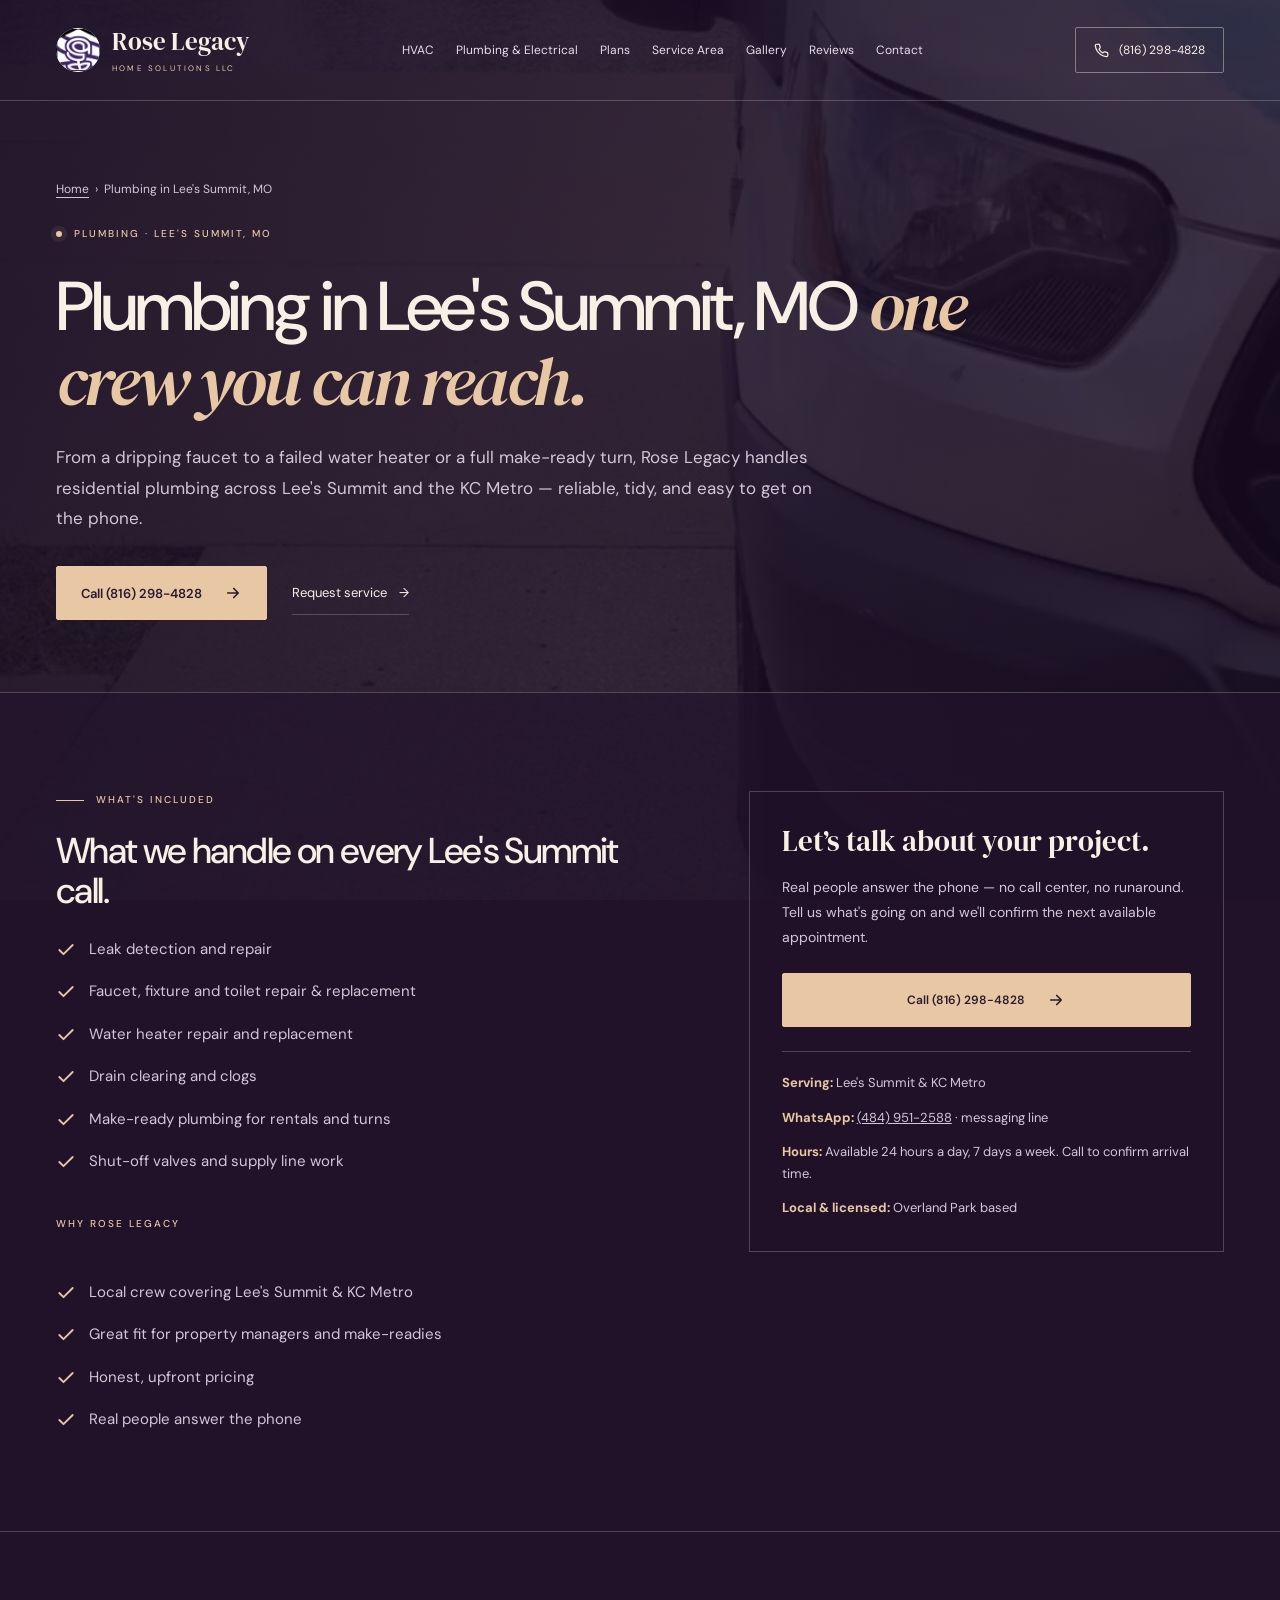
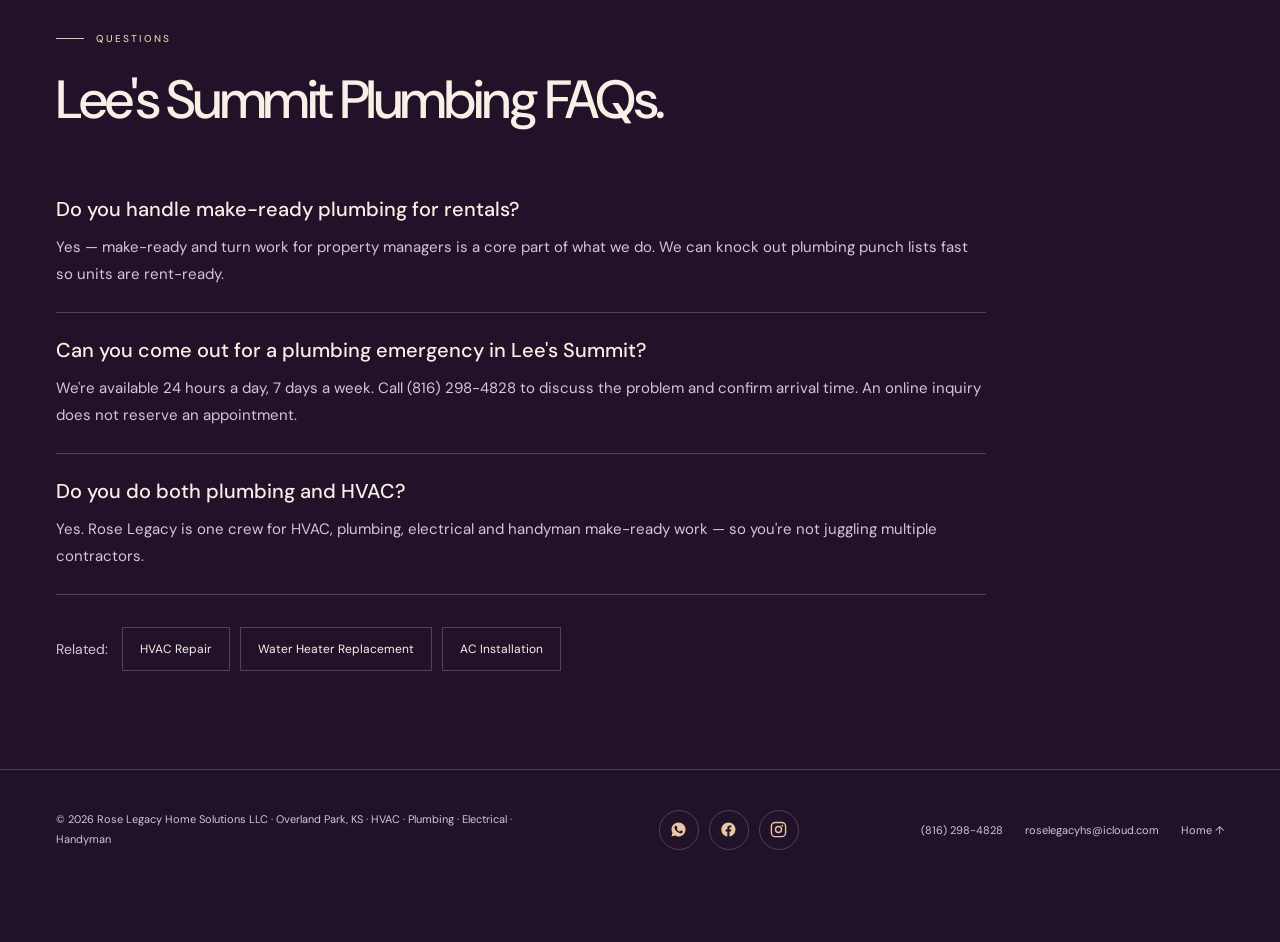
<file: plumbing-lees-summit.html>
<!doctype html>
<html lang="en">
<head>
<meta charset="utf-8"/>
<meta name="viewport" content="width=device-width, initial-scale=1"/>
<title>Plumber in Lee&#x27;s Summit, MO | Rose Legacy Home Solutions</title>
<meta name="description" content="Local plumbing in Lee&#x27;s Summit, MO — repairs, water heaters, fixtures and make-ready work. A crew that answers the phone. Call (816) 298-4828."/>
<meta name="robots" content="index, follow"/>
<link rel="canonical" href="https://roselegacyhs.com/plumbing-lees-summit"/>
<meta property="og:type" content="website"/>
<meta property="og:site_name" content="Rose Legacy Home Solutions LLC"/>
<meta property="og:title" content="Plumber in Lee&#x27;s Summit, MO | Rose Legacy Home Solutions"/>
<meta property="og:description" content="Local plumbing in Lee&#x27;s Summit, MO — repairs, water heaters, fixtures and make-ready work. A crew that answers the phone. Call (816) 298-4828."/>
<meta property="og:url" content="https://roselegacyhs.com/plumbing-lees-summit"/>
<meta property="og:image" content="https://roselegacyhs.com/logo.png"/>
<meta name="geo.region" content="US-MO"/>
<meta name="geo.placename" content="Lee&#x27;s Summit"/>
<meta name="theme-color" content="#211329"/>
<script type="application/ld+json">{"@context": "https://schema.org", "@type": "Service", "serviceType": "Plumber in Lee's Summit, MO", "provider": {"@type": "HVACBusiness", "name": "Rose Legacy Home Solutions LLC", "telephone": "+1-816-298-4828", "url": "https://roselegacyhs.com/"}, "areaServed": {"@type": "City", "name": "Lee's Summit"}, "url": "https://roselegacyhs.com/plumbing-lees-summit", "description": "Local plumbing in Lee's Summit, MO \u2014 repairs, water heaters, fixtures and make-ready work. A crew that answers the phone. Call (816) 298-4828."}</script>
<script type="application/ld+json">{"@context": "https://schema.org", "@type": "FAQPage", "mainEntity": [{"@type": "Question", "name": "Do you handle make-ready plumbing for rentals?", "acceptedAnswer": {"@type": "Answer", "text": "Yes \u2014 make-ready and turn work for property managers is a core part of what we do. We can knock out plumbing punch lists fast so units are rent-ready."}}, {"@type": "Question", "name": "Can you come out for a plumbing emergency in Lee's Summit?", "acceptedAnswer": {"@type": "Answer", "text": "We're available 24 hours a day, 7 days a week. Call (816) 298-4828 to discuss the problem and confirm arrival time. An online inquiry does not reserve an appointment."}}, {"@type": "Question", "name": "Do you do both plumbing and HVAC?", "acceptedAnswer": {"@type": "Answer", "text": "Yes. Rose Legacy is one crew for HVAC, plumbing, electrical and handyman make-ready work \u2014 so you're not juggling multiple contractors."}}]}</script>
<script type="application/ld+json">{"@context": "https://schema.org", "@type": "BreadcrumbList", "itemListElement": [{"@type": "ListItem", "position": 1, "name": "Home", "item": "https://roselegacyhs.com/"}, {"@type": "ListItem", "position": 2, "name": "Plumbing in Lee's Summit, MO", "item": "https://roselegacyhs.com/plumbing-lees-summit"}]}</script>
<link rel="icon" type="image/png" href="/logo.png"/>
<link rel="apple-touch-icon" href="/logo.png"/>
<link rel="preconnect" href="https://fonts.googleapis.com">
<link rel="preconnect" href="https://fonts.gstatic.com" crossorigin>
<link href="https://fonts.googleapis.com/css2?family=DM+Serif+Display:ital@0;1&family=DM+Sans:wght@300;400;500;600;700&display=swap" rel="stylesheet">
<link rel="stylesheet" href="/assets/styles.css"/>
<noscript><style>.nav{flex-wrap:wrap}.nav-links{position:static;visibility:visible;opacity:1;transform:none;display:flex;width:100%;max-height:none}.menu-btn{display:none}</style></noscript>
</head>
<body class="service-page">
<a class="skip-link" href="#top">Skip to content</a>
<div class="site-backdrop" aria-hidden="true">
  <picture>
    <source media="(max-aspect-ratio: 4/3)" srcset="/assets/media/roselegacy-mainvideo-poster-movil.jpg">
    <img src="/assets/media/roselegacy-mainvideo-poster-desktop.jpg" alt="" width="1280" height="720" fetchpriority="high">
  </picture>

</div>

<header id="site-header">
  <div class="nav">
    <a class="brand" href="/">
      <img class="brand-mark" src="/logo.png" alt="Rose Legacy Home Solutions logo" width="52" height="52"/>
      <span>
        <span class="brand-name" style="display:block;">Rose Legacy</span>
        <span class="brand-sub">Home Solutions LLC</span>
      </span>
    </a>
    <nav class="nav-links" id="primary-nav" aria-label="Primary">
      <a href="/#services">HVAC</a>
      <a href="/#beyond">Plumbing &amp; Electrical</a>
      <a href="/#plans">Plans</a>
      <a href="/#area">Service Area</a>
      <a href="/#gallery">Gallery</a>
      <a href="/#reviews">Reviews</a>
      <a href="/#contact">Contact</a>
    </nav>
    <div class="nav-right">
      <div class="social-icons">
        <a class="wsp" href="https://wa.me/14849512588" target="_blank" rel="noopener noreferrer" aria-label="WhatsApp: (484) 951-2588"><svg viewBox="0 0 24 24" fill="currentColor" aria-hidden="true"><path d="M12.04 2C6.58 2 2.13 6.45 2.13 11.91c0 1.77.46 3.45 1.34 4.95L2 22l5.29-1.39a9.9 9.9 0 0 0 4.75 1.21h.01c5.46 0 9.91-4.45 9.91-9.91C21.96 6.45 17.5 2 12.04 2Zm5.78 14.04c-.24.68-1.4 1.32-1.93 1.39-.49.07-1.12.1-1.81-.11-.42-.13-.95-.3-1.64-.59-2.88-1.24-4.76-4.13-4.9-4.32-.14-.19-1.18-1.57-1.18-3 0-1.42.75-2.12 1.01-2.41.27-.29.58-.36.78-.36.19 0 .39 0 .56.01.18.01.42-.07.65.5.24.58.81 2 .88 2.14.07.14.12.31.02.5-.1.19-.15.31-.29.48-.15.17-.31.37-.44.5-.15.14-.3.3-.13.59.17.29.76 1.25 1.63 2.02 1.12.99 2.06 1.31 2.36 1.45.29.15.46.13.63-.07.17-.21.72-.84.91-1.13.19-.29.39-.24.65-.14.27.1 1.69.8 1.98.94.29.15.48.21.55.34.07.13.07.74-.17 1.42Z"/></svg></a>
        <a class="fb" href="https://www.facebook.com/profile.php?id=61576740384735" target="_blank" rel="noopener noreferrer" aria-label="Visit our Facebook page"><svg viewBox="0 0 24 24" fill="currentColor" aria-hidden="true"><path d="M22 12.06C22 6.5 17.52 2 11.94 2 6.36 2 1.88 6.5 1.88 12.06c0 5.02 3.66 9.18 8.45 9.94v-7.03H7.9v-2.91h2.43V9.94c0-2.4 1.43-3.73 3.62-3.73 1.05 0 2.15.19 2.15.19v2.36h-1.21c-1.2 0-1.57.74-1.57 1.5v1.8h2.67l-.43 2.91h-2.24v7.03c4.79-.76 8.45-4.92 8.45-9.94Z"/></svg></a>
        <a class="ig" href="https://www.instagram.com/roselegacyhvac" target="_blank" rel="noopener noreferrer" aria-label="Follow us on Instagram"><svg viewBox="0 0 24 24" fill="none" stroke="currentColor" stroke-width="2" stroke-linecap="round" stroke-linejoin="round" aria-hidden="true"><rect x="2" y="2" width="20" height="20" rx="5.5"/><circle cx="12" cy="12" r="4.2"/><circle cx="17.4" cy="6.6" r="1.2" fill="currentColor" stroke="none"/></svg></a>
      </div>
      <a class="nav-call" href="tel:+18162984828" aria-label="Call (816) 298-4828"><svg viewBox="0 0 24 24" fill="none" stroke="currentColor" stroke-width="2" stroke-linecap="round" stroke-linejoin="round"><path d="M22 16.92v3a2 2 0 0 1-2.18 2 19.79 19.79 0 0 1-8.63-3.07 19.5 19.5 0 0 1-6-6A19.79 19.79 0 0 1 2.12 4.18 2 2 0 0 1 4.1 2h3a2 2 0 0 1 2 1.72c.13.96.36 1.9.7 2.81a2 2 0 0 1-.45 2.11L8.09 9.91a16 16 0 0 0 6 6l1.27-1.27a2 2 0 0 1 2.11-.45c.91.34 1.85.57 2.81.7A2 2 0 0 1 22 16.92Z"/></svg>(816) 298-4828</a>
      <button class="menu-btn" id="menu-btn" aria-label="Open menu" aria-expanded="false" aria-controls="primary-nav">
        <svg class="icon-open" viewBox="0 0 24 24" fill="none" stroke="currentColor" stroke-width="2.2" stroke-linecap="round"><line x1="3" y1="6" x2="21" y2="6"/><line x1="3" y1="12" x2="21" y2="12"/><line x1="3" y1="18" x2="21" y2="18"/></svg>
        <svg class="icon-close" viewBox="0 0 24 24" fill="none" stroke="currentColor" stroke-width="2.2" stroke-linecap="round"><line x1="6" y1="6" x2="18" y2="18"/><line x1="18" y1="6" x2="6" y2="18"/></svg>
      </button>
    </div>
  </div>
</header>

<main id="top" tabindex="-1">
  <section class="sp-hero">
    <div class="wrap">
      <div class="breadcrumb"><a href="/">Home</a> &nbsp;›&nbsp; Plumbing in Lee&#x27;s Summit, MO</div>
      <span class="eyebrow"><span class="dot"></span> Plumbing · Lee&#x27;s Summit, MO</span>
      <h1>Plumbing in Lee&#x27;s Summit, MO <em>one crew you can reach.</em></h1>
      <p class="lede">From a dripping faucet to a failed water heater or a full make-ready turn, Rose Legacy handles residential plumbing across Lee&#x27;s Summit and the KC Metro — reliable, tidy, and easy to get on the phone.</p>
      <div class="hero-actions">
        <a class="btn-primary" href="tel:+18162984828">Call (816) 298-4828 <svg viewBox="0 0 24 24" fill="none" stroke="currentColor" stroke-width="2.2" stroke-linecap="round" stroke-linejoin="round"><path d="M5 12h14M13 6l6 6-6 6"/></svg></a>
        <a class="text-link" href="/#contact">Request service <span aria-hidden="true">→</span></a>
      </div>
    </div>
  </section>

  <section>
    <div class="wrap sp-grid">
      <div data-reveal>
        <span class="kicker">What&#x27;s included</span>
        <h2>What we handle on every Lee&#x27;s Summit call.</h2>
        <ul class="feature-list">
      <li><svg viewBox="0 0 24 24" fill="none" stroke="currentColor" stroke-width="2.2" stroke-linecap="round" stroke-linejoin="round"><path d="M20 6 9 17l-5-5"/></svg><span>Leak detection and repair</span></li>
      <li><svg viewBox="0 0 24 24" fill="none" stroke="currentColor" stroke-width="2.2" stroke-linecap="round" stroke-linejoin="round"><path d="M20 6 9 17l-5-5"/></svg><span>Faucet, fixture and toilet repair &amp; replacement</span></li>
      <li><svg viewBox="0 0 24 24" fill="none" stroke="currentColor" stroke-width="2.2" stroke-linecap="round" stroke-linejoin="round"><path d="M20 6 9 17l-5-5"/></svg><span>Water heater repair and replacement</span></li>
      <li><svg viewBox="0 0 24 24" fill="none" stroke="currentColor" stroke-width="2.2" stroke-linecap="round" stroke-linejoin="round"><path d="M20 6 9 17l-5-5"/></svg><span>Drain clearing and clogs</span></li>
      <li><svg viewBox="0 0 24 24" fill="none" stroke="currentColor" stroke-width="2.2" stroke-linecap="round" stroke-linejoin="round"><path d="M20 6 9 17l-5-5"/></svg><span>Make-ready plumbing for rentals and turns</span></li>
      <li><svg viewBox="0 0 24 24" fill="none" stroke="currentColor" stroke-width="2.2" stroke-linecap="round" stroke-linejoin="round"><path d="M20 6 9 17l-5-5"/></svg><span>Shut-off valves and supply line work</span></li>
        </ul>

        <span class="kicker" style="margin-top:40px; display:inline-block;">Why Rose Legacy</span>
        <ul class="feature-list">
      <li><svg viewBox="0 0 24 24" fill="none" stroke="currentColor" stroke-width="2.2" stroke-linecap="round" stroke-linejoin="round"><path d="M20 6 9 17l-5-5"/></svg><span>Local crew covering Lee&#x27;s Summit &amp; KC Metro</span></li>
      <li><svg viewBox="0 0 24 24" fill="none" stroke="currentColor" stroke-width="2.2" stroke-linecap="round" stroke-linejoin="round"><path d="M20 6 9 17l-5-5"/></svg><span>Great fit for property managers and make-readies</span></li>
      <li><svg viewBox="0 0 24 24" fill="none" stroke="currentColor" stroke-width="2.2" stroke-linecap="round" stroke-linejoin="round"><path d="M20 6 9 17l-5-5"/></svg><span>Honest, upfront pricing</span></li>
      <li><svg viewBox="0 0 24 24" fill="none" stroke="currentColor" stroke-width="2.2" stroke-linecap="round" stroke-linejoin="round"><path d="M20 6 9 17l-5-5"/></svg><span>Real people answer the phone</span></li>
        </ul>
      </div>

      <aside class="sp-aside" data-reveal>
        <h3>Let’s talk about your project.</h3>
        <p>Real people answer the phone — no call center, no runaround. Tell us what's going on and we'll confirm the next available appointment.</p>
        <a class="btn-primary" href="tel:+18162984828">Call (816) 298-4828 <svg viewBox="0 0 24 24" fill="none" stroke="currentColor" stroke-width="2.2" stroke-linecap="round" stroke-linejoin="round"><path d="M5 12h14M13 6l6 6-6 6"/></svg></a>
        <div class="aside-meta">
          <div><strong>Serving:</strong> Lee&#x27;s Summit &amp; KC Metro</div>
          <div><strong>WhatsApp:</strong> <a href="https://wa.me/14849512588" target="_blank" rel="noopener noreferrer">(484) 951-2588</a> · messaging line</div>
          <div><strong>Hours:</strong> Available 24 hours a day, 7 days a week. Call to confirm arrival time.</div>
          <div><strong>Local &amp; licensed:</strong> Overland Park based</div>
        </div>
      </aside>
    </div>
  </section>

  <section>
    <div class="wrap">
      <div class="section-head" data-reveal>
        <span class="kicker">Questions</span>
        <h2>Lee&#x27;s Summit Plumbing FAQs.</h2>
      </div>
    <div class="faq-item" data-reveal>
      <h3>Do you handle make-ready plumbing for rentals?</h3>
      <p>Yes — make-ready and turn work for property managers is a core part of what we do. We can knock out plumbing punch lists fast so units are rent-ready.</p>
    </div>
    <div class="faq-item" data-reveal>
      <h3>Can you come out for a plumbing emergency in Lee&#x27;s Summit?</h3>
      <p>We&#x27;re available 24 hours a day, 7 days a week. Call (816) 298-4828 to discuss the problem and confirm arrival time. An online inquiry does not reserve an appointment.</p>
    </div>
    <div class="faq-item" data-reveal>
      <h3>Do you do both plumbing and HVAC?</h3>
      <p>Yes. Rose Legacy is one crew for HVAC, plumbing, electrical and handyman make-ready work — so you&#x27;re not juggling multiple contractors.</p>
    </div>
      <div class="related-services" data-reveal>
        <span style="font-size:14px;color:var(--ink-soft);align-self:center;margin-right:4px;">Related:</span>
      <a href="/hvac-repair-overland-park">HVAC Repair</a>
      <a href="/water-heater-replacement-kansas-city">Water Heater Replacement</a>
      <a href="/ac-installation-kansas-city">AC Installation</a>
      </div>
    </div>
  </section>
</main>

<footer>
  <div class="wrap footer-inner">
    <p>© <span id="year"></span> Rose Legacy Home Solutions LLC · Overland Park, KS · HVAC · Plumbing · Electrical · Handyman</p>
    <div class="social-icons">
      <a class="wsp" href="https://wa.me/14849512588" target="_blank" rel="noopener noreferrer" aria-label="WhatsApp: (484) 951-2588"><svg viewBox="0 0 24 24" fill="currentColor" aria-hidden="true"><path d="M12.04 2C6.58 2 2.13 6.45 2.13 11.91c0 1.77.46 3.45 1.34 4.95L2 22l5.29-1.39a9.9 9.9 0 0 0 4.75 1.21h.01c5.46 0 9.91-4.45 9.91-9.91C21.96 6.45 17.5 2 12.04 2Zm5.78 14.04c-.24.68-1.4 1.32-1.93 1.39-.49.07-1.12.1-1.81-.11-.42-.13-.95-.3-1.64-.59-2.88-1.24-4.76-4.13-4.9-4.32-.14-.19-1.18-1.57-1.18-3 0-1.42.75-2.12 1.01-2.41.27-.29.58-.36.78-.36.19 0 .39 0 .56.01.18.01.42-.07.65.5.24.58.81 2 .88 2.14.07.14.12.31.02.5-.1.19-.15.31-.29.48-.15.17-.31.37-.44.5-.15.14-.3.3-.13.59.17.29.76 1.25 1.63 2.02 1.12.99 2.06 1.31 2.36 1.45.29.15.46.13.63-.07.17-.21.72-.84.91-1.13.19-.29.39-.24.65-.14.27.1 1.69.8 1.98.94.29.15.48.21.55.34.07.13.07.74-.17 1.42Z"/></svg></a>
      <a class="fb" href="https://www.facebook.com/profile.php?id=61576740384735" target="_blank" rel="noopener noreferrer" aria-label="Visit our Facebook page"><svg viewBox="0 0 24 24" fill="currentColor" aria-hidden="true"><path d="M22 12.06C22 6.5 17.52 2 11.94 2 6.36 2 1.88 6.5 1.88 12.06c0 5.02 3.66 9.18 8.45 9.94v-7.03H7.9v-2.91h2.43V9.94c0-2.4 1.43-3.73 3.62-3.73 1.05 0 2.15.19 2.15.19v2.36h-1.21c-1.2 0-1.57.74-1.57 1.5v1.8h2.67l-.43 2.91h-2.24v7.03c4.79-.76 8.45-4.92 8.45-9.94Z"/></svg></a>
      <a class="ig" href="https://www.instagram.com/roselegacyhvac" target="_blank" rel="noopener noreferrer" aria-label="Follow us on Instagram"><svg viewBox="0 0 24 24" fill="none" stroke="currentColor" stroke-width="2" stroke-linecap="round" stroke-linejoin="round" aria-hidden="true"><rect x="2" y="2" width="20" height="20" rx="5.5"/><circle cx="12" cy="12" r="4.2"/><circle cx="17.4" cy="6.6" r="1.2" fill="currentColor" stroke="none"/></svg></a>
    </div>
    <div class="footer-links">
      <a href="tel:+18162984828">(816) 298-4828</a>
      <a href="mailto:roselegacyhs@icloud.com">roselegacyhs@icloud.com</a>
      <a href="/">Home ↑</a>
    </div>
  </div>
</footer>

<script src="/assets/site.js" defer></script>

</body>
</html>
</file>
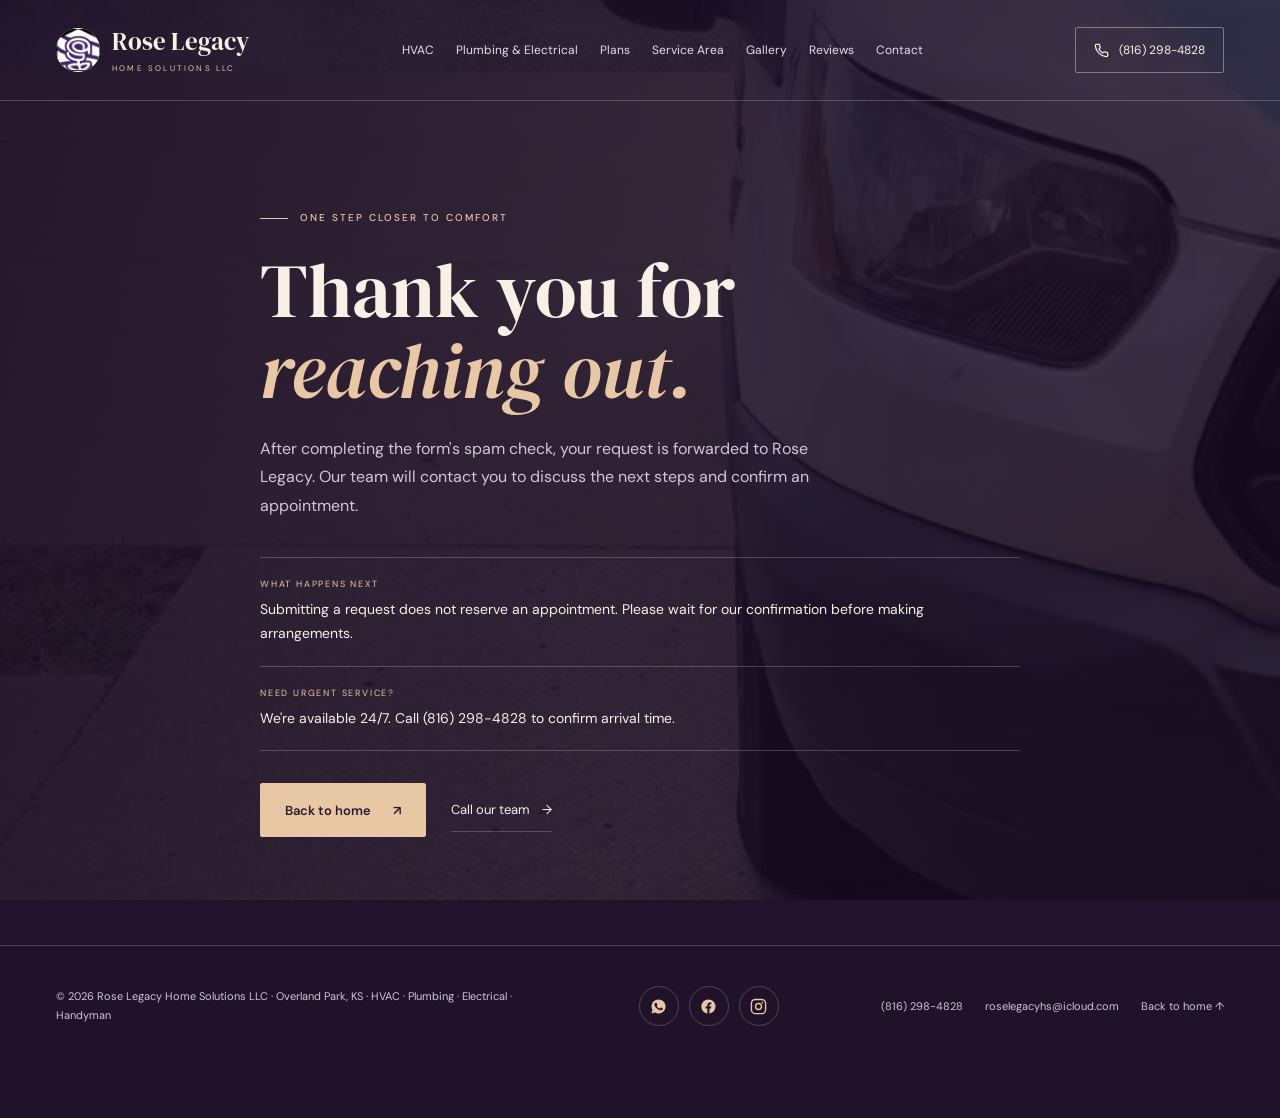
<file: thank-you.html>
<!doctype html>
<html lang="en">
<head>
<meta charset="utf-8">
<meta name="viewport" content="width=device-width, initial-scale=1">
<meta name="robots" content="noindex, follow">
<meta name="theme-color" content="#211329">
<title>Thank you | Rose Legacy Home Solutions</title>
<link rel="icon" type="image/png" href="/logo.png">
<link rel="preconnect" href="https://fonts.googleapis.com">
<link rel="preconnect" href="https://fonts.gstatic.com" crossorigin>
<link href="https://fonts.googleapis.com/css2?family=DM+Serif+Display:ital@0;1&family=DM+Sans:wght@300;400;500;600;700&display=swap" rel="stylesheet">
<link rel="stylesheet" href="/assets/styles.css">
<noscript><style>.nav{flex-wrap:wrap}.nav-links{position:static;visibility:visible;opacity:1;transform:none;display:flex;width:100%;max-height:none}.menu-btn{display:none}</style></noscript>
</head>
<body class="service-page">
<a class="skip-link" href="#top">Skip to content</a>
<div class="site-backdrop" aria-hidden="true">
  <picture>
    <source media="(max-aspect-ratio: 4/3)" srcset="/assets/media/roselegacy-mainvideo-poster-movil.jpg">
    <img src="/assets/media/roselegacy-mainvideo-poster-desktop.jpg" alt="" width="1280" height="720" fetchpriority="high">
  </picture>
</div>
<header id="site-header">
  <div class="nav">
    <a class="brand" href="/#top">
      <img class="brand-mark" src="logo.png" alt="Rose Legacy Home Solutions logo" width="52" height="52" fetchpriority="high"/>
      <span>
        <span class="brand-name" style="display:block;">Rose Legacy</span>
        <span class="brand-sub">Home Solutions LLC</span>
      </span>
    </a>
    <nav class="nav-links" id="primary-nav" aria-label="Primary">
      <a href="/#services">HVAC</a>
      <a href="/#beyond">Plumbing &amp; Electrical</a>
      <a href="/#plans">Plans</a>
      <a href="/#area">Service Area</a>
      <a href="/#gallery">Gallery</a>
      <a href="/#reviews">Reviews</a>
      <a href="/#contact">Contact</a>
    </nav>
    <div class="nav-right">
      <div class="social-icons">
        <a class="wsp" href="https://wa.me/14849512588" target="_blank" rel="noopener noreferrer" aria-label="WhatsApp: (484) 951-2588">
          <svg viewBox="0 0 24 24" fill="currentColor" aria-hidden="true"><path d="M12.04 2C6.58 2 2.13 6.45 2.13 11.91c0 1.77.46 3.45 1.34 4.95L2 22l5.29-1.39a9.9 9.9 0 0 0 4.75 1.21h.01c5.46 0 9.91-4.45 9.91-9.91C21.96 6.45 17.5 2 12.04 2Zm5.78 14.04c-.24.68-1.4 1.32-1.93 1.39-.49.07-1.12.1-1.81-.11-.42-.13-.95-.3-1.64-.59-2.88-1.24-4.76-4.13-4.9-4.32-.14-.19-1.18-1.57-1.18-3 0-1.42.75-2.12 1.01-2.41.27-.29.58-.36.78-.36.19 0 .39 0 .56.01.18.01.42-.07.65.5.24.58.81 2 .88 2.14.07.14.12.31.02.5-.1.19-.15.31-.29.48-.15.17-.31.37-.44.5-.15.14-.3.3-.13.59.17.29.76 1.25 1.63 2.02 1.12.99 2.06 1.31 2.36 1.45.29.15.46.13.63-.07.17-.21.72-.84.91-1.13.19-.29.39-.24.65-.14.27.1 1.69.8 1.98.94.29.15.48.21.55.34.07.13.07.74-.17 1.42Z"/></svg>
        </a>
        <a class="fb" href="https://www.facebook.com/profile.php?id=61576740384735" target="_blank" rel="noopener noreferrer" aria-label="Visit our Facebook page">
          <svg viewBox="0 0 24 24" fill="currentColor" aria-hidden="true"><path d="M22 12.06C22 6.5 17.52 2 11.94 2 6.36 2 1.88 6.5 1.88 12.06c0 5.02 3.66 9.18 8.45 9.94v-7.03H7.9v-2.91h2.43V9.94c0-2.4 1.43-3.73 3.62-3.73 1.05 0 2.15.19 2.15.19v2.36h-1.21c-1.2 0-1.57.74-1.57 1.5v1.8h2.67l-.43 2.91h-2.24v7.03c4.79-.76 8.45-4.92 8.45-9.94Z"/></svg>
        </a>
        <a class="ig" href="https://www.instagram.com/roselegacyhvac" target="_blank" rel="noopener noreferrer" aria-label="Follow us on Instagram">
          <svg viewBox="0 0 24 24" fill="none" stroke="currentColor" stroke-width="2" stroke-linecap="round" stroke-linejoin="round" aria-hidden="true"><rect x="2" y="2" width="20" height="20" rx="5.5"/><circle cx="12" cy="12" r="4.2"/><circle cx="17.4" cy="6.6" r="1.2" fill="currentColor" stroke="none"/></svg>
        </a>
      </div>
      <a class="nav-call" href="tel:+18162984828" aria-label="Call (816) 298-4828">
        <svg aria-hidden="true" viewBox="0 0 24 24" fill="none" stroke="currentColor" stroke-width="2" stroke-linecap="round" stroke-linejoin="round"><path d="M22 16.92v3a2 2 0 0 1-2.18 2 19.79 19.79 0 0 1-8.63-3.07 19.5 19.5 0 0 1-6-6A19.79 19.79 0 0 1 2.12 4.18 2 2 0 0 1 4.1 2h3a2 2 0 0 1 2 1.72c.13.96.36 1.9.7 2.81a2 2 0 0 1-.45 2.11L8.09 9.91a16 16 0 0 0 6 6l1.27-1.27a2 2 0 0 1 2.11-.45c.91.34 1.85.57 2.81.7A2 2 0 0 1 22 16.92Z"/></svg>
        (816) 298-4828
      </a>
      <button class="menu-btn" id="menu-btn" aria-label="Open menu" aria-expanded="false" aria-controls="primary-nav">
        <svg aria-hidden="true" class="icon-open" viewBox="0 0 24 24" fill="none" stroke="currentColor" stroke-width="2.2" stroke-linecap="round"><line x1="3" y1="6" x2="21" y2="6"/><line x1="3" y1="12" x2="21" y2="12"/><line x1="3" y1="18" x2="21" y2="18"/></svg>
        <svg aria-hidden="true" class="icon-close" viewBox="0 0 24 24" fill="none" stroke="currentColor" stroke-width="2.2" stroke-linecap="round"><line x1="6" y1="6" x2="18" y2="18"/><line x1="18" y1="6" x2="6" y2="18"/></svg>
      </button>
    </div>
  </div>
</header>
<main id="top" tabindex="-1">
  <div class="wrap thank-you-panel">
    <span class="kicker">One step closer to comfort</span>
    <h1>Thank you for<em> reaching out.</em></h1>
    <p>After completing the form's spam check, your request is forwarded to Rose Legacy. Our team will contact you to discuss the next steps and confirm an appointment.</p>
    <div class="info-card">
      <div class="info-row"><div><div class="label">What happens next</div><div class="value">Submitting a request does not reserve an appointment. Please wait for our confirmation before making arrangements.</div></div></div>
      <div class="info-row"><div><div class="label">Need urgent service?</div><div class="value">We're available 24/7. Call <a href="tel:+18162984828">(816) 298-4828</a> to confirm arrival time.</div></div></div>
    </div>
    <div class="hero-actions">
      <a class="btn-primary" href="/">Back to home <span aria-hidden="true">↗</span></a>
      <a class="text-link" href="tel:+18162984828">Call our team <span aria-hidden="true">→</span></a>
    </div>
  </div>
</main>
<footer>
  <div class="wrap footer-inner">
    <p>© <span id="year"></span> Rose Legacy Home Solutions LLC · Overland Park, KS · HVAC · Plumbing · Electrical · Handyman</p>
    <div class="social-icons">
      <a class="wsp" href="https://wa.me/14849512588" target="_blank" rel="noopener noreferrer" aria-label="WhatsApp: (484) 951-2588">
        <svg viewBox="0 0 24 24" fill="currentColor" aria-hidden="true"><path d="M12.04 2C6.58 2 2.13 6.45 2.13 11.91c0 1.77.46 3.45 1.34 4.95L2 22l5.29-1.39a9.9 9.9 0 0 0 4.75 1.21h.01c5.46 0 9.91-4.45 9.91-9.91C21.96 6.45 17.5 2 12.04 2Zm5.78 14.04c-.24.68-1.4 1.32-1.93 1.39-.49.07-1.12.1-1.81-.11-.42-.13-.95-.3-1.64-.59-2.88-1.24-4.76-4.13-4.9-4.32-.14-.19-1.18-1.57-1.18-3 0-1.42.75-2.12 1.01-2.41.27-.29.58-.36.78-.36.19 0 .39 0 .56.01.18.01.42-.07.65.5.24.58.81 2 .88 2.14.07.14.12.31.02.5-.1.19-.15.31-.29.48-.15.17-.31.37-.44.5-.15.14-.3.3-.13.59.17.29.76 1.25 1.63 2.02 1.12.99 2.06 1.31 2.36 1.45.29.15.46.13.63-.07.17-.21.72-.84.91-1.13.19-.29.39-.24.65-.14.27.1 1.69.8 1.98.94.29.15.48.21.55.34.07.13.07.74-.17 1.42Z"/></svg>
      </a>
      <a class="fb" href="https://www.facebook.com/profile.php?id=61576740384735" target="_blank" rel="noopener noreferrer" aria-label="Visit our Facebook page">
        <svg viewBox="0 0 24 24" fill="currentColor" aria-hidden="true"><path d="M22 12.06C22 6.5 17.52 2 11.94 2 6.36 2 1.88 6.5 1.88 12.06c0 5.02 3.66 9.18 8.45 9.94v-7.03H7.9v-2.91h2.43V9.94c0-2.4 1.43-3.73 3.62-3.73 1.05 0 2.15.19 2.15.19v2.36h-1.21c-1.2 0-1.57.74-1.57 1.5v1.8h2.67l-.43 2.91h-2.24v7.03c4.79-.76 8.45-4.92 8.45-9.94Z"/></svg>
      </a>
      <a class="ig" href="https://www.instagram.com/roselegacyhvac" target="_blank" rel="noopener noreferrer" aria-label="Follow us on Instagram">
        <svg viewBox="0 0 24 24" fill="none" stroke="currentColor" stroke-width="2" stroke-linecap="round" stroke-linejoin="round" aria-hidden="true"><rect x="2" y="2" width="20" height="20" rx="5.5"/><circle cx="12" cy="12" r="4.2"/><circle cx="17.4" cy="6.6" r="1.2" fill="currentColor" stroke="none"/></svg>
      </a>
    </div>
    <div class="footer-links">
      <a href="tel:+18162984828">(816) 298-4828</a>
      <a href="mailto:roselegacyhs@icloud.com">roselegacyhs@icloud.com</a>
      <a href="/">Back to home ↑</a>
    </div>
  </div>
</footer>
<script src="/assets/site.js" defer></script>
</body>
</html>
</file>
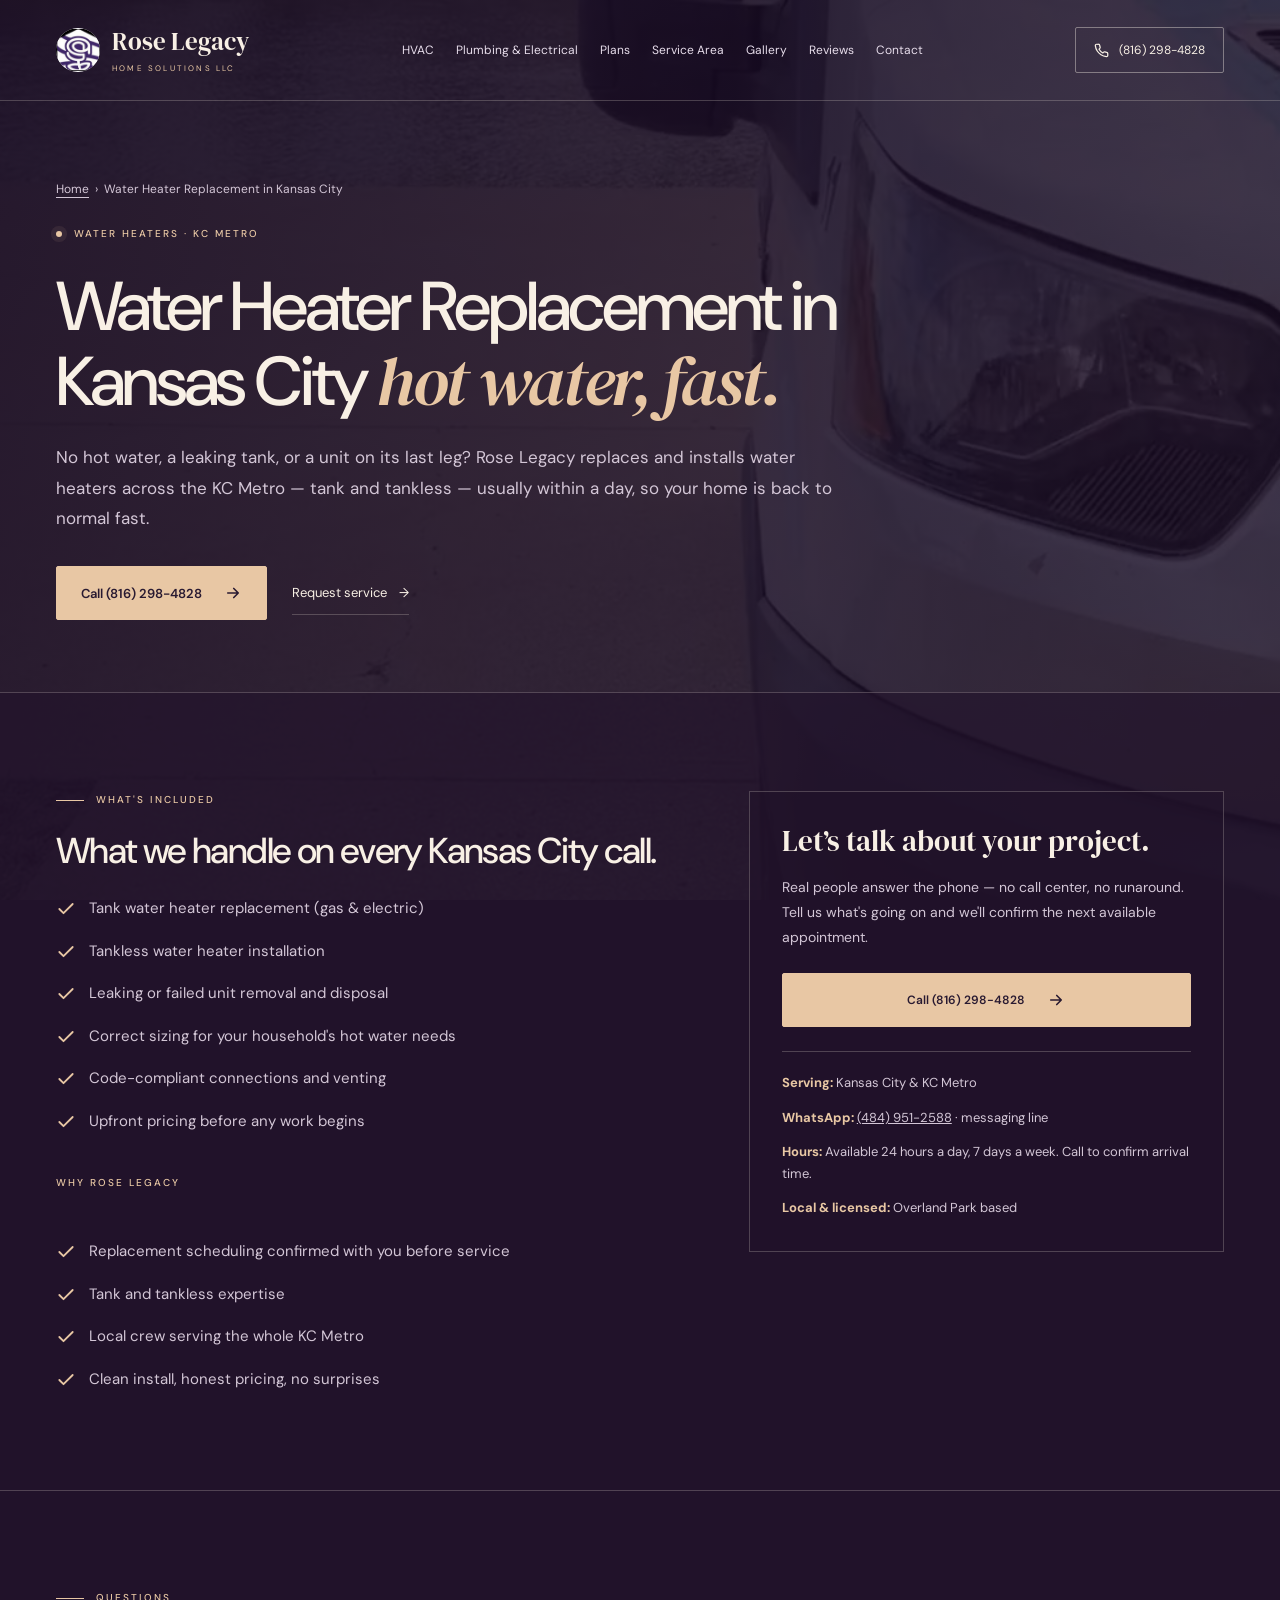
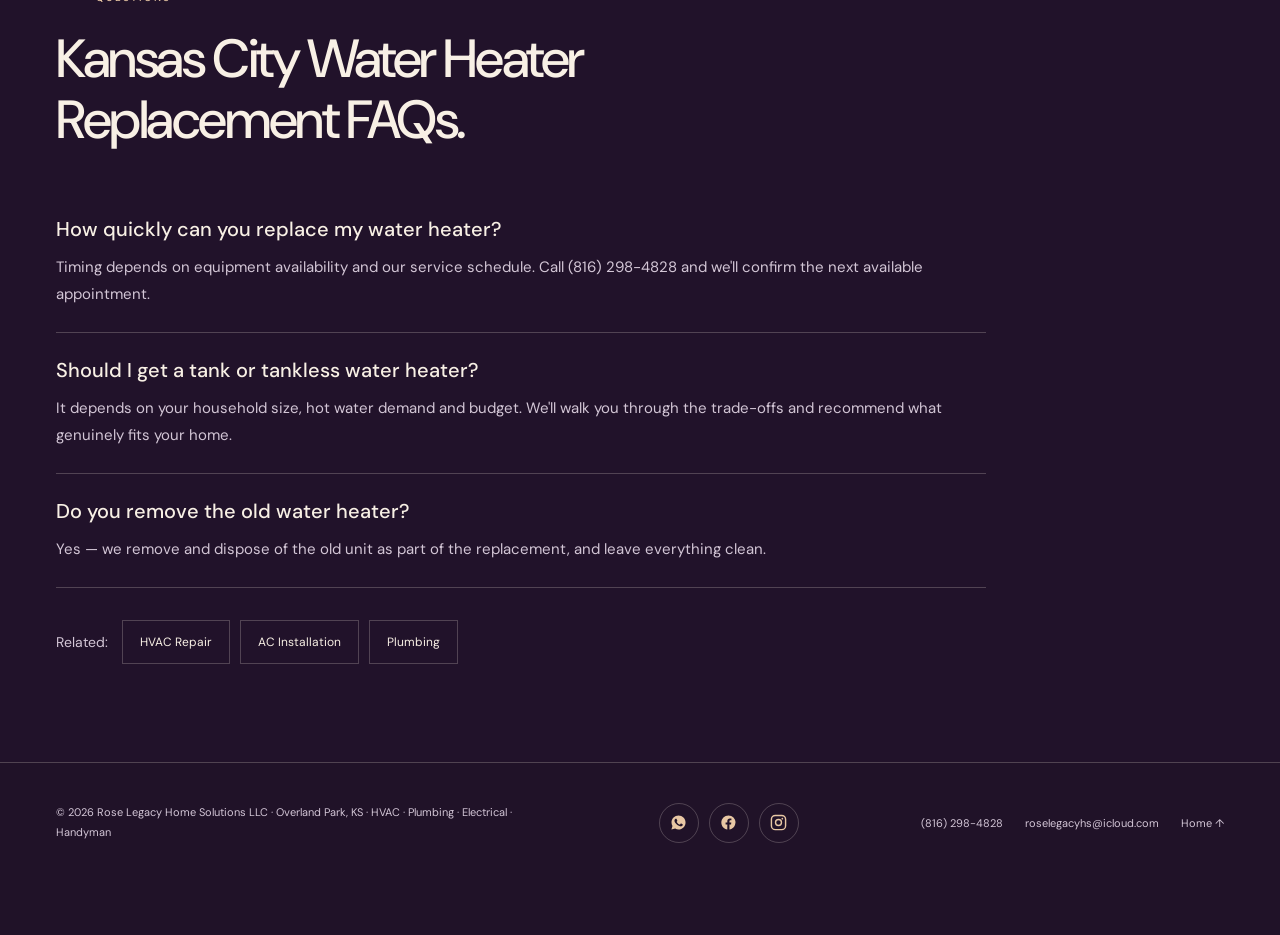
<file: water-heater-replacement-kansas-city.html>
<!doctype html>
<html lang="en">
<head>
<meta charset="utf-8"/>
<meta name="viewport" content="width=device-width, initial-scale=1"/>
<title>Water Heater Replacement Kansas City | Rose Legacy Home Solutions</title>
<meta name="description" content="Water heater replacement and installation across Kansas City Metro. Fast swaps for tank and tankless units from a local crew. Call (816) 298-4828."/>
<meta name="robots" content="index, follow"/>
<link rel="canonical" href="https://roselegacyhs.com/water-heater-replacement-kansas-city"/>
<meta property="og:type" content="website"/>
<meta property="og:site_name" content="Rose Legacy Home Solutions LLC"/>
<meta property="og:title" content="Water Heater Replacement Kansas City | Rose Legacy Home Solutions"/>
<meta property="og:description" content="Water heater replacement and installation across Kansas City Metro. Fast swaps for tank and tankless units from a local crew. Call (816) 298-4828."/>
<meta property="og:url" content="https://roselegacyhs.com/water-heater-replacement-kansas-city"/>
<meta property="og:image" content="https://roselegacyhs.com/logo.png"/>
<meta name="geo.region" content="US-MO"/>
<meta name="geo.placename" content="Kansas City"/>
<meta name="theme-color" content="#211329"/>
<script type="application/ld+json">{"@context": "https://schema.org", "@type": "Service", "serviceType": "Water Heater Replacement Kansas City", "provider": {"@type": "HVACBusiness", "name": "Rose Legacy Home Solutions LLC", "telephone": "+1-816-298-4828", "url": "https://roselegacyhs.com/"}, "areaServed": {"@type": "City", "name": "Kansas City"}, "url": "https://roselegacyhs.com/water-heater-replacement-kansas-city", "description": "Water heater replacement and installation across Kansas City Metro. Fast swaps for tank and tankless units from a local crew. Call (816) 298-4828."}</script>
<script type="application/ld+json">{"@context": "https://schema.org", "@type": "FAQPage", "mainEntity": [{"@type": "Question", "name": "How quickly can you replace my water heater?", "acceptedAnswer": {"@type": "Answer", "text": "Timing depends on equipment availability and our service schedule. Call (816) 298-4828 and we'll confirm the next available appointment."}}, {"@type": "Question", "name": "Should I get a tank or tankless water heater?", "acceptedAnswer": {"@type": "Answer", "text": "It depends on your household size, hot water demand and budget. We'll walk you through the trade-offs and recommend what genuinely fits your home."}}, {"@type": "Question", "name": "Do you remove the old water heater?", "acceptedAnswer": {"@type": "Answer", "text": "Yes \u2014 we remove and dispose of the old unit as part of the replacement, and leave everything clean."}}]}</script>
<script type="application/ld+json">{"@context": "https://schema.org", "@type": "BreadcrumbList", "itemListElement": [{"@type": "ListItem", "position": 1, "name": "Home", "item": "https://roselegacyhs.com/"}, {"@type": "ListItem", "position": 2, "name": "Water Heater Replacement in Kansas City", "item": "https://roselegacyhs.com/water-heater-replacement-kansas-city"}]}</script>
<link rel="icon" type="image/png" href="/logo.png"/>
<link rel="apple-touch-icon" href="/logo.png"/>
<link rel="preconnect" href="https://fonts.googleapis.com">
<link rel="preconnect" href="https://fonts.gstatic.com" crossorigin>
<link href="https://fonts.googleapis.com/css2?family=DM+Serif+Display:ital@0;1&family=DM+Sans:wght@300;400;500;600;700&display=swap" rel="stylesheet">
<link rel="stylesheet" href="/assets/styles.css"/>
<noscript><style>.nav{flex-wrap:wrap}.nav-links{position:static;visibility:visible;opacity:1;transform:none;display:flex;width:100%;max-height:none}.menu-btn{display:none}</style></noscript>
</head>
<body class="service-page">
<a class="skip-link" href="#top">Skip to content</a>
<div class="site-backdrop" aria-hidden="true">
  <picture>
    <source media="(max-aspect-ratio: 4/3)" srcset="/assets/media/roselegacy-mainvideo-poster-movil.jpg">
    <img src="/assets/media/roselegacy-mainvideo-poster-desktop.jpg" alt="" width="1280" height="720" fetchpriority="high">
  </picture>

</div>

<header id="site-header">
  <div class="nav">
    <a class="brand" href="/">
      <img class="brand-mark" src="/logo.png" alt="Rose Legacy Home Solutions logo" width="52" height="52"/>
      <span>
        <span class="brand-name" style="display:block;">Rose Legacy</span>
        <span class="brand-sub">Home Solutions LLC</span>
      </span>
    </a>
    <nav class="nav-links" id="primary-nav" aria-label="Primary">
      <a href="/#services">HVAC</a>
      <a href="/#beyond">Plumbing &amp; Electrical</a>
      <a href="/#plans">Plans</a>
      <a href="/#area">Service Area</a>
      <a href="/#gallery">Gallery</a>
      <a href="/#reviews">Reviews</a>
      <a href="/#contact">Contact</a>
    </nav>
    <div class="nav-right">
      <div class="social-icons">
        <a class="wsp" href="https://wa.me/14849512588" target="_blank" rel="noopener noreferrer" aria-label="WhatsApp: (484) 951-2588"><svg viewBox="0 0 24 24" fill="currentColor" aria-hidden="true"><path d="M12.04 2C6.58 2 2.13 6.45 2.13 11.91c0 1.77.46 3.45 1.34 4.95L2 22l5.29-1.39a9.9 9.9 0 0 0 4.75 1.21h.01c5.46 0 9.91-4.45 9.91-9.91C21.96 6.45 17.5 2 12.04 2Zm5.78 14.04c-.24.68-1.4 1.32-1.93 1.39-.49.07-1.12.1-1.81-.11-.42-.13-.95-.3-1.64-.59-2.88-1.24-4.76-4.13-4.9-4.32-.14-.19-1.18-1.57-1.18-3 0-1.42.75-2.12 1.01-2.41.27-.29.58-.36.78-.36.19 0 .39 0 .56.01.18.01.42-.07.65.5.24.58.81 2 .88 2.14.07.14.12.31.02.5-.1.19-.15.31-.29.48-.15.17-.31.37-.44.5-.15.14-.3.3-.13.59.17.29.76 1.25 1.63 2.02 1.12.99 2.06 1.31 2.36 1.45.29.15.46.13.63-.07.17-.21.72-.84.91-1.13.19-.29.39-.24.65-.14.27.1 1.69.8 1.98.94.29.15.48.21.55.34.07.13.07.74-.17 1.42Z"/></svg></a>
        <a class="fb" href="https://www.facebook.com/profile.php?id=61576740384735" target="_blank" rel="noopener noreferrer" aria-label="Visit our Facebook page"><svg viewBox="0 0 24 24" fill="currentColor" aria-hidden="true"><path d="M22 12.06C22 6.5 17.52 2 11.94 2 6.36 2 1.88 6.5 1.88 12.06c0 5.02 3.66 9.18 8.45 9.94v-7.03H7.9v-2.91h2.43V9.94c0-2.4 1.43-3.73 3.62-3.73 1.05 0 2.15.19 2.15.19v2.36h-1.21c-1.2 0-1.57.74-1.57 1.5v1.8h2.67l-.43 2.91h-2.24v7.03c4.79-.76 8.45-4.92 8.45-9.94Z"/></svg></a>
        <a class="ig" href="https://www.instagram.com/roselegacyhvac" target="_blank" rel="noopener noreferrer" aria-label="Follow us on Instagram"><svg viewBox="0 0 24 24" fill="none" stroke="currentColor" stroke-width="2" stroke-linecap="round" stroke-linejoin="round" aria-hidden="true"><rect x="2" y="2" width="20" height="20" rx="5.5"/><circle cx="12" cy="12" r="4.2"/><circle cx="17.4" cy="6.6" r="1.2" fill="currentColor" stroke="none"/></svg></a>
      </div>
      <a class="nav-call" href="tel:+18162984828" aria-label="Call (816) 298-4828"><svg viewBox="0 0 24 24" fill="none" stroke="currentColor" stroke-width="2" stroke-linecap="round" stroke-linejoin="round"><path d="M22 16.92v3a2 2 0 0 1-2.18 2 19.79 19.79 0 0 1-8.63-3.07 19.5 19.5 0 0 1-6-6A19.79 19.79 0 0 1 2.12 4.18 2 2 0 0 1 4.1 2h3a2 2 0 0 1 2 1.72c.13.96.36 1.9.7 2.81a2 2 0 0 1-.45 2.11L8.09 9.91a16 16 0 0 0 6 6l1.27-1.27a2 2 0 0 1 2.11-.45c.91.34 1.85.57 2.81.7A2 2 0 0 1 22 16.92Z"/></svg>(816) 298-4828</a>
      <button class="menu-btn" id="menu-btn" aria-label="Open menu" aria-expanded="false" aria-controls="primary-nav">
        <svg class="icon-open" viewBox="0 0 24 24" fill="none" stroke="currentColor" stroke-width="2.2" stroke-linecap="round"><line x1="3" y1="6" x2="21" y2="6"/><line x1="3" y1="12" x2="21" y2="12"/><line x1="3" y1="18" x2="21" y2="18"/></svg>
        <svg class="icon-close" viewBox="0 0 24 24" fill="none" stroke="currentColor" stroke-width="2.2" stroke-linecap="round"><line x1="6" y1="6" x2="18" y2="18"/><line x1="18" y1="6" x2="6" y2="18"/></svg>
      </button>
    </div>
  </div>
</header>

<main id="top" tabindex="-1">
  <section class="sp-hero">
    <div class="wrap">
      <div class="breadcrumb"><a href="/">Home</a> &nbsp;›&nbsp; Water Heater Replacement in Kansas City</div>
      <span class="eyebrow"><span class="dot"></span> Water Heaters · KC Metro</span>
      <h1>Water Heater Replacement in Kansas City <em>hot water, fast.</em></h1>
      <p class="lede">No hot water, a leaking tank, or a unit on its last leg? Rose Legacy replaces and installs water heaters across the KC Metro — tank and tankless — usually within a day, so your home is back to normal fast.</p>
      <div class="hero-actions">
        <a class="btn-primary" href="tel:+18162984828">Call (816) 298-4828 <svg viewBox="0 0 24 24" fill="none" stroke="currentColor" stroke-width="2.2" stroke-linecap="round" stroke-linejoin="round"><path d="M5 12h14M13 6l6 6-6 6"/></svg></a>
        <a class="text-link" href="/#contact">Request service <span aria-hidden="true">→</span></a>
      </div>
    </div>
  </section>

  <section>
    <div class="wrap sp-grid">
      <div data-reveal>
        <span class="kicker">What&#x27;s included</span>
        <h2>What we handle on every Kansas City call.</h2>
        <ul class="feature-list">
      <li><svg viewBox="0 0 24 24" fill="none" stroke="currentColor" stroke-width="2.2" stroke-linecap="round" stroke-linejoin="round"><path d="M20 6 9 17l-5-5"/></svg><span>Tank water heater replacement (gas &amp; electric)</span></li>
      <li><svg viewBox="0 0 24 24" fill="none" stroke="currentColor" stroke-width="2.2" stroke-linecap="round" stroke-linejoin="round"><path d="M20 6 9 17l-5-5"/></svg><span>Tankless water heater installation</span></li>
      <li><svg viewBox="0 0 24 24" fill="none" stroke="currentColor" stroke-width="2.2" stroke-linecap="round" stroke-linejoin="round"><path d="M20 6 9 17l-5-5"/></svg><span>Leaking or failed unit removal and disposal</span></li>
      <li><svg viewBox="0 0 24 24" fill="none" stroke="currentColor" stroke-width="2.2" stroke-linecap="round" stroke-linejoin="round"><path d="M20 6 9 17l-5-5"/></svg><span>Correct sizing for your household&#x27;s hot water needs</span></li>
      <li><svg viewBox="0 0 24 24" fill="none" stroke="currentColor" stroke-width="2.2" stroke-linecap="round" stroke-linejoin="round"><path d="M20 6 9 17l-5-5"/></svg><span>Code-compliant connections and venting</span></li>
      <li><svg viewBox="0 0 24 24" fill="none" stroke="currentColor" stroke-width="2.2" stroke-linecap="round" stroke-linejoin="round"><path d="M20 6 9 17l-5-5"/></svg><span>Upfront pricing before any work begins</span></li>
        </ul>

        <span class="kicker" style="margin-top:40px; display:inline-block;">Why Rose Legacy</span>
        <ul class="feature-list">
      <li><svg viewBox="0 0 24 24" fill="none" stroke="currentColor" stroke-width="2.2" stroke-linecap="round" stroke-linejoin="round"><path d="M20 6 9 17l-5-5"/></svg><span>Replacement scheduling confirmed with you before service</span></li>
      <li><svg viewBox="0 0 24 24" fill="none" stroke="currentColor" stroke-width="2.2" stroke-linecap="round" stroke-linejoin="round"><path d="M20 6 9 17l-5-5"/></svg><span>Tank and tankless expertise</span></li>
      <li><svg viewBox="0 0 24 24" fill="none" stroke="currentColor" stroke-width="2.2" stroke-linecap="round" stroke-linejoin="round"><path d="M20 6 9 17l-5-5"/></svg><span>Local crew serving the whole KC Metro</span></li>
      <li><svg viewBox="0 0 24 24" fill="none" stroke="currentColor" stroke-width="2.2" stroke-linecap="round" stroke-linejoin="round"><path d="M20 6 9 17l-5-5"/></svg><span>Clean install, honest pricing, no surprises</span></li>
        </ul>
      </div>

      <aside class="sp-aside" data-reveal>
        <h3>Let’s talk about your project.</h3>
        <p>Real people answer the phone — no call center, no runaround. Tell us what's going on and we'll confirm the next available appointment.</p>
        <a class="btn-primary" href="tel:+18162984828">Call (816) 298-4828 <svg viewBox="0 0 24 24" fill="none" stroke="currentColor" stroke-width="2.2" stroke-linecap="round" stroke-linejoin="round"><path d="M5 12h14M13 6l6 6-6 6"/></svg></a>
        <div class="aside-meta">
          <div><strong>Serving:</strong> Kansas City &amp; KC Metro</div>
          <div><strong>WhatsApp:</strong> <a href="https://wa.me/14849512588" target="_blank" rel="noopener noreferrer">(484) 951-2588</a> · messaging line</div>
          <div><strong>Hours:</strong> Available 24 hours a day, 7 days a week. Call to confirm arrival time.</div>
          <div><strong>Local &amp; licensed:</strong> Overland Park based</div>
        </div>
      </aside>
    </div>
  </section>

  <section>
    <div class="wrap">
      <div class="section-head" data-reveal>
        <span class="kicker">Questions</span>
        <h2>Kansas City Water Heater Replacement FAQs.</h2>
      </div>
    <div class="faq-item" data-reveal>
      <h3>How quickly can you replace my water heater?</h3>
      <p>Timing depends on equipment availability and our service schedule. Call (816) 298-4828 and we&#x27;ll confirm the next available appointment.</p>
    </div>
    <div class="faq-item" data-reveal>
      <h3>Should I get a tank or tankless water heater?</h3>
      <p>It depends on your household size, hot water demand and budget. We&#x27;ll walk you through the trade-offs and recommend what genuinely fits your home.</p>
    </div>
    <div class="faq-item" data-reveal>
      <h3>Do you remove the old water heater?</h3>
      <p>Yes — we remove and dispose of the old unit as part of the replacement, and leave everything clean.</p>
    </div>
      <div class="related-services" data-reveal>
        <span style="font-size:14px;color:var(--ink-soft);align-self:center;margin-right:4px;">Related:</span>
      <a href="/hvac-repair-overland-park">HVAC Repair</a>
      <a href="/ac-installation-kansas-city">AC Installation</a>
      <a href="/plumbing-lees-summit">Plumbing</a>
      </div>
    </div>
  </section>
</main>

<footer>
  <div class="wrap footer-inner">
    <p>© <span id="year"></span> Rose Legacy Home Solutions LLC · Overland Park, KS · HVAC · Plumbing · Electrical · Handyman</p>
    <div class="social-icons">
      <a class="wsp" href="https://wa.me/14849512588" target="_blank" rel="noopener noreferrer" aria-label="WhatsApp: (484) 951-2588"><svg viewBox="0 0 24 24" fill="currentColor" aria-hidden="true"><path d="M12.04 2C6.58 2 2.13 6.45 2.13 11.91c0 1.77.46 3.45 1.34 4.95L2 22l5.29-1.39a9.9 9.9 0 0 0 4.75 1.21h.01c5.46 0 9.91-4.45 9.91-9.91C21.96 6.45 17.5 2 12.04 2Zm5.78 14.04c-.24.68-1.4 1.32-1.93 1.39-.49.07-1.12.1-1.81-.11-.42-.13-.95-.3-1.64-.59-2.88-1.24-4.76-4.13-4.9-4.32-.14-.19-1.18-1.57-1.18-3 0-1.42.75-2.12 1.01-2.41.27-.29.58-.36.78-.36.19 0 .39 0 .56.01.18.01.42-.07.65.5.24.58.81 2 .88 2.14.07.14.12.31.02.5-.1.19-.15.31-.29.48-.15.17-.31.37-.44.5-.15.14-.3.3-.13.59.17.29.76 1.25 1.63 2.02 1.12.99 2.06 1.31 2.36 1.45.29.15.46.13.63-.07.17-.21.72-.84.91-1.13.19-.29.39-.24.65-.14.27.1 1.69.8 1.98.94.29.15.48.21.55.34.07.13.07.74-.17 1.42Z"/></svg></a>
      <a class="fb" href="https://www.facebook.com/profile.php?id=61576740384735" target="_blank" rel="noopener noreferrer" aria-label="Visit our Facebook page"><svg viewBox="0 0 24 24" fill="currentColor" aria-hidden="true"><path d="M22 12.06C22 6.5 17.52 2 11.94 2 6.36 2 1.88 6.5 1.88 12.06c0 5.02 3.66 9.18 8.45 9.94v-7.03H7.9v-2.91h2.43V9.94c0-2.4 1.43-3.73 3.62-3.73 1.05 0 2.15.19 2.15.19v2.36h-1.21c-1.2 0-1.57.74-1.57 1.5v1.8h2.67l-.43 2.91h-2.24v7.03c4.79-.76 8.45-4.92 8.45-9.94Z"/></svg></a>
      <a class="ig" href="https://www.instagram.com/roselegacyhvac" target="_blank" rel="noopener noreferrer" aria-label="Follow us on Instagram"><svg viewBox="0 0 24 24" fill="none" stroke="currentColor" stroke-width="2" stroke-linecap="round" stroke-linejoin="round" aria-hidden="true"><rect x="2" y="2" width="20" height="20" rx="5.5"/><circle cx="12" cy="12" r="4.2"/><circle cx="17.4" cy="6.6" r="1.2" fill="currentColor" stroke="none"/></svg></a>
    </div>
    <div class="footer-links">
      <a href="tel:+18162984828">(816) 298-4828</a>
      <a href="mailto:roselegacyhs@icloud.com">roselegacyhs@icloud.com</a>
      <a href="/">Home ↑</a>
    </div>
  </div>
</footer>

<script src="/assets/site.js" defer></script>

</body>
</html>
</file>
<file: assets/styles.css>
/* Rose Legacy: shared cinematic design for the homepage and service pages. */
:root {
  color-scheme: dark;
  --background: #211329;
  --surface: rgba(34, 19, 43, .65);
  --cream: #f8f0e5;
  --sand: #e8c7a4;
  --ink: #f8f0e5;
  --ink-soft: #d3c6d6;
  --purple: #d8c0ec;
  --purple-deep: #f8f0e5;
  --copper: #e8c7a4;
  --copper-light: #e8c7a4;
  --line: rgba(248, 240, 229, .22);
}
* { box-sizing: border-box; }
html { scroll-behavior: smooth; scroll-padding-top: 124px; background: var(--background); }
body { margin: 0; font-family: 'DM Sans', Arial, sans-serif; color: var(--cream); -webkit-font-smoothing: antialiased; }
h1, h2, h3, h4, p { margin: 0; }
h1, h2, h3, h4 { font-weight: 500; }
p { line-height: 1.8; color: var(--ink-soft); }
a { color: inherit; }
button { font: inherit; color: inherit; cursor: pointer; }
a, button { -webkit-tap-highlight-color: transparent; }
a:focus-visible, button:focus-visible, summary:focus-visible { outline: 2px solid var(--sand); outline-offset: 5px; }
img, svg { max-width: 100%; display: block; }
[hidden] { display: none !important; }
::selection { background: var(--sand); color: var(--background); }
.wrap, .nav { width: min(100% - 112px, 1328px); margin-inline: auto; }
.skip-link { position: fixed; top: -80px; left: 20px; z-index: 300; padding: 14px 20px; background: var(--cream); color: var(--background); }
.skip-link:focus { top: 12px; }

/* The moving image fills the page, with a responsive still underneath it. */
.site-backdrop { position: fixed; inset: 0; z-index: -1; pointer-events: none; background: var(--background); }
.site-backdrop picture, .site-backdrop img, .site-backdrop video { position: absolute; inset: 0; width: 100%; height: 100%; object-fit: cover; }
.site-backdrop video { opacity: 0; transition: opacity .6s ease; }
.site-backdrop video.ready { opacity: 1; }
.site-backdrop::after { content: ''; position: absolute; inset: 0; background: linear-gradient(90deg, rgba(24,11,34,.9), rgba(24,11,34,.55) 52%, rgba(24,11,34,.28)), linear-gradient(180deg, rgba(24,11,34,.22), transparent 45%, rgba(24,11,34,.6)); }
.service-page .site-backdrop::after { background: linear-gradient(110deg, rgba(24,11,34,.94), rgba(24,11,34,.78)); }
.video-control { position: fixed; bottom: 20px; right: 22px; z-index: 60; width: 44px; height: 44px; padding: 0; display: inline-flex; justify-content: center; align-items: center; font-size: 15px; border: 1px solid #f8f0e555; border-radius: 40px; background: #211329dd; backdrop-filter: blur(10px); }
.video-control:hover { background: #412b50; }

/* Original logo and all existing destinations remain in the navigation. */
header { position: sticky; top: 0; z-index: 50; border-bottom: 1px solid var(--line); transition: background .25s; }
header.scrolled, header.menu-open { background: #211329f0; backdrop-filter: blur(14px); }
.nav { min-height: 100px; display: flex; align-items: center; justify-content: space-between; gap: 28px; }
.brand { display: inline-flex; align-items: center; gap: 12px; text-decoration: none; flex-shrink: 0; }
.brand-mark { width: 44px; height: 44px; border-radius: 50%; object-fit: contain; background: #fff; }
.brand-name { font: 25px/1.15 'DM Serif Display', Georgia, serif; white-space: nowrap; }
.brand-sub { display: block; margin-top: 7px; font-size: 8px; letter-spacing: 2.2px; text-transform: uppercase; color: var(--sand); white-space: nowrap; }
.nav-links { display: flex; align-items: center; gap: 22px; }
.nav-links a { font-size: 12px; text-decoration: none; color: #e7ddeb; white-space: nowrap; padding-block: 12px; border-bottom: 1px solid transparent; }
.nav-links a:hover { color: var(--sand); border-color: var(--sand); }
.nav-right { display: flex; align-items: center; gap: 16px; }
.nav-call { display: inline-flex; align-items: center; gap: 10px; padding: 14px 18px; border: 1px solid #f8f0e566; border-radius: 2px; font-size: 12px; text-decoration: none; white-space: nowrap; }
.nav-call:hover { background: #f8f0e51a; }
.nav-call svg { width: 15px; height: 15px; }
.social-icons { display: flex; gap: 10px; align-items: center; }
.social-icons a { display: grid; place-items: center; width: 40px; height: 40px; border: 1px solid var(--line); border-radius: 50%; color: var(--sand); transition: background .2s; }
.social-icons svg { width: 17px; height: 17px; }
.social-icons a:hover { background: #e8c7a425; }
.nav-right .social-icons { display: none; }
.menu-btn { display: none; align-items: center; justify-content: center; width: 44px; height: 44px; flex: none; background: transparent; border: 1px solid var(--line); border-radius: 2px; }
.menu-btn svg { width: 21px; height: 21px; }
.menu-btn .icon-close { display: none; }
.menu-open .menu-btn .icon-open { display: none; }
.menu-open .menu-btn .icon-close { display: block; }

/* Homepage: editorial typography with room for the real footage. */
.hero { min-height: calc(100svh - 100px); display: flex; align-items: center; padding: 100px 0 80px; border: 0; background: transparent; }
.hero-grid { display: grid; grid-template-columns: 1.4fr .6fr; gap: 45px; align-items: center; }
.hero-copy { max-width: 780px; }
.eyebrow, .kicker { display: flex; gap: 12px; align-items: center; font-size: 10px; line-height: 1.8; letter-spacing: 2px; text-transform: uppercase; font-weight: 500; color: var(--sand); }
.eyebrow .dot { width: 6px; height: 6px; border-radius: 50%; background: var(--sand); flex: none; box-shadow: 0 0 0 5px #e8c7a414; }
.hero h1 { font-size: clamp(62px, 7vw, 104px); line-height: 1.03; letter-spacing: -.06em; margin-top: 27px; }
.hero-kicker { display: block; font-size: 13px; letter-spacing: .01em; line-height: 1.6; color: var(--ink-soft); font-weight: 400; margin-bottom: 18px; }
.hero h1 em, h2 em { font-family: 'DM Serif Display', Georgia, serif; font-weight: 400; color: var(--sand); }
.hero h1 em { display: block; white-space: nowrap; }
.hero .lede { margin-top: 25px; font-size: 16px; max-width: 44ch; }
.hero-actions { margin-top: 32px; display: flex; flex-wrap: wrap; align-items: center; gap: 25px; }
.btn-primary { display: inline-flex; justify-content: center; align-items: center; gap: 22px; min-height: 54px; padding: 15px 24px; font-size: 13px; font-weight: 600; text-decoration: none; color: #291a31; background: var(--sand); border: 1px solid var(--sand); border-radius: 2px; transition: transform .2s, background .2s; }
.btn-primary:hover { background: var(--cream); transform: translateY(-2px); }
.btn-primary svg { width: 18px; height: 18px; flex: none; }
.text-link, .card-link { display: inline-flex; align-items: center; gap: 12px; min-height: 44px; font-size: 13px; text-decoration: none; border-bottom: 1px solid var(--line); }
.text-link:hover, .card-link:hover { color: var(--sand); border-color: var(--sand); }
.hero-strip { display: flex; flex-wrap: wrap; gap: 14px 22px; margin-top: 34px; }
.hero-strip span { display: flex; align-items: center; gap: 8px; font-size: 11px; color: var(--ink-soft); }
.hero-strip svg { width: 15px; height: 15px; color: var(--sand); }
.hero-note { align-self: end; justify-self: end; max-width: 220px; border-left: 1px solid #e8c7a470; padding: 0 0 0 20px; }
.hero-note p { font: 26px/1.25 'DM Serif Display', Georgia, serif; color: var(--cream); margin: 13px 0; }
.hero-note .text-link { font-size: 11px; }

section { position: relative; padding: 98px 0; border-top: 1px solid var(--line); background: var(--surface); }
.section-head { max-width: 670px; margin-bottom: 42px; }
.kicker { margin-bottom: 22px; }
.kicker::before { content: ''; width: 28px; height: 1px; flex: none; background: var(--sand); }
h2 { font-size: clamp(34px, 4.2vw, 58px); line-height: 1.12; letter-spacing: -.045em; }
h2 em { display: block; }
.section-head p { font-size: 15px; margin-top: 22px; }
.hvac-layout { display: grid; grid-template-columns: .8fr 1.2fr; gap: 65px; align-items: start; }
.hvac-layout .section-head { position: sticky; top: 140px; }
.hvac-grid { display: grid; grid-template-columns: 1fr 1fr; gap: 0 30px; }
.hvac-card { border-top: 1px solid var(--line); padding: 27px 0 31px; }
.icon { width: 42px; height: 42px; display: grid; place-items: center; border: 1px solid #e8c7a440; border-radius: 50%; color: var(--sand); flex: none; }
.icon svg { width: 21px; height: 21px; }
.hvac-card .icon { margin-bottom: 22px; }
.hvac-card h3 { font-size: 20px; margin-bottom: 12px; letter-spacing: -.4px; }
.hvac-card p { font-size: 13px; }
.card-link { margin-top: 16px; color: var(--sand); font-size: 11px; }
#beyond, #gallery { background: #21132980; }
.beyond-grid { display: grid; grid-template-columns: repeat(3, 1fr); gap: 30px; }
.beyond-card { border-top: 1px solid var(--line); padding-top: 27px; }
.beyond-card .icon { margin-bottom: 22px; }
.beyond-card h3 { font-size: 22px; letter-spacing: -.5px; margin-bottom: 12px; }
.beyond-card p { font-size: 14px; }
.area-inner { display: grid; grid-template-columns: 1.25fr .75fr; gap: 90px; align-items: center; }
.area-inner p { font-size: 15px; margin-top: 25px; max-width: 590px; }
.city-list { display: flex; flex-wrap: wrap; gap: 10px; margin-top: 29px; }
.city-pill { display: inline-flex; align-items: center; gap: 8px; padding: 11px 15px; border: 1px solid var(--line); font-size: 12px; }
.city-pill svg { width: 14px; height: 14px; color: var(--sand); }
.area-note { border-left: 1px solid var(--line); padding-left: 34px; }
.area-note p { font: 30px/1.35 'DM Serif Display', Georgia, serif; color: var(--sand); margin-bottom: 22px; }
.area-note .text-link { font-size: 12px; }
.plans-grid { display: grid; grid-template-columns: repeat(3, 1fr); gap: 23px; }
.plan-card { border: 1px solid var(--line); padding: 32px 28px; background: #21132942; display: flex; flex-direction: column; gap: 20px; }
.plan-card.featured { border-color: #e8c7a4a0; background: linear-gradient(145deg,#6a477057,#21132950); }
.plan-tag { color: var(--sand); font-size: 10px; letter-spacing: 1.7px; text-transform: uppercase; }
.plan-card h3 { font: 29px/1.12 'DM Serif Display', Georgia, serif; }
.plan-card p { font-size: 13px; }
.plan-card ul { padding: 0; margin: 0 0 15px; list-style: none; }
.plan-card li { display: flex; align-items: start; gap: 10px; font-size: 13px; color: var(--ink-soft); line-height: 1.8; margin-bottom: 11px; }
.plan-card li svg { width: 17px; height: 17px; flex: none; margin-top: 3px; color: var(--sand); }
.plan-card .text-link { margin-top: auto; align-self: start; color: var(--sand); }

/* New project highlights, followed by every photo from the original gallery. */
.featured-gallery { display: grid; grid-template-columns: 1.18fr 1fr 1fr; gap: 25px; align-items: start; }
.featured-gallery .gallery-item:nth-child(2) { margin-top: 45px; }
.featured-gallery .gallery-item:nth-child(3) { margin-top: 90px; }
.gallery-item { position: relative; display: block; text-align: left; overflow: hidden; padding: 0; border: 1px solid var(--line); border-radius: 2px; background: var(--background); width: 100%; }
.gallery-item img { width: 100%; height: 100%; object-fit: cover; transition: transform .6s ease; }
.featured-gallery .gallery-item img { height: auto; aspect-ratio: 4/5; object-position: 50% 65%; }
.gallery-item::after { content: ''; position: absolute; inset: 0; pointer-events: none; background: linear-gradient(0deg,#130b1ceb,transparent 48%); }
.gallery-item:hover img { transform: scale(1.035); }
.g-panel { position: absolute; bottom: 0; left: 0; right: 0; z-index: 1; display: flex; flex-direction: column; gap: 8px; padding: 22px; }
.g-tag { color: var(--sand); font-size: 9px; letter-spacing: 1.8px; text-transform: uppercase; }
.g-label { color: #fff; font: 19px/1.2 'DM Serif Display', Georgia, serif; }
.g-zoom { position: absolute; right: 16px; top: 16px; z-index: 1; display: grid; place-items: center; width: 35px; height: 35px; border-radius: 50%; background: #211329a0; border: 1px solid #f8f0e560; }
.g-zoom svg { width: 16px; height: 16px; }
.gallery-more { margin-top: 43px; border-block: 1px solid var(--line); }
.gallery-more summary { list-style: none; padding: 23px 0; display: flex; justify-content: space-between; align-items: center; cursor: pointer; font-size: 14px; }
.gallery-more summary::-webkit-details-marker { display: none; }
.gallery-more summary::after { content: '+'; font-size: 24px; color: var(--sand); }
.gallery-more[open] summary::after { content: '−'; }
.gallery-grid { display: grid; grid-template-columns: repeat(4,1fr); gap: 16px; padding-bottom: 28px; }
.gallery-grid .gallery-item { aspect-ratio: 3/4; }
.gallery-grid .g-panel { padding: 17px; }
.gallery-grid .g-label { font-size: 16px; }
.lightbox { position: fixed; width: min(1060px,calc(100% - 40px)); max-height: 94svh; padding: 22px; color: var(--cream); background: #211329; border: 1px solid var(--line); border-radius: 3px; }
.lightbox::backdrop { background: #130b1ce8; backdrop-filter: blur(10px); }
.lightbox-inner { position: relative; }
.lightbox-toolbar { display: flex; align-items: center; justify-content: space-between; gap: 20px; margin-bottom: 16px; }
.lightbox-toolbar p { color: var(--sand); font-size: 12px; }
.lightbox-close, .lb-nav { display: grid; place-items: center; width: 44px; height: 44px; border: 1px solid var(--line); border-radius: 50%; background: #211329e6; }
.lightbox-close { font-size: 21px; }
.lightbox-inner img { max-width: 100%; max-height: 70svh; width: auto; margin-inline: auto; object-fit: contain; }
.lightbox-caption { font-size: 12px; text-align: center; margin-top: 17px; }
.lb-nav { position: absolute; top: 48%; z-index: 1; }
.lb-nav.prev { left: 0; }
.lb-nav.next { right: 0; }
.lb-nav svg { width: 20px; height: 20px; }
body.photo-open { overflow: hidden; }

.google-rating { display: grid; grid-template-columns: auto 1fr; gap: 55px; align-items: center; border-block: 1px solid var(--line); padding: 37px 0; }
.gr-score { display: flex; flex-direction: column; align-items: center; gap: 12px; padding-right: 55px; border-right: 1px solid var(--line); }
.review-source { font: 48px/1.1 'DM Serif Display', Georgia, serif; color: var(--sand); }
.gr-count { font-size: 12px; color: var(--ink-soft); }
.gr-cta p { font-size: 19px; max-width: 35ch; margin-bottom: 22px; }
.gr-actions { display: flex; align-items: center; gap: 25px; flex-wrap: wrap; }
#contact { background: linear-gradient(125deg,#3b244bae,#21132975); }
.contact-inner { display: grid; grid-template-columns: .9fr 1.1fr; gap: 70px; align-items: start; }
.contact-inner > div > p { margin-top: 23px; font-size: 15px; max-width: 48ch; }
.contact-cta { margin-top: 29px; }
.info-card { border-top: 1px solid var(--line); }
.info-row { display: flex; gap: 18px; padding: 20px 0; border-bottom: 1px solid var(--line); }
.info-row .label { font-size: 9px; text-transform: uppercase; letter-spacing: 1.8px; color: var(--sand); margin-bottom: 8px; }
.info-row .value { font-size: 14px; line-height: 1.7; overflow-wrap: anywhere; }
.info-row a { text-decoration: none; }
.info-row a:hover { color: var(--sand); }
/* Native POST keeps delivery and the spam check working without JavaScript. */
.contact-details, .service-form { min-width: 0; }
.contact-details .info-card { margin-top: 30px; }
.contact-urgent { font-size: 13px; margin-top: 14px; max-width: 34ch; }
.service-form { padding: clamp(22px, 3vw, 40px); background: #211329ed; border: 1px solid var(--line); border-top: 2px solid var(--sand); border-radius: 3px; }
.service-form h3 { font: 36px/1.15 'DM Serif Display', Georgia, serif; margin: 14px 0; }
.service-form > p { font-size: 13px; }
.form-fields { display: grid; grid-template-columns: minmax(0, 1fr) minmax(0, 1fr); gap: 20px 16px; margin: 28px 0 20px; }
.form-wide { grid-column: 1 / -1; }
.form-field { display: flex; flex-direction: column; gap: 9px; min-width: 0; }
.form-field label { font-size: 12px; font-weight: 500; }
.form-field label span { color: var(--ink-soft); font-weight: 400; }
.form-field input, .form-field select, .form-field textarea { width: 100%; min-width: 0; min-height: 48px; padding: 12px; border: 1px solid #f8f0e550; border-radius: 2px; background: #33223c; color: var(--cream); font: 16px/1.5 'DM Sans', Arial, sans-serif; }
.form-field textarea { resize: vertical; }
.form-field input::placeholder, .form-field textarea::placeholder { color: #c5b7cc; opacity: 1; }
.form-field input:focus-visible, .form-field select:focus-visible, .form-field textarea:focus-visible { outline: 2px solid var(--sand); outline-offset: 3px; }
.form-field input:user-invalid, .form-field select:user-invalid { border-color: #ffb7ae; }
.form-honey { display: none; }
.service-form .form-note { font-size: 11px; line-height: 1.7; color: var(--ink-soft); }
.form-note a { text-underline-offset: 3px; }
.form-submit { width: 100%; justify-content: space-between; margin: 20px 0 14px; border: 0; }
.thank-you-panel { max-width: 760px; padding-block: clamp(65px, 12vh, 140px); }
.thank-you-panel h1 { font: clamp(46px, 7vw, 76px)/1.05 'DM Serif Display', Georgia, serif; margin-block: 24px; }
.thank-you-panel h1 em { color: var(--sand); }
.thank-you-panel p { max-width: 52ch; }
.thank-you-panel .info-card { margin-top: 36px; }
@media (max-width: 600px) {
  .form-fields { grid-template-columns: minmax(0, 1fr); }
  .service-form h3 { font-size: 32px; }
}
footer { position: relative; padding: 40px 0 92px; border-top: 1px solid var(--line); background: #21132990; }
.footer-inner { display: flex; align-items: center; justify-content: space-between; flex-wrap: wrap; gap: 26px; }
.footer-inner p { font-size: 11px; max-width: 480px; }
.footer-links { display: flex; align-items: center; gap: 22px; flex-wrap: wrap; }
.footer-links a { font-size: 11px; color: var(--ink-soft); text-decoration: none; }
.footer-links a:hover { color: var(--sand); }

/* Service pages share the palette without downloading another background video. */
.sp-hero { padding: 80px 0 72px; background: transparent; border: 0; }
.breadcrumb { font-size: 12px; color: var(--ink-soft); margin-bottom: 28px; }
.breadcrumb a { text-underline-offset: 4px; }
.sp-hero .eyebrow { margin-bottom: 26px; }
.sp-hero h1 { max-width: 20ch; font-size: clamp(42px,5.4vw,78px); line-height: 1.08; letter-spacing: -.045em; }
.sp-hero h1 em { font-family: 'DM Serif Display',Georgia,serif; color: var(--sand); font-weight: 400; }
.sp-hero .lede { max-width: 65ch; font-size: 17px; margin-top: 24px; }
.sp-grid { display: grid; grid-template-columns: 1.3fr 1fr; gap: 75px; align-items: start; }
.sp-grid h2 { font-size: 36px; }
.feature-list { list-style: none; padding: 0; margin: 25px 0 0; display: grid; gap: 17px; }
.feature-list li { display: flex; gap: 13px; font-size: 15px; line-height: 1.7; color: var(--ink-soft); }
.feature-list svg { width: 20px; height: 20px; color: var(--sand); flex: none; margin-top: 3px; }
.sp-aside { padding: 32px; border: 1px solid var(--line); background: #21132990; position: sticky; top: 125px; }
.sp-aside h3 { font: 29px/1.2 'DM Serif Display',Georgia,serif; margin-bottom: 16px; }
.sp-aside p { font-size: 14px; margin-bottom: 23px; }
.sp-aside .btn-primary { width: 100%; padding-inline: 15px; font-size: 12px; }
.aside-meta { border-top: 1px solid var(--line); margin-top: 24px; padding-top: 20px; display: grid; gap: 12px; font-size: 13px; line-height: 1.7; color: var(--ink-soft); }
.aside-meta strong { color: var(--sand); }
.faq-item { padding: 24px 0; border-bottom: 1px solid var(--line); max-width: 930px; }
.faq-item h3 { font-size: 20px; margin-bottom: 12px; }
.faq-item p { font-size: 15px; }
.related-services { display: flex; flex-wrap: wrap; gap: 10px; margin-top: 32px; }
.related-services a { display: inline-flex; align-items: center; min-height: 44px; padding: 10px 17px; border: 1px solid var(--line); font-size: 12px; text-decoration: none; }
.related-services a:hover { background: #e8c7a41a; }

/* Progressive enhancement: content is visible even when scripts are unavailable. */
@keyframes arrive { from { opacity: 0; transform: translateY(16px); } to { opacity: 1; transform: translateY(0); } }
.hero-copy { animation: arrive .8s both; }
@media (min-width:1600px) { .nav-right .social-icons { display: flex; } .nav-links { gap: 18px; } }
@media (max-width:1250px) {
  .nav-links { gap: 16px; }
  .nav-links a { font-size: 11px; }
  .brand-name { font-size: 22px; }
  .nav { gap: 20px; }
  .nav-call { font-size: 11px; padding-inline: 13px; }
}
@media (max-width:1100px) {
  .wrap, .nav { width: calc(100% - 72px); }
  .menu-btn { display: flex; }
  .nav-links { position: absolute; top: 100%; left: 0; right: 0; padding: 15px 36px 22px; background: #211329fa; border-bottom: 1px solid var(--line); flex-direction: column; align-items: stretch; gap: 0; max-height: calc(100svh - 100px); overflow-y: auto; visibility: hidden; opacity: 0; transform: translateY(-8px); transition: opacity .2s,transform .2s,visibility .2s; }
  .nav-links a { padding: 14px 0; min-height: 46px; font-size: 15px; border-bottom: 1px solid var(--line); }
  .menu-open .nav-links { visibility: visible; opacity: 1; transform: none; }
  .hvac-layout { grid-template-columns: 1fr; gap: 0; }
  .hvac-layout .section-head { position: static; }
  .hvac-grid { grid-template-columns: repeat(2,1fr); gap: 0 38px; }
  .plans-grid { gap: 16px; }
  .plan-card { padding: 27px 22px; }
  .plan-card h3 { font-size: 25px; }
  .area-inner, .contact-inner, .sp-grid { gap: 45px; }
}
@media (max-width:850px) {
  .wrap, .nav { width: calc(100% - 56px); }
  .hero { padding: 85px 0 75px; }
  .hero-grid { grid-template-columns: 1fr; }
  .hero-note { display: none; }
  .hero h1 { font-size: clamp(60px,9.8vw,83px); }
  section { padding: 76px 0; }
  .beyond-grid, .plans-grid { grid-template-columns: 1fr; gap: 26px; }
  .beyond-card { display: flex; gap: 22px; }
  .plan-card { padding: 32px; }
  .plan-card h3 { font-size: 30px; }
  .plan-card .text-link { margin-top: 0; }
  .plan-card ul { margin-bottom: 0; }
  .area-inner, .contact-inner, .sp-grid { grid-template-columns: 1fr; }
  .area-note { padding-left: 25px; }
  .area-note p { font-size: 26px; margin-top: 0; }
  .featured-gallery { gap: 16px; }
  .g-panel { padding: 16px; }
  .g-label { font-size: 16px; }
  .gallery-grid { grid-template-columns: repeat(2,1fr); }
  .sp-aside { position: static; }
  .sp-hero h1 { font-size: 58px; }
  .sp-grid h2 { font-size: 35px; }
}
@media (max-width:600px) {
  html { scroll-padding-top: 105px; }
  .wrap, .nav { width: calc(100% - 44px); }
  .nav { min-height: 84px; gap: 12px; }
  .brand { gap: 8px; }
  .brand-mark { width: 34px; height: 34px; }
  .brand-name { font-size: 21px; }
  .brand-sub { font-size: 6.5px; letter-spacing: 1.3px; margin-top: 5px; }
  .nav-right { gap: 9px; }
  .nav-call { width: 42px; height: 44px; padding: 0; justify-content: center; font-size: 0; gap: 0; }
  .nav-call svg { width: 17px; height: 17px; }
  .nav-links { padding: 12px 22px 20px; max-height: calc(100svh - 84px); }
  .hero { min-height: calc(100svh - 84px); padding: 65px 0; }
  .eyebrow, .kicker { font-size: 9px; letter-spacing: 1.5px; }
  .hero h1 { font-size: clamp(42px,12.8vw,74px); margin-top: 23px; }
  .hero-kicker { font-size: 12px; max-width: 30ch; line-height: 1.65; margin-bottom: 21px; }
  .hero .lede { font-size: 14px; line-height: 1.85; max-width: 37ch; }
  .hero-actions { gap: 18px; margin-top: 27px; }
  .btn-primary { padding: 14px 18px; gap: 15px; font-size: 12px; min-height: 52px; }
  .text-link { font-size: 12px; }
  .hero-strip { gap: 12px 18px; margin-top: 29px; }
  .hero-strip span { font-size: 10px; }
  .site-backdrop::after { background: linear-gradient(90deg,#180b22d9,#180b2299),linear-gradient(180deg,transparent,#180b2240); }
  section { padding: 63px 0; }
  h2 { font-size: 40px; }
  .section-head { margin-bottom: 32px; }
  .section-head p, .area-inner p, .contact-inner > div > p { font-size: 14px; }
  .hvac-grid { grid-template-columns: 1fr; }
  .hvac-card { padding: 25px 0; }
  .hvac-card p { font-size: 14px; }
  .hvac-card .icon { margin-bottom: 18px; }
  .beyond-card { gap: 17px; }
  .beyond-card h3 { font-size: 21px; }
  .area-inner, .contact-inner { gap: 35px; }
  .city-pill { font-size: 11px; padding: 10px 13px; }
  .plan-card { padding: 27px 23px; }
  .plan-card h3 { font-size: 28px; }
  .featured-gallery { display: flex; flex-direction: column; gap: 22px; }
  .featured-gallery .gallery-item:nth-child(2), .featured-gallery .gallery-item:nth-child(3) { margin-top: 0; }
  .featured-gallery .gallery-item:nth-child(2) { width: 88%; align-self: flex-end; }
  .featured-gallery .gallery-item img { aspect-ratio: 5/4; }
  .g-panel { padding: 21px; }
  .g-label { font-size: 21px; }
  .gallery-grid { gap: 12px; }
  .gallery-grid .g-panel { padding: 12px; }
  .gallery-grid .g-tag { font-size: 8px; letter-spacing: .8px; }
  .gallery-grid .g-label { font-size: 15px; }
  .gallery-grid .g-zoom { width: 29px; height: 29px; top: 10px; right: 10px; }
  .google-rating { grid-template-columns: 1fr; gap: 28px; text-align: center; }
  .gr-score { padding: 0 0 28px; border-right: 0; border-bottom: 1px solid var(--line); }
  .gr-cta p { font-size: 17px; }
  .gr-actions { justify-content: center; gap: 17px; }
  .info-row { gap: 14px; }
  .info-row .value { font-size: 13px; }
  .info-row .icon { width: 36px; height: 36px; }
  .footer-inner { align-items: start; flex-direction: column; }
  .footer-links { gap: 16px; }
  .video-control { bottom: 14px; right: 14px; }
  .lightbox { padding: 14px; width: calc(100% - 24px); }
  .lightbox-inner img { max-height: 65svh; }
  .lightbox-caption { font-size: 11px; }
  .sp-hero { padding: 52px 0; }
  .sp-hero h1 { font-size: 43px; }
  .sp-hero .lede { font-size: 15px; }
  .sp-grid h2 { font-size: 31px; }
  .sp-aside { padding: 26px 22px; }
  .feature-list li { font-size: 14px; }
  .faq-item h3 { font-size: 19px; }
  .faq-item p { font-size: 14px; }
}
@media (max-width:360px) {
  .brand-mark { width: 29px; height: 29px; }
  .brand-name { font-size: 18px; }
  .brand-sub { font-size: 6px; letter-spacing: 1px; }
  .nav-right { gap: 7px; }
  .nav-call { width: 35px; }
  .hero h1 { font-size: 40px; }
  .gallery-grid { grid-template-columns: 1fr; }
}
@media (prefers-reduced-motion: reduce) {
  html { scroll-behavior: auto; }
  *, *::before, *::after { animation: none !important; transition: none !important; }
}

/* A compact, persistent confirmation keeps the visitor in the page. */
.request-notice { display: flex; align-items: start; gap: 12px; margin-top: 20px; padding: 18px 12px 18px 18px; background: #2e4036; border: 1px solid #8fb49a; border-radius: 4px; }
.request-notice strong { display: block; font-size: 14px; line-height: 1.5; }
.request-notice p { font-size: 12px; line-height: 1.7; margin-top: 6px; color: var(--cream); }
.notice-mark { color: #bce9c7; font-size: 20px; }
.notice-close { flex: 0 0 44px; width: 44px; height: 44px; margin: -10px -4px 0 0; border: 0; border-radius: 4px; background: transparent; font-size: 26px; }
.notice-close:hover { background: #ffffff15; }
.request-notice[data-state="error"] { background: #492e33; border-color: #dca8a5; }
.request-notice[data-state="sending"] { background: #33223c; border-color: var(--line); }
.request-notice:not([data-state="success"]) .notice-mark { display: none; }
.form-submit:disabled { cursor: wait; opacity: .75; }
</file>
